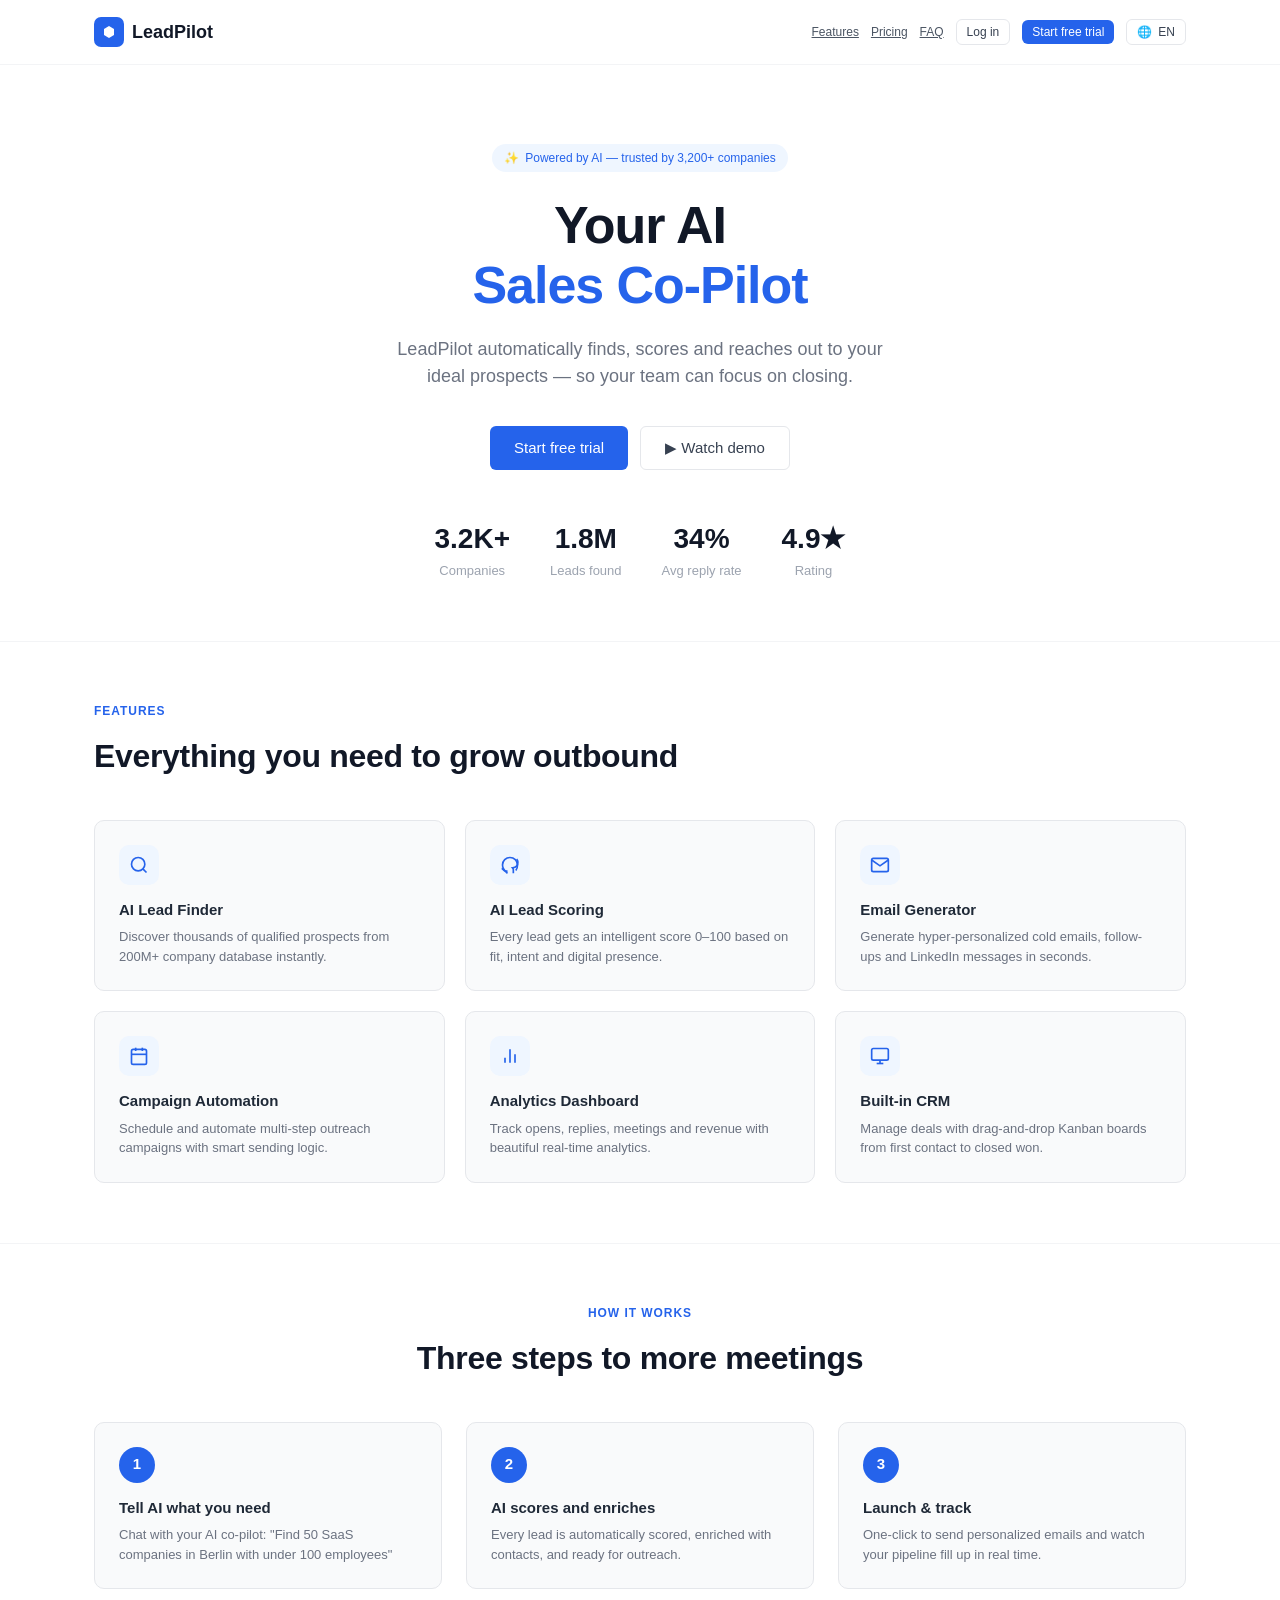
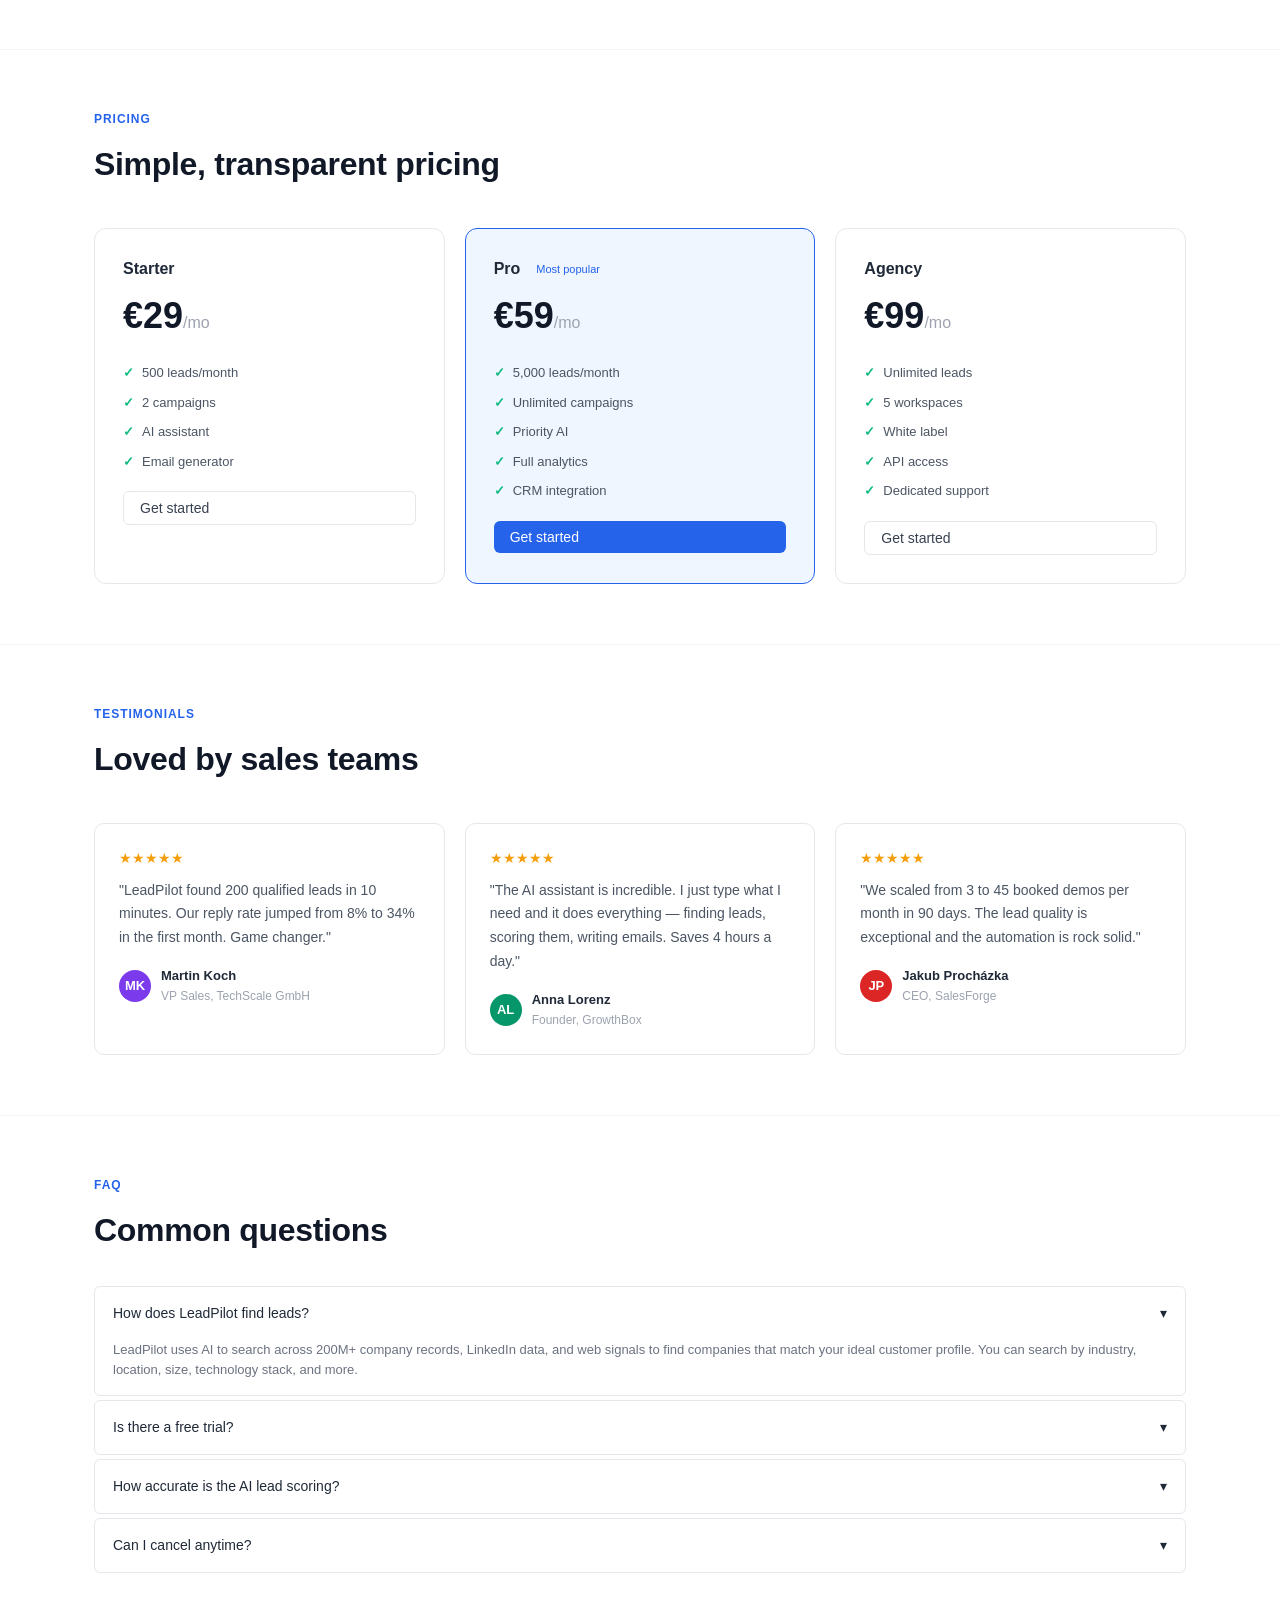
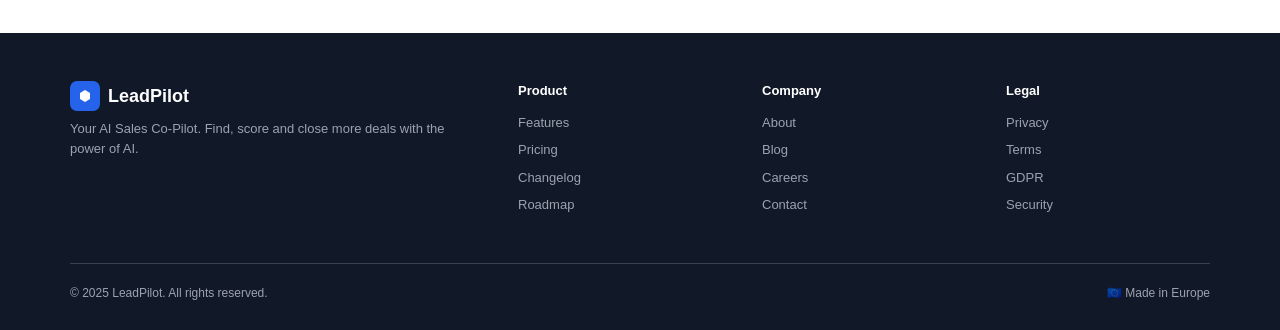
<file: html/index.html>
<!DOCTYPE html>
<html lang="en">
<head>
<meta charset="UTF-8">
<meta name="viewport" content="width=device-width, initial-scale=1.0">
<title>LeadPilot – AI Sales Intelligence Platform</title>
<style>
  :root {
    --blue: #2563EB;
    --blue-light: #EFF6FF;
    --blue-mid: #DBEAFE;
    --blue-dark: #1D4ED8;
    --gray-50: #F9FAFB;
    --gray-100: #F3F4F6;
    --gray-200: #E5E7EB;
    --gray-300: #D1D5DB;
    --gray-400: #9CA3AF;
    --gray-500: #6B7280;
    --gray-600: #4B5563;
    --gray-700: #374151;
    --gray-800: #1F2937;
    --gray-900: #111827;
    --green: #10B981;
    --green-light: #ECFDF5;
    --red: #EF4444;
    --red-light: #FEF2F2;
    --yellow: #F59E0B;
    --yellow-light: #FFFBEB;
    --purple: #8B5CF6;
    --white: #FFFFFF;
    --sidebar-width: 240px;
    --topbar-height: 60px;
    --radius: 10px;
    --radius-sm: 6px;
    --shadow: 0 1px 3px rgba(0,0,0,0.08), 0 1px 2px rgba(0,0,0,0.04);
    --shadow-md: 0 4px 6px rgba(0,0,0,0.05), 0 2px 4px rgba(0,0,0,0.04);
    --shadow-lg: 0 10px 15px rgba(0,0,0,0.06), 0 4px 6px rgba(0,0,0,0.04);
    --font: 'Inter', -apple-system, BlinkMacSystemFont, 'Segoe UI', sans-serif;
  }
  * { box-sizing: border-box; margin: 0; padding: 0; }
  body { font-family: var(--font); background: var(--white); color: var(--gray-800); font-size: 14px; line-height: 1.5; }
  
  /* UTILS */
  .hidden { display: none !important; }
  .flex { display: flex; }
  .flex-col { flex-direction: column; }
  .items-center { align-items: center; }
  .justify-between { justify-content: space-between; }
  .gap-1 { gap: 4px; } .gap-2 { gap: 8px; } .gap-3 { gap: 12px; } .gap-4 { gap: 16px; } .gap-6 { gap: 24px; }
  .w-full { width: 100%; }
  .text-sm { font-size: 12px; } .text-base { font-size: 14px; } .text-lg { font-size: 16px; } .text-xl { font-size: 20px; } .text-2xl { font-size: 24px; } .text-3xl { font-size: 30px; }
  .font-medium { font-weight: 500; } .font-semibold { font-weight: 600; } .font-bold { font-weight: 700; }
  .text-gray { color: var(--gray-500); } .text-blue { color: var(--blue); }
  .mt-1 { margin-top: 4px; } .mt-2 { margin-top: 8px; } .mt-3 { margin-top: 12px; } .mt-4 { margin-top: 16px; } .mt-6 { margin-top: 24px; }
  .mb-1 { margin-bottom: 4px; } .mb-2 { margin-bottom: 8px; } .mb-4 { margin-bottom: 16px; }
  .p-2 { padding: 8px; } .p-3 { padding: 12px; } .p-4 { padding: 16px; } .p-6 { padding: 24px; }
  .rounded { border-radius: var(--radius-sm); } .rounded-lg { border-radius: var(--radius); } .rounded-full { border-radius: 999px; }
  .border { border: 1px solid var(--gray-200); }
  .cursor-pointer { cursor: pointer; }
  .truncate { overflow: hidden; text-overflow: ellipsis; white-space: nowrap; }
  .relative { position: relative; }
  .grid-2 { display: grid; grid-template-columns: 1fr 1fr; gap: 16px; }
  .grid-3 { display: grid; grid-template-columns: 1fr 1fr 1fr; gap: 16px; }
  .grid-4 { display: grid; grid-template-columns: 1fr 1fr 1fr 1fr; gap: 16px; }

  /* BUTTONS */
  .btn { display: inline-flex; align-items: center; gap: 6px; padding: 8px 16px; border-radius: var(--radius-sm); font-size: 14px; font-weight: 500; cursor: pointer; border: none; transition: all 0.15s; white-space: nowrap; }
  .btn-primary { background: var(--blue); color: white; }
  .btn-primary:hover { background: var(--blue-dark); }
  .btn-secondary { background: var(--white); color: var(--gray-700); border: 1px solid var(--gray-200); }
  .btn-secondary:hover { background: var(--gray-50); }
  .btn-ghost { background: transparent; color: var(--gray-600); }
  .btn-ghost:hover { background: var(--gray-100); }
  .btn-danger { background: var(--red); color: white; }
  .btn-danger:hover { background: #DC2626; }
  .btn-sm { padding: 5px 10px; font-size: 12px; }
  .btn-lg { padding: 12px 24px; font-size: 15px; }
  .btn-icon { padding: 7px; width: 32px; height: 32px; justify-content: center; }

  /* INPUTS */
  .input { width: 100%; padding: 8px 12px; border: 1px solid var(--gray-200); border-radius: var(--radius-sm); font-size: 14px; color: var(--gray-800); background: white; transition: border-color 0.15s; outline: none; font-family: var(--font); }
  .input:focus { border-color: var(--blue); box-shadow: 0 0 0 3px rgba(37,99,235,0.1); }
  .input::placeholder { color: var(--gray-400); }
  .select { appearance: none; background-image: url("data:image/svg+xml,%3Csvg xmlns='http://www.w3.org/2000/svg' width='12' height='8' viewBox='0 0 12 8'%3E%3Cpath d='M1 1l5 5 5-5' stroke='%236B7280' stroke-width='1.5' fill='none' stroke-linecap='round'/%3E%3C/svg%3E"); background-repeat: no-repeat; background-position: right 10px center; padding-right: 30px; }
  .label { display: block; font-size: 13px; font-weight: 500; color: var(--gray-700); margin-bottom: 5px; }
  .form-group { margin-bottom: 16px; }

  /* CARDS */
  .card { background: white; border: 1px solid var(--gray-200); border-radius: var(--radius); padding: 20px; }
  .card-sm { padding: 14px; }
  .stat-card { background: white; border: 1px solid var(--gray-200); border-radius: var(--radius); padding: 20px; }

  /* BADGES */
  .badge { display: inline-flex; align-items: center; gap: 4px; padding: 2px 8px; border-radius: 999px; font-size: 11px; font-weight: 500; }
  .badge-blue { background: var(--blue-light); color: var(--blue); }
  .badge-green { background: var(--green-light); color: var(--green); }
  .badge-red { background: var(--red-light); color: var(--red); }
  .badge-yellow { background: var(--yellow-light); color: var(--yellow); }
  .badge-gray { background: var(--gray-100); color: var(--gray-600); }
  .badge-purple { background: #F5F3FF; color: var(--purple); }

  /* AVATAR */
  .avatar { width: 32px; height: 32px; border-radius: 50%; background: var(--blue); color: white; display: flex; align-items: center; justify-content: center; font-size: 13px; font-weight: 600; flex-shrink: 0; }

  /* TABLES */
  .table-wrap { overflow-x: auto; }
  table { width: 100%; border-collapse: collapse; font-size: 13px; }
  th { padding: 10px 12px; text-align: left; font-weight: 500; color: var(--gray-500); border-bottom: 1px solid var(--gray-200); background: var(--gray-50); font-size: 12px; }
  td { padding: 11px 12px; border-bottom: 1px solid var(--gray-100); vertical-align: middle; }
  tr:hover td { background: var(--gray-50); }
  tr:last-child td { border-bottom: none; }

  /* SCORE BAR */
  .score-bar { height: 6px; border-radius: 99px; background: var(--gray-100); overflow: hidden; }
  .score-fill { height: 100%; border-radius: 99px; transition: width 0.6s ease; }
  .score-high { background: var(--green); }
  .score-mid { background: var(--yellow); }
  .score-low { background: var(--red); }

  /* TABS */
  .tabs { display: flex; border-bottom: 1px solid var(--gray-200); gap: 0; margin-bottom: 20px; }
  .tab { padding: 10px 16px; font-size: 13px; font-weight: 500; color: var(--gray-500); cursor: pointer; border-bottom: 2px solid transparent; margin-bottom: -1px; transition: all 0.15s; }
  .tab:hover { color: var(--gray-700); }
  .tab.active { color: var(--blue); border-bottom-color: var(--blue); }

  /* MODAL */
  .modal-bg { position: fixed; inset: 0; background: rgba(0,0,0,0.4); z-index: 1000; display: flex; align-items: center; justify-content: center; padding: 20px; }
  .modal { background: white; border-radius: 12px; width: 100%; max-width: 520px; box-shadow: var(--shadow-lg); overflow: hidden; animation: modalIn 0.2s ease; }
  .modal-lg { max-width: 720px; }
  .modal-header { padding: 20px 24px 16px; border-bottom: 1px solid var(--gray-100); display: flex; align-items: center; justify-content: space-between; }
  .modal-body { padding: 20px 24px; max-height: 70vh; overflow-y: auto; }
  .modal-footer { padding: 16px 24px; border-top: 1px solid var(--gray-100); display: flex; justify-content: flex-end; gap: 8px; }
  @keyframes modalIn { from { opacity:0; transform:scale(0.97) translateY(-8px); } to { opacity:1; transform:scale(1) translateY(0); } }

  /* TOAST */
  .toast-container { position: fixed; bottom: 24px; right: 24px; z-index: 2000; display: flex; flex-direction: column; gap: 8px; }
  .toast { background: var(--gray-900); color: white; padding: 12px 16px; border-radius: var(--radius-sm); font-size: 13px; display: flex; align-items: center; gap: 8px; box-shadow: var(--shadow-lg); animation: toastIn 0.2s ease; min-width: 240px; }
  .toast-success { background: var(--green); }
  .toast-error { background: var(--red); }
  @keyframes toastIn { from { opacity:0; transform:translateX(20px); } to { opacity:1; transform:translateX(0); } }

  /* DROPDOWN */
  .dropdown { position: relative; }
  .dropdown-menu { position: absolute; top: calc(100% + 6px); right: 0; background: white; border: 1px solid var(--gray-200); border-radius: var(--radius); box-shadow: var(--shadow-lg); min-width: 180px; z-index: 500; overflow: hidden; animation: menuIn 0.15s ease; }
  @keyframes menuIn { from { opacity:0; transform:translateY(-4px); } to { opacity:1; transform:translateY(0); } }
  .dropdown-item { padding: 9px 14px; font-size: 13px; color: var(--gray-700); cursor: pointer; display: flex; align-items: center; gap: 8px; }
  .dropdown-item:hover { background: var(--gray-50); }
  .dropdown-divider { height: 1px; background: var(--gray-100); margin: 4px 0; }

  /* ========== LANDING PAGE ========== */
  #page-landing { display: block; }
  .landing-nav { position: fixed; top: 0; left: 0; right: 0; z-index: 100; background: rgba(255,255,255,0.9); backdrop-filter: blur(12px); border-bottom: 1px solid var(--gray-100); }
  .landing-nav-inner { max-width: 1140px; margin: 0 auto; padding: 0 24px; height: 64px; display: flex; align-items: center; justify-content: space-between; }
  .logo { display: flex; align-items: center; gap: 8px; font-size: 18px; font-weight: 700; color: var(--gray-900); cursor: pointer; }
  .logo-mark { width: 30px; height: 30px; background: var(--blue); border-radius: 7px; display: flex; align-items: center; justify-content: center; }
  .logo-mark svg { color: white; }
  .landing-sections { padding-top: 64px; }
  
  .hero { max-width: 1140px; margin: 0 auto; padding: 80px 24px 60px; text-align: center; }
  .hero-badge { display: inline-flex; align-items: center; gap: 6px; background: var(--blue-light); color: var(--blue); padding: 5px 12px; border-radius: 99px; font-size: 12px; font-weight: 500; margin-bottom: 24px; }
  .hero h1 { font-size: 52px; font-weight: 700; line-height: 1.15; color: var(--gray-900); margin-bottom: 20px; letter-spacing: -0.02em; }
  .hero h1 span { color: var(--blue); }
  .hero p { font-size: 18px; color: var(--gray-500); max-width: 520px; margin: 0 auto 36px; }
  .hero-actions { display: flex; gap: 12px; justify-content: center; }
  .hero-stats { display: flex; gap: 40px; justify-content: center; margin-top: 48px; }
  .hero-stat { text-align: center; }
  .hero-stat strong { display: block; font-size: 28px; font-weight: 700; color: var(--gray-900); }
  .hero-stat span { font-size: 13px; color: var(--gray-400); }

  .landing-section { max-width: 1140px; margin: 0 auto; padding: 60px 24px; }
  .section-label { font-size: 12px; font-weight: 600; color: var(--blue); letter-spacing: 0.08em; text-transform: uppercase; margin-bottom: 12px; }
  .section-title { font-size: 32px; font-weight: 700; color: var(--gray-900); margin-bottom: 12px; letter-spacing: -0.01em; }
  .section-sub { font-size: 16px; color: var(--gray-500); max-width: 480px; }
  .section-divider { border: none; border-top: 1px solid var(--gray-100); margin: 0; }

  .features-grid { display: grid; grid-template-columns: repeat(3, 1fr); gap: 20px; margin-top: 40px; }
  .feature-card { background: var(--gray-50); border: 1px solid var(--gray-200); border-radius: var(--radius); padding: 24px; }
  .feature-icon { width: 40px; height: 40px; background: var(--blue-light); border-radius: 10px; display: flex; align-items: center; justify-content: center; margin-bottom: 14px; color: var(--blue); }
  .feature-card h3 { font-size: 15px; font-weight: 600; margin-bottom: 6px; }
  .feature-card p { font-size: 13px; color: var(--gray-500); }

  .pricing-grid { display: grid; grid-template-columns: repeat(3, 1fr); gap: 20px; margin-top: 40px; }
  .pricing-card { border: 1px solid var(--gray-200); border-radius: 12px; padding: 28px; }
  .pricing-card.featured { border-color: var(--blue); background: var(--blue-light); }
  .price { font-size: 36px; font-weight: 700; color: var(--gray-900); }
  .price span { font-size: 16px; color: var(--gray-400); font-weight: 400; }
  .pricing-features { list-style: none; margin: 20px 0; display: flex; flex-direction: column; gap: 10px; }
  .pricing-features li { display: flex; align-items: center; gap: 8px; font-size: 13px; color: var(--gray-600); }
  .pricing-features li::before { content: '✓'; color: var(--green); font-weight: 700; }

  .testimonials-grid { display: grid; grid-template-columns: repeat(3, 1fr); gap: 20px; margin-top: 40px; }
  .testimonial { border: 1px solid var(--gray-200); border-radius: var(--radius); padding: 24px; }
  .testimonial p { font-size: 14px; color: var(--gray-600); line-height: 1.7; margin-bottom: 16px; }
  .testimonial-author { display: flex; align-items: center; gap: 10px; }
  .testimonial-author strong { font-size: 13px; display: block; }
  .testimonial-author span { font-size: 12px; color: var(--gray-400); }

  .faq-list { margin-top: 32px; display: flex; flex-direction: column; gap: 4px; }
  .faq-item { border: 1px solid var(--gray-200); border-radius: var(--radius-sm); overflow: hidden; }
  .faq-q { padding: 16px 18px; font-weight: 500; cursor: pointer; display: flex; justify-content: space-between; align-items: center; }
  .faq-q:hover { background: var(--gray-50); }
  .faq-a { padding: 0 18px 16px; font-size: 13px; color: var(--gray-500); display: none; }
  .faq-item.open .faq-a { display: block; }

  .landing-footer { background: var(--gray-900); color: var(--gray-400); padding: 48px 24px 28px; }
  .footer-inner { max-width: 1140px; margin: 0 auto; }
  .footer-grid { display: grid; grid-template-columns: 2fr 1fr 1fr 1fr; gap: 40px; margin-bottom: 40px; }
  .footer-brand p { font-size: 13px; margin-top: 8px; }
  .footer-col h4 { color: white; font-size: 13px; font-weight: 600; margin-bottom: 12px; }
  .footer-col a { display: block; font-size: 13px; color: var(--gray-400); margin-bottom: 8px; cursor: pointer; }
  .footer-col a:hover { color: white; }
  .footer-bottom { border-top: 1px solid var(--gray-700); padding-top: 20px; display: flex; justify-content: space-between; font-size: 12px; }

  /* ========== AUTH PAGES ========== */
  .auth-page { min-height: 100vh; display: flex; align-items: center; justify-content: center; background: var(--gray-50); padding: 24px; }
  .auth-card { background: white; border: 1px solid var(--gray-200); border-radius: 14px; padding: 40px; width: 100%; max-width: 400px; box-shadow: var(--shadow-md); }
  .auth-logo { display: flex; justify-content: center; margin-bottom: 28px; }
  .auth-title { font-size: 22px; font-weight: 700; text-align: center; margin-bottom: 6px; }
  .auth-sub { font-size: 13px; color: var(--gray-500); text-align: center; margin-bottom: 28px; }
  .auth-divider { display: flex; align-items: center; gap: 12px; margin: 20px 0; }
  .auth-divider span { font-size: 12px; color: var(--gray-400); white-space: nowrap; }
  .auth-divider::before, .auth-divider::after { content: ''; flex: 1; height: 1px; background: var(--gray-200); }
  .auth-social { display: grid; grid-template-columns: 1fr 1fr; gap: 8px; }
  .social-btn { display: flex; align-items: center; justify-content: center; gap: 8px; padding: 9px; border: 1px solid var(--gray-200); border-radius: var(--radius-sm); cursor: pointer; font-size: 13px; font-weight: 500; background: white; }
  .social-btn:hover { background: var(--gray-50); }
  .auth-link { font-size: 13px; text-align: center; margin-top: 20px; color: var(--gray-500); }
  .auth-link a { color: var(--blue); cursor: pointer; font-weight: 500; }

  /* ========== APP LAYOUT ========== */
  #app-layout { display: none; min-height: 100vh; }
  .sidebar { width: var(--sidebar-width); background: white; border-right: 1px solid var(--gray-200); position: fixed; left: 0; top: 0; bottom: 0; display: flex; flex-direction: column; z-index: 200; }
  .sidebar-logo { padding: 16px 16px 12px; border-bottom: 1px solid var(--gray-100); }
  .sidebar-nav { flex: 1; overflow-y: auto; padding: 8px 8px; }
  .nav-section { margin-bottom: 4px; }
  .nav-section-label { font-size: 10px; font-weight: 600; text-transform: uppercase; letter-spacing: 0.08em; color: var(--gray-400); padding: 8px 10px 4px; }
  .nav-item { display: flex; align-items: center; gap: 9px; padding: 8px 10px; border-radius: var(--radius-sm); cursor: pointer; font-size: 13px; font-weight: 500; color: var(--gray-600); transition: all 0.12s; margin-bottom: 1px; }
  .nav-item:hover { background: var(--gray-50); color: var(--gray-900); }
  .nav-item.active { background: var(--blue-light); color: var(--blue); }
  .nav-item svg { flex-shrink: 0; opacity: 0.8; }
  .nav-item.active svg { opacity: 1; }
  .nav-badge { margin-left: auto; background: var(--blue); color: white; font-size: 10px; padding: 1px 6px; border-radius: 99px; font-weight: 600; }
  .sidebar-bottom { padding: 12px 8px; border-top: 1px solid var(--gray-100); }
  .sidebar-user { display: flex; align-items: center; gap: 9px; padding: 8px 10px; border-radius: var(--radius-sm); cursor: pointer; }
  .sidebar-user:hover { background: var(--gray-50); }
  .sidebar-user-info { flex: 1; overflow: hidden; }
  .sidebar-user-name { font-size: 13px; font-weight: 500; color: var(--gray-800); truncate: overflow hidden; }
  .sidebar-user-email { font-size: 11px; color: var(--gray-400); }

  .app-main { margin-left: var(--sidebar-width); min-height: 100vh; display: flex; flex-direction: column; }
  .topbar { height: var(--topbar-height); border-bottom: 1px solid var(--gray-200); background: white; display: flex; align-items: center; padding: 0 24px; gap: 12px; position: sticky; top: 0; z-index: 100; }
  .topbar-search { flex: 1; max-width: 360px; position: relative; }
  .topbar-search svg { position: absolute; left: 10px; top: 50%; transform: translateY(-50%); color: var(--gray-400); }
  .topbar-search input { width: 100%; padding: 7px 12px 7px 34px; border: 1px solid var(--gray-200); border-radius: var(--radius-sm); font-size: 13px; background: var(--gray-50); }
  .topbar-search input:focus { outline: none; border-color: var(--blue); background: white; }
  .topbar-actions { margin-left: auto; display: flex; align-items: center; gap: 6px; }
  .topbar-icon { width: 34px; height: 34px; border-radius: var(--radius-sm); display: flex; align-items: center; justify-content: center; color: var(--gray-500); cursor: pointer; }
  .topbar-icon:hover { background: var(--gray-100); color: var(--gray-800); }
  .page-content { flex: 1; padding: 28px; overflow-x: hidden; }
  .page-header { margin-bottom: 24px; }
  .page-title { font-size: 22px; font-weight: 700; color: var(--gray-900); margin-bottom: 4px; }
  .page-desc { font-size: 13px; color: var(--gray-500); }
  .page-header-row { display: flex; align-items: center; justify-content: space-between; margin-bottom: 24px; }

  /* ========== DASHBOARD ========== */
  .stats-row { display: grid; grid-template-columns: repeat(4, 1fr); gap: 16px; margin-bottom: 24px; }
  .stat-value { font-size: 28px; font-weight: 700; color: var(--gray-900); }
  .stat-label { font-size: 12px; color: var(--gray-500); margin-top: 2px; }
  .stat-change { font-size: 11px; margin-top: 8px; }
  .stat-up { color: var(--green); }
  .stat-down { color: var(--red); }

  .mini-chart { height: 60px; display: flex; align-items: flex-end; gap: 3px; }
  .mini-bar { flex: 1; border-radius: 3px 3px 0 0; background: var(--blue); opacity: 0.2; min-width: 4px; transition: opacity 0.2s; }
  .mini-bar:last-child { opacity: 1; }

  /* ========== AI ASSISTANT ========== */
  .chat-layout { display: flex; height: calc(100vh - var(--topbar-height) - 56px); gap: 0; }
  .chat-sidebar { width: 240px; border-right: 1px solid var(--gray-200); padding: 16px 12px; overflow-y: auto; flex-shrink: 0; }
  .chat-history-item { padding: 8px 10px; border-radius: var(--radius-sm); cursor: pointer; font-size: 12px; color: var(--gray-600); margin-bottom: 2px; }
  .chat-history-item:hover { background: var(--gray-50); }
  .chat-history-item.active { background: var(--blue-light); color: var(--blue); }
  .chat-main { flex: 1; display: flex; flex-direction: column; min-width: 0; }
  .chat-messages { flex: 1; overflow-y: auto; padding: 20px 24px; display: flex; flex-direction: column; gap: 16px; }
  .chat-msg { display: flex; gap: 10px; max-width: 80%; }
  .chat-msg.user { flex-direction: row-reverse; align-self: flex-end; }
  .chat-bubble { padding: 11px 14px; border-radius: 12px; font-size: 13px; line-height: 1.6; }
  .chat-msg.ai .chat-bubble { background: var(--gray-50); border: 1px solid var(--gray-200); color: var(--gray-800); border-radius: 4px 12px 12px 12px; }
  .chat-msg.user .chat-bubble { background: var(--blue); color: white; border-radius: 12px 4px 12px 12px; }
  .chat-avatar { width: 28px; height: 28px; border-radius: 50%; display: flex; align-items: center; justify-content: center; font-size: 11px; font-weight: 700; flex-shrink: 0; margin-top: 2px; }
  .ai-avatar { background: var(--blue-light); color: var(--blue); }
  .user-avatar { background: var(--blue); color: white; }
  .chat-input-area { padding: 16px 24px; border-top: 1px solid var(--gray-200); }
  .chat-input-row { display: flex; gap: 8px; align-items: flex-end; }
  .chat-input { flex: 1; resize: none; border: 1px solid var(--gray-200); border-radius: 10px; padding: 10px 14px; font-size: 13px; font-family: var(--font); min-height: 44px; max-height: 120px; outline: none; }
  .chat-input:focus { border-color: var(--blue); }
  .prompt-chips { display: flex; flex-wrap: wrap; gap: 6px; margin-bottom: 10px; }
  .prompt-chip { padding: 5px 10px; border: 1px solid var(--gray-200); border-radius: 99px; font-size: 11px; cursor: pointer; color: var(--gray-600); background: white; }
  .prompt-chip:hover { border-color: var(--blue); color: var(--blue); }

  /* AI result table inside chat */
  .chat-result { background: white; border: 1px solid var(--gray-200); border-radius: 10px; overflow: hidden; margin-top: 8px; font-size: 12px; }
  .chat-result-header { padding: 10px 14px; background: var(--gray-50); border-bottom: 1px solid var(--gray-200); font-weight: 600; font-size: 12px; display: flex; align-items: center; justify-content: space-between; }

  /* ========== LEAD FINDER ========== */
  .filter-bar { display: flex; gap: 8px; margin-bottom: 16px; flex-wrap: wrap; align-items: center; }
  .lead-score-badge { display: inline-flex; align-items: center; gap: 4px; padding: 2px 7px; border-radius: 4px; font-size: 11px; font-weight: 600; }
  .score-a { background: #ECFDF5; color: #059669; }
  .score-b { background: #EFF6FF; color: #2563EB; }
  .score-c { background: #FFFBEB; color: #D97706; }
  .score-d { background: #FEF2F2; color: #DC2626; }

  /* ========== KANBAN ========== */
  .kanban-board { display: flex; gap: 14px; overflow-x: auto; padding-bottom: 16px; }
  .kanban-col { flex-shrink: 0; width: 220px; }
  .kanban-col-header { display: flex; align-items: center; justify-content: space-between; padding: 10px 12px; background: var(--gray-50); border: 1px solid var(--gray-200); border-radius: var(--radius-sm) var(--radius-sm) 0 0; }
  .kanban-col-title { font-size: 12px; font-weight: 600; color: var(--gray-700); display: flex; align-items: center; gap: 6px; }
  .kanban-count { background: white; border: 1px solid var(--gray-200); color: var(--gray-600); padding: 1px 6px; border-radius: 99px; font-size: 10px; }
  .kanban-col-body { border: 1px solid var(--gray-200); border-top: none; border-radius: 0 0 var(--radius-sm) var(--radius-sm); padding: 8px; min-height: 300px; background: var(--gray-50); display: flex; flex-direction: column; gap: 6px; }
  .kanban-card { background: white; border: 1px solid var(--gray-200); border-radius: var(--radius-sm); padding: 11px 12px; cursor: grab; box-shadow: var(--shadow); }
  .kanban-card:hover { box-shadow: var(--shadow-md); border-color: var(--gray-300); }
  .kanban-card-title { font-size: 12px; font-weight: 600; color: var(--gray-800); margin-bottom: 4px; }
  .kanban-card-sub { font-size: 11px; color: var(--gray-500); }
  .kanban-card-footer { margin-top: 8px; display: flex; align-items: center; justify-content: space-between; }

  /* ========== ANALYTICS ========== */
  .chart-container { background: white; border: 1px solid var(--gray-200); border-radius: var(--radius); padding: 20px; }
  .chart-title { font-size: 14px; font-weight: 600; margin-bottom: 4px; }
  .chart-sub { font-size: 12px; color: var(--gray-400); margin-bottom: 16px; }
  .bar-chart { display: flex; align-items: flex-end; gap: 6px; height: 120px; }
  .bar-col { display: flex; flex-direction: column; align-items: center; gap: 4px; flex: 1; }
  .bar { width: 100%; border-radius: 4px 4px 0 0; min-width: 20px; transition: opacity 0.2s; cursor: pointer; }
  .bar:hover { opacity: 0.8; }
  .bar-label { font-size: 10px; color: var(--gray-400); }
  .line-chart { position: relative; height: 120px; }
  .line-path { stroke-dasharray: 600; stroke-dashoffset: 600; animation: drawLine 1.5s ease forwards; }
  @keyframes drawLine { to { stroke-dashoffset: 0; } }
  .donut-chart { display: flex; align-items: center; gap: 20px; }
  .donut-legend { display: flex; flex-direction: column; gap: 8px; }
  .donut-legend-item { display: flex; align-items: center; gap: 8px; font-size: 12px; }
  .donut-dot { width: 10px; height: 10px; border-radius: 50%; flex-shrink: 0; }

  /* ========== BILLING ========== */
  .billing-plan-card { border: 2px solid var(--gray-200); border-radius: 12px; padding: 24px; cursor: pointer; transition: all 0.15s; }
  .billing-plan-card:hover { border-color: var(--blue); }
  .billing-plan-card.selected { border-color: var(--blue); background: var(--blue-light); }
  .payment-method { display: flex; align-items: center; gap: 10px; padding: 12px 14px; border: 1px solid var(--gray-200); border-radius: var(--radius-sm); cursor: pointer; margin-bottom: 8px; }
  .payment-method:hover { border-color: var(--blue); }
  .payment-method.selected { border-color: var(--blue); background: var(--blue-light); }

  /* ========== ADMIN ========== */
  .admin-badge { background: var(--red); color: white; font-size: 10px; padding: 1px 6px; border-radius: 99px; font-weight: 600; }

  /* ========== PROGRESS ========== */
  .progress-ring { transform: rotate(-90deg); }
  .ring-bg { fill: none; }
  .ring-fill { fill: none; stroke-linecap: round; transition: stroke-dashoffset 0.8s ease; }

  /* ========== EMPTY STATE ========== */
  .empty-state { text-align: center; padding: 60px 20px; }
  .empty-state svg { margin-bottom: 16px; }
  .empty-state h3 { font-size: 16px; font-weight: 600; margin-bottom: 6px; }
  .empty-state p { font-size: 13px; color: var(--gray-400); margin-bottom: 20px; }

  /* ========== LOADING ========== */
  .skeleton { background: linear-gradient(90deg, var(--gray-100) 25%, var(--gray-200) 50%, var(--gray-100) 75%); background-size: 200% 100%; animation: shimmer 1.5s infinite; border-radius: 6px; }
  @keyframes shimmer { 0% { background-position: 200% 0; } 100% { background-position: -200% 0; } }

  /* ========== SETTINGS LAYOUT ========== */
  .settings-layout { display: flex; gap: 24px; }
  .settings-nav { width: 200px; flex-shrink: 0; }
  .settings-nav-item { padding: 7px 12px; border-radius: var(--radius-sm); font-size: 13px; cursor: pointer; color: var(--gray-600); }
  .settings-nav-item:hover { background: var(--gray-50); }
  .settings-nav-item.active { background: var(--blue-light); color: var(--blue); font-weight: 500; }
  .settings-content { flex: 1; min-width: 0; }

  /* Toggle */
  .toggle { position: relative; display: inline-block; width: 36px; height: 20px; }
  .toggle input { opacity: 0; width: 0; height: 0; }
  .toggle-slider { position: absolute; inset: 0; background: var(--gray-300); border-radius: 99px; cursor: pointer; transition: 0.2s; }
  .toggle-slider::before { position: absolute; content: ""; height: 14px; width: 14px; left: 3px; bottom: 3px; background: white; border-radius: 50%; transition: 0.2s; }
  .toggle input:checked + .toggle-slider { background: var(--blue); }
  .toggle input:checked + .toggle-slider::before { transform: translateX(16px); }

  /* Campaign status */
  .campaign-bar { display: flex; height: 8px; border-radius: 99px; overflow: hidden; }
  .campaign-bar-seg { height: 100%; transition: width 0.6s ease; }

  /* Notification dot */
  .notif-dot { width: 8px; height: 8px; border-radius: 50%; background: var(--red); position: absolute; top: 4px; right: 4px; border: 2px solid white; }

  /* Company profile */
  .profile-header { background: linear-gradient(to right, var(--gray-50), white); border: 1px solid var(--gray-200); border-radius: var(--radius); padding: 24px; margin-bottom: 16px; display: flex; gap: 20px; align-items: flex-start; }
  .company-logo { width: 56px; height: 56px; border-radius: 12px; background: var(--blue-light); border: 1px solid var(--gray-200); display: flex; align-items: center; justify-content: center; font-size: 20px; font-weight: 700; color: var(--blue); flex-shrink: 0; }
  .score-circle { width: 70px; height: 70px; flex-shrink: 0; }

  /* Email editor */
  .email-editor { border: 1px solid var(--gray-200); border-radius: var(--radius); overflow: hidden; }
  .email-editor-toolbar { padding: 8px 12px; background: var(--gray-50); border-bottom: 1px solid var(--gray-200); display: flex; gap: 4px; }
  .email-editor-body { padding: 14px; min-height: 160px; font-size: 13px; color: var(--gray-700); line-height: 1.7; outline: none; }
  .email-editor-body:empty::before { content: attr(data-placeholder); color: var(--gray-400); }

  /* Typing indicator */
  .typing-dots { display: flex; gap: 3px; padding: 4px 0; }
  .typing-dot { width: 6px; height: 6px; border-radius: 50%; background: var(--gray-400); animation: typingDot 1.2s ease infinite; }
  .typing-dot:nth-child(2) { animation-delay: 0.2s; }
  .typing-dot:nth-child(3) { animation-delay: 0.4s; }
  @keyframes typingDot { 0%,80%,100% { transform: scale(0.7); opacity: 0.4; } 40% { transform: scale(1); opacity: 1; } }

  /* Success animation */
  @keyframes checkIn { 0% { stroke-dashoffset: 40; } 100% { stroke-dashoffset: 0; } }
  .check-anim { stroke-dasharray: 40; stroke-dashoffset: 40; animation: checkIn 0.4s 0.1s ease forwards; }

  /* Responsive adjustments */
  @media (max-width: 900px) {
    .features-grid, .pricing-grid, .testimonials-grid { grid-template-columns: 1fr; }
    .stats-row { grid-template-columns: repeat(2, 1fr); }
    .footer-grid { grid-template-columns: 1fr 1fr; }
    .hero h1 { font-size: 36px; }
  }
</style>
</head>
<body>

<!-- ============================================================ LANDING PAGE ============================================================ -->
<div id="page-landing">
  <nav class="landing-nav">
    <div class="landing-nav-inner">
      <div class="logo" onclick="showPage('landing')">
        <div class="logo-mark"><svg width="16" height="16" viewBox="0 0 16 16" fill="none"><path d="M8 2L13 5V11L8 14L3 11V5L8 2Z" fill="white"/><path d="M8 6L10.5 7.5V10.5L8 12L5.5 10.5V7.5L8 6Z" fill="rgba(255,255,255,0.4)"/></svg></div>
        LeadPilot
      </div>
      <div class="flex gap-3 items-center">
        <a href="#" class="text-sm font-medium" style="color:var(--gray-600)" id="nav-features" onclick="scrollToSection('features')">Features</a>
        <a href="#" class="text-sm font-medium" style="color:var(--gray-600)" onclick="scrollToSection('pricing')">Pricing</a>
        <a href="#" class="text-sm font-medium" style="color:var(--gray-600)" onclick="scrollToSection('faq')">FAQ</a>
        <button class="btn btn-secondary btn-sm" onclick="showPage('login')" id="nav-login">Log in</button>
        <button class="btn btn-primary btn-sm" onclick="showPage('register')" id="nav-trial">Start free trial</button>
        <div class="dropdown">
          <button class="btn btn-secondary btn-sm" onclick="toggleDropdown('lang-dd')" id="lang-btn">🌐 <span id="lang-label">EN</span></button>
          <div class="dropdown-menu hidden" id="lang-dd">
            <div class="dropdown-item" onclick="setLang('en')">🇬🇧 English</div>
            <div class="dropdown-item" onclick="setLang('cs')">🇨🇿 Čeština</div>
            <div class="dropdown-item" onclick="setLang('ru')">🇷🇺 Русский</div>
          </div>
        </div>
      </div>
    </div>
  </nav>
  <div class="landing-sections">
    <!-- HERO -->
    <div class="hero">
      <div class="hero-badge">✨ <span data-t="hero_badge">Powered by AI — trusted by 3,200+ companies</span></div>
      <h1 data-t="hero_h1">Your AI<br><span>Sales Co-Pilot</span></h1>
      <p data-t="hero_sub">LeadPilot automatically finds, scores and reaches out to your ideal prospects — so your team can focus on closing.</p>
      <div class="hero-actions">
        <button class="btn btn-primary btn-lg" onclick="showPage('register')" data-t="hero_cta">Start free trial</button>
        <button class="btn btn-secondary btn-lg" onclick="showDemoModal()" data-t="hero_demo">▶ Watch demo</button>
      </div>
      <div class="hero-stats">
        <div class="hero-stat"><strong>3.2K+</strong><span data-t="stat_companies">Companies</span></div>
        <div class="hero-stat"><strong>1.8M</strong><span data-t="stat_leads">Leads found</span></div>
        <div class="hero-stat"><strong>34%</strong><span data-t="stat_reply">Avg reply rate</span></div>
        <div class="hero-stat"><strong>4.9★</strong><span data-t="stat_rating">Rating</span></div>
      </div>
    </div>
    <hr class="section-divider">
    <!-- FEATURES -->
    <div id="features" class="landing-section">
      <div class="section-label" data-t="features_label">Features</div>
      <div class="section-title" data-t="features_title">Everything you need to grow outbound</div>
      <div class="features-grid">
        <div class="feature-card">
          <div class="feature-icon"><svg width="20" height="20" viewBox="0 0 24 24" fill="none" stroke="currentColor" stroke-width="2"><circle cx="11" cy="11" r="8"/><path d="m21 21-4.35-4.35"/></svg></div>
          <h3 data-t="f1_title">AI Lead Finder</h3>
          <p data-t="f1_desc">Discover thousands of qualified prospects from 200M+ company database instantly.</p>
        </div>
        <div class="feature-card">
          <div class="feature-icon"><svg width="20" height="20" viewBox="0 0 24 24" fill="none" stroke="currentColor" stroke-width="2"><path d="M9 19c-5 1.5-5-2.5-7-3m14 6v-3.87a3.37 3.37 0 0 0-.94-2.61c3.14-.35 6.44-1.54 6.44-7A5.44 5.44 0 0 0 20 4.77"/><path d="M9 22S3 17 3 12a9 9 0 0 1 18 0c0 2.5-.8 5.1-2 6.7"/></svg></div>
          <h3 data-t="f2_title">AI Lead Scoring</h3>
          <p data-t="f2_desc">Every lead gets an intelligent score 0–100 based on fit, intent and digital presence.</p>
        </div>
        <div class="feature-card">
          <div class="feature-icon"><svg width="20" height="20" viewBox="0 0 24 24" fill="none" stroke="currentColor" stroke-width="2"><path d="M4 4h16c1.1 0 2 .9 2 2v12c0 1.1-.9 2-2 2H4c-1.1 0-2-.9-2-2V6c0-1.1.9-2 2-2z"/><polyline points="22,6 12,13 2,6"/></svg></div>
          <h3 data-t="f3_title">Email Generator</h3>
          <p data-t="f3_desc">Generate hyper-personalized cold emails, follow-ups and LinkedIn messages in seconds.</p>
        </div>
        <div class="feature-card">
          <div class="feature-icon"><svg width="20" height="20" viewBox="0 0 24 24" fill="none" stroke="currentColor" stroke-width="2"><rect x="3" y="4" width="18" height="18" rx="2" ry="2"/><line x1="16" y1="2" x2="16" y2="6"/><line x1="8" y1="2" x2="8" y2="6"/><line x1="3" y1="10" x2="21" y2="10"/></svg></div>
          <h3 data-t="f4_title">Campaign Automation</h3>
          <p data-t="f4_desc">Schedule and automate multi-step outreach campaigns with smart sending logic.</p>
        </div>
        <div class="feature-card">
          <div class="feature-icon"><svg width="20" height="20" viewBox="0 0 24 24" fill="none" stroke="currentColor" stroke-width="2"><line x1="18" y1="20" x2="18" y2="10"/><line x1="12" y1="20" x2="12" y2="4"/><line x1="6" y1="20" x2="6" y2="14"/></svg></div>
          <h3 data-t="f5_title">Analytics Dashboard</h3>
          <p data-t="f5_desc">Track opens, replies, meetings and revenue with beautiful real-time analytics.</p>
        </div>
        <div class="feature-card">
          <div class="feature-icon"><svg width="20" height="20" viewBox="0 0 24 24" fill="none" stroke="currentColor" stroke-width="2"><rect x="2" y="3" width="20" height="14" rx="2"/><line x1="8" y1="21" x2="16" y2="21"/><line x1="12" y1="17" x2="12" y2="21"/></svg></div>
          <h3 data-t="f6_title">Built-in CRM</h3>
          <p data-t="f6_desc">Manage deals with drag-and-drop Kanban boards from first contact to closed won.</p>
        </div>
      </div>
    </div>
    <hr class="section-divider">
    <!-- HOW IT WORKS -->
    <div class="landing-section" style="text-align:center">
      <div class="section-label" data-t="how_label">How it works</div>
      <div class="section-title" data-t="how_title">Three steps to more meetings</div>
      <div style="display:grid;grid-template-columns:repeat(3,1fr);gap:24px;margin-top:40px;text-align:left">
        <div style="padding:24px;background:var(--gray-50);border-radius:var(--radius);border:1px solid var(--gray-200)">
          <div style="width:36px;height:36px;background:var(--blue);color:white;border-radius:50%;display:flex;align-items:center;justify-content:center;font-weight:700;font-size:15px;margin-bottom:14px">1</div>
          <h3 style="font-size:15px;font-weight:600;margin-bottom:6px" data-t="how1_title">Tell AI what you need</h3>
          <p style="font-size:13px;color:var(--gray-500)" data-t="how1_desc">Chat with your AI co-pilot: "Find 50 SaaS companies in Berlin with under 100 employees"</p>
        </div>
        <div style="padding:24px;background:var(--gray-50);border-radius:var(--radius);border:1px solid var(--gray-200)">
          <div style="width:36px;height:36px;background:var(--blue);color:white;border-radius:50%;display:flex;align-items:center;justify-content:center;font-weight:700;font-size:15px;margin-bottom:14px">2</div>
          <h3 style="font-size:15px;font-weight:600;margin-bottom:6px" data-t="how2_title">AI scores and enriches</h3>
          <p style="font-size:13px;color:var(--gray-500)" data-t="how2_desc">Every lead is automatically scored, enriched with contacts, and ready for outreach.</p>
        </div>
        <div style="padding:24px;background:var(--gray-50);border-radius:var(--radius);border:1px solid var(--gray-200)">
          <div style="width:36px;height:36px;background:var(--blue);color:white;border-radius:50%;display:flex;align-items:center;justify-content:center;font-weight:700;font-size:15px;margin-bottom:14px">3</div>
          <h3 style="font-size:15px;font-weight:600;margin-bottom:6px" data-t="how3_title">Launch & track</h3>
          <p style="font-size:13px;color:var(--gray-500)" data-t="how3_desc">One-click to send personalized emails and watch your pipeline fill up in real time.</p>
        </div>
      </div>
    </div>
    <hr class="section-divider">
    <!-- PRICING -->
    <div id="pricing" class="landing-section">
      <div class="section-label" data-t="pricing_label">Pricing</div>
      <div class="section-title" data-t="pricing_title">Simple, transparent pricing</div>
      <div class="pricing-grid">
        <div class="pricing-card">
          <div class="font-semibold text-lg" data-t="plan_starter">Starter</div>
          <div class="price mt-2">€29<span>/mo</span></div>
          <ul class="pricing-features">
            <li data-t="s_f1">500 leads/month</li>
            <li data-t="s_f2">2 campaigns</li>
            <li data-t="s_f3">AI assistant</li>
            <li data-t="s_f4">Email generator</li>
          </ul>
          <button class="btn btn-secondary w-full" onclick="showPage('register')" data-t="plan_cta">Get started</button>
        </div>
        <div class="pricing-card featured">
          <div style="display:flex;align-items:center;gap:8px">
            <div class="font-semibold text-lg" data-t="plan_pro">Pro</div>
            <span class="badge badge-blue" data-t="most_popular">Most popular</span>
          </div>
          <div class="price mt-2">€59<span>/mo</span></div>
          <ul class="pricing-features">
            <li data-t="p_f1">5,000 leads/month</li>
            <li data-t="p_f2">Unlimited campaigns</li>
            <li data-t="p_f3">Priority AI</li>
            <li data-t="p_f4">Full analytics</li>
            <li data-t="p_f5">CRM integration</li>
          </ul>
          <button class="btn btn-primary w-full" onclick="showPage('register')" data-t="plan_cta">Get started</button>
        </div>
        <div class="pricing-card">
          <div class="font-semibold text-lg" data-t="plan_agency">Agency</div>
          <div class="price mt-2">€99<span>/mo</span></div>
          <ul class="pricing-features">
            <li data-t="a_f1">Unlimited leads</li>
            <li data-t="a_f2">5 workspaces</li>
            <li data-t="a_f3">White label</li>
            <li data-t="a_f4">API access</li>
            <li data-t="a_f5">Dedicated support</li>
          </ul>
          <button class="btn btn-secondary w-full" onclick="showPage('register')" data-t="plan_cta">Get started</button>
        </div>
      </div>
    </div>
    <hr class="section-divider">
    <!-- TESTIMONIALS -->
    <div class="landing-section">
      <div class="section-label" data-t="testimonials_label">Testimonials</div>
      <div class="section-title" data-t="testimonials_title">Loved by sales teams</div>
      <div class="testimonials-grid">
        <div class="testimonial">
          <div style="color:var(--yellow);font-size:14px;margin-bottom:10px">★★★★★</div>
          <p data-t="t1_text">"LeadPilot found 200 qualified leads in 10 minutes. Our reply rate jumped from 8% to 34% in the first month. Game changer."</p>
          <div class="testimonial-author">
            <div class="avatar" style="background:#7C3AED">MK</div>
            <div><strong>Martin Koch</strong><span>VP Sales, TechScale GmbH</span></div>
          </div>
        </div>
        <div class="testimonial">
          <div style="color:var(--yellow);font-size:14px;margin-bottom:10px">★★★★★</div>
          <p data-t="t2_text">"The AI assistant is incredible. I just type what I need and it does everything — finding leads, scoring them, writing emails. Saves 4 hours a day."</p>
          <div class="testimonial-author">
            <div class="avatar" style="background:#059669">AL</div>
            <div><strong>Anna Lorenz</strong><span>Founder, GrowthBox</span></div>
          </div>
        </div>
        <div class="testimonial">
          <div style="color:var(--yellow);font-size:14px;margin-bottom:10px">★★★★★</div>
          <p data-t="t3_text">"We scaled from 3 to 45 booked demos per month in 90 days. The lead quality is exceptional and the automation is rock solid."</p>
          <div class="testimonial-author">
            <div class="avatar" style="background:#DC2626">JP</div>
            <div><strong>Jakub Procházka</strong><span>CEO, SalesForge</span></div>
          </div>
        </div>
      </div>
    </div>
    <hr class="section-divider">
    <!-- FAQ -->
    <div id="faq" class="landing-section">
      <div class="section-label" data-t="faq_label">FAQ</div>
      <div class="section-title" data-t="faq_title">Common questions</div>
      <div class="faq-list">
        <div class="faq-item open">
          <div class="faq-q" onclick="toggleFaq(this)"><span data-t="faq1_q">How does LeadPilot find leads?</span><span>▾</span></div>
          <div class="faq-a" data-t="faq1_a">LeadPilot uses AI to search across 200M+ company records, LinkedIn data, and web signals to find companies that match your ideal customer profile. You can search by industry, location, size, technology stack, and more.</div>
        </div>
        <div class="faq-item">
          <div class="faq-q" onclick="toggleFaq(this)"><span data-t="faq2_q">Is there a free trial?</span><span>▾</span></div>
          <div class="faq-a" data-t="faq2_a">Yes! Every new account gets a 14-day free trial with full access to all Pro features. No credit card required.</div>
        </div>
        <div class="faq-item">
          <div class="faq-q" onclick="toggleFaq(this)"><span data-t="faq3_q">How accurate is the AI lead scoring?</span><span>▾</span></div>
          <div class="faq-a" data-t="faq3_a">Our AI scoring model is trained on millions of sales outcomes and achieves 89% accuracy in predicting which leads will convert. Scores consider website quality, digital presence, growth signals, and business activity.</div>
        </div>
        <div class="faq-item">
          <div class="faq-q" onclick="toggleFaq(this)"><span data-t="faq4_q">Can I cancel anytime?</span><span>▾</span></div>
          <div class="faq-a" data-t="faq4_a">Absolutely. No contracts, no cancellation fees. Cancel anytime directly from your billing settings.</div>
        </div>
      </div>
    </div>
    <!-- FOOTER -->
    <footer class="landing-footer">
      <div class="footer-inner">
        <div class="footer-grid">
          <div class="footer-brand">
            <div class="logo" style="color:white"><div class="logo-mark"><svg width="16" height="16" viewBox="0 0 16 16" fill="none"><path d="M8 2L13 5V11L8 14L3 11V5L8 2Z" fill="white"/></svg></div>LeadPilot</div>
            <p>Your AI Sales Co-Pilot. Find, score and close more deals with the power of AI.</p>
          </div>
          <div class="footer-col">
            <h4>Product</h4>
            <a>Features</a><a>Pricing</a><a>Changelog</a><a>Roadmap</a>
          </div>
          <div class="footer-col">
            <h4>Company</h4>
            <a>About</a><a>Blog</a><a>Careers</a><a>Contact</a>
          </div>
          <div class="footer-col">
            <h4>Legal</h4>
            <a>Privacy</a><a>Terms</a><a>GDPR</a><a>Security</a>
          </div>
        </div>
        <div class="footer-bottom">
          <span>© 2025 LeadPilot. All rights reserved.</span>
          <span>🇪🇺 Made in Europe</span>
        </div>
      </div>
    </footer>
  </div>
</div>

<!-- ============================================================ AUTH PAGES ============================================================ -->
<div id="page-login" class="auth-page hidden">
  <div class="auth-card">
    <div class="auth-logo"><div class="logo" onclick="showPage('landing')"><div class="logo-mark"><svg width="16" height="16" viewBox="0 0 16 16" fill="none"><path d="M8 2L13 5V11L8 14L3 11V5L8 2Z" fill="white"/></svg></div>LeadPilot</div></div>
    <div class="auth-title" data-t="login_title">Welcome back</div>
    <div class="auth-sub" data-t="login_sub">Sign in to your account</div>
    <div class="form-group">
      <label class="label" data-t="email_label">Email</label>
      <input type="email" class="input" placeholder="you@company.com" id="login-email" value="demo@leadpilot.io">
    </div>
    <div class="form-group">
      <div style="display:flex;justify-content:space-between;margin-bottom:5px">
        <label class="label" style="margin:0" data-t="password_label">Password</label>
        <a style="font-size:12px;color:var(--blue);cursor:pointer" onclick="showPage('forgot')" data-t="forgot_link">Forgot password?</a>
      </div>
      <input type="password" class="input" placeholder="••••••••" id="login-pass" value="demo1234">
    </div>
    <button class="btn btn-primary w-full" onclick="doLogin()" data-t="login_btn">Sign in</button>
    <div class="auth-divider"><span data-t="or_continue">or continue with</span></div>
    <div class="auth-social">
      <div class="social-btn" onclick="doLogin()"><svg width="16" height="16" viewBox="0 0 24 24"><path fill="#4285F4" d="M22.56 12.25c0-.78-.07-1.53-.2-2.25H12v4.26h5.92c-.26 1.37-1.04 2.53-2.21 3.31v2.77h3.57c2.08-1.92 3.28-4.74 3.28-8.09z"/><path fill="#34A853" d="M12 23c2.97 0 5.46-.98 7.28-2.66l-3.57-2.77c-.98.66-2.23 1.06-3.71 1.06-2.86 0-5.29-1.93-6.16-4.53H2.18v2.84C3.99 20.53 7.7 23 12 23z"/><path fill="#FBBC05" d="M5.84 14.09c-.22-.66-.35-1.36-.35-2.09s.13-1.43.35-2.09V7.07H2.18C1.43 8.55 1 10.22 1 12s.43 3.45 1.18 4.93l2.85-2.22.81-.62z"/><path fill="#EA4335" d="M12 5.38c1.62 0 3.06.56 4.21 1.64l3.15-3.15C17.45 2.09 14.97 1 12 1 7.7 1 3.99 3.47 2.18 7.07l3.66 2.84c.87-2.6 3.3-4.53 6.16-4.53z"/></svg> Google</div>
      <div class="social-btn" onclick="doLogin()"><svg width="16" height="16" viewBox="0 0 24 24" fill="#0077B5"><path d="M20.447 20.452h-3.554v-5.569c0-1.328-.027-3.037-1.852-3.037-1.853 0-2.136 1.445-2.136 2.939v5.667H9.351V9h3.414v1.561h.046c.477-.9 1.637-1.85 3.37-1.85 3.601 0 4.267 2.37 4.267 5.455v6.286zM5.337 7.433c-1.144 0-2.063-.926-2.063-2.065 0-1.138.92-2.063 2.063-2.063 1.14 0 2.064.925 2.064 2.063 0 1.139-.925 2.065-2.064 2.065zm1.782 13.019H3.555V9h3.564v11.452zM22.225 0H1.771C.792 0 0 .774 0 1.729v20.542C0 23.227.792 24 1.771 24h20.451C23.2 24 24 23.227 24 22.271V1.729C24 .774 23.2 0 22.222 0h.003z"/></svg> LinkedIn</div>
    </div>
    <div class="auth-link" data-t="no_account">Don't have an account? <a onclick="showPage('register')" data-t="register_link">Sign up</a></div>
    <div class="auth-link" style="margin-top:8px;font-size:11px;color:var(--gray-400)">Demo: demo@leadpilot.io / demo1234</div>
  </div>
</div>

<div id="page-register" class="auth-page hidden">
  <div class="auth-card">
    <div class="auth-logo"><div class="logo" onclick="showPage('landing')"><div class="logo-mark"><svg width="16" height="16" viewBox="0 0 16 16" fill="none"><path d="M8 2L13 5V11L8 14L3 11V5L8 2Z" fill="white"/></svg></div>LeadPilot</div></div>
    <div class="auth-title" data-t="register_title">Create your account</div>
    <div class="auth-sub">14-day free trial, no credit card required</div>
    <div class="grid-2">
      <div class="form-group"><label class="label">First name</label><input type="text" class="input" placeholder="John" value="Alex"></div>
      <div class="form-group"><label class="label">Last name</label><input type="text" class="input" placeholder="Smith" value="Johnson"></div>
    </div>
    <div class="form-group"><label class="label">Work email</label><input type="email" class="input" placeholder="you@company.com" value="alex@company.com"></div>
    <div class="form-group"><label class="label">Company</label><input type="text" class="input" placeholder="Acme Inc." value="Acme Inc."></div>
    <div class="form-group"><label class="label">Password</label><input type="password" class="input" placeholder="Min. 8 characters" value="demo1234"></div>
    <button class="btn btn-primary w-full" onclick="showPage('verify')">Create account</button>
    <div class="auth-link">Already have an account? <a onclick="showPage('login')">Sign in</a></div>
    <div style="font-size:11px;color:var(--gray-400);text-align:center;margin-top:12px">By creating an account you agree to our <a style="color:var(--blue);cursor:pointer">Terms</a> and <a style="color:var(--blue);cursor:pointer">Privacy Policy</a>.</div>
  </div>
</div>

<div id="page-forgot" class="auth-page hidden">
  <div class="auth-card">
    <div class="auth-logo"><div class="logo" onclick="showPage('landing')"><div class="logo-mark"><svg width="16" height="16" viewBox="0 0 16 16" fill="none"><path d="M8 2L13 5V11L8 14L3 11V5L8 2Z" fill="white"/></svg></div>LeadPilot</div></div>
    <div class="auth-title">Reset password</div>
    <div class="auth-sub">Enter your email and we'll send you a reset link.</div>
    <div class="form-group"><label class="label">Email</label><input type="email" class="input" placeholder="you@company.com"></div>
    <button class="btn btn-primary w-full" onclick="showPage('verify');showToast('Reset link sent! Check your inbox.','success')">Send reset link</button>
    <div class="auth-link"><a onclick="showPage('login')">← Back to sign in</a></div>
  </div>
</div>

<div id="page-verify" class="auth-page hidden">
  <div class="auth-card" style="text-align:center">
    <div style="width:60px;height:60px;background:var(--blue-light);border-radius:50%;display:flex;align-items:center;justify-content:center;margin:0 auto 20px">
      <svg width="28" height="28" viewBox="0 0 24 24" fill="none" stroke="var(--blue)" stroke-width="2"><path d="M4 4h16c1.1 0 2 .9 2 2v12c0 1.1-.9 2-2 2H4c-1.1 0-2-.9-2-2V6c0-1.1.9-2 2-2z"/><polyline points="22,6 12,13 2,6"/></svg>
    </div>
    <div class="auth-title">Check your email</div>
    <div class="auth-sub">We sent a verification link to<br><strong>alex@company.com</strong></div>
    <button class="btn btn-primary w-full mt-4" onclick="doLogin()">Continue to app →</button>
    <div class="auth-link mt-3"><a onclick="showToast('Verification email resent!','success')">Resend email</a></div>
  </div>
</div>

<!-- ============================================================ APP LAYOUT ============================================================ -->
<div id="app-layout">
  <!-- SIDEBAR -->
  <aside class="sidebar">
    <div class="sidebar-logo">
      <div class="logo"><div class="logo-mark"><svg width="16" height="16" viewBox="0 0 16 16" fill="none"><path d="M8 2L13 5V11L8 14L3 11V5L8 2Z" fill="white"/></svg></div>LeadPilot</div>
    </div>
    <nav class="sidebar-nav">
      <div class="nav-section">
        <div class="nav-item active" onclick="navTo('dashboard')">
          <svg width="16" height="16" viewBox="0 0 24 24" fill="none" stroke="currentColor" stroke-width="2"><rect x="3" y="3" width="7" height="7"/><rect x="14" y="3" width="7" height="7"/><rect x="14" y="14" width="7" height="7"/><rect x="3" y="14" width="7" height="7"/></svg>
          <span data-t="nav_dashboard">Dashboard</span>
        </div>
        <div class="nav-item" onclick="navTo('assistant')">
          <svg width="16" height="16" viewBox="0 0 24 24" fill="none" stroke="currentColor" stroke-width="2"><path d="M21 15a2 2 0 0 1-2 2H7l-4 4V5a2 2 0 0 1 2-2h14a2 2 0 0 1 2 2z"/></svg>
          <span data-t="nav_assistant">AI Assistant</span>
          <span class="nav-badge">AI</span>
        </div>
        <div class="nav-item" onclick="navTo('leads')">
          <svg width="16" height="16" viewBox="0 0 24 24" fill="none" stroke="currentColor" stroke-width="2"><circle cx="11" cy="11" r="8"/><path d="m21 21-4.35-4.35"/></svg>
          <span data-t="nav_leads">Lead Finder</span>
        </div>
        <div class="nav-item" onclick="navTo('campaigns')">
          <svg width="16" height="16" viewBox="0 0 24 24" fill="none" stroke="currentColor" stroke-width="2"><polygon points="13 2 3 14 12 14 11 22 21 10 12 10 13 2"/></svg>
          <span data-t="nav_campaigns">Campaigns</span>
        </div>
        <div class="nav-item" onclick="navTo('emails')">
          <svg width="16" height="16" viewBox="0 0 24 24" fill="none" stroke="currentColor" stroke-width="2"><path d="M4 4h16c1.1 0 2 .9 2 2v12c0 1.1-.9 2-2 2H4c-1.1 0-2-.9-2-2V6c0-1.1.9-2 2-2z"/><polyline points="22,6 12,13 2,6"/></svg>
          <span data-t="nav_emails">Emails</span>
          <span class="nav-badge">3</span>
        </div>
        <div class="nav-item" onclick="navTo('crm')">
          <svg width="16" height="16" viewBox="0 0 24 24" fill="none" stroke="currentColor" stroke-width="2"><path d="M17 21v-2a4 4 0 0 0-4-4H5a4 4 0 0 0-4 4v2"/><circle cx="9" cy="7" r="4"/><path d="M23 21v-2a4 4 0 0 0-3-3.87"/><path d="M16 3.13a4 4 0 0 1 0 7.75"/></svg>
          <span data-t="nav_crm">CRM</span>
        </div>
        <div class="nav-item" onclick="navTo('analytics')">
          <svg width="16" height="16" viewBox="0 0 24 24" fill="none" stroke="currentColor" stroke-width="2"><line x1="18" y1="20" x2="18" y2="10"/><line x1="12" y1="20" x2="12" y2="4"/><line x1="6" y1="20" x2="6" y2="14"/></svg>
          <span data-t="nav_analytics">Analytics</span>
        </div>
      </div>
      <div class="nav-section">
        <div class="nav-section-label" data-t="nav_account">Account</div>
        <div class="nav-item" onclick="navTo('billing')">
          <svg width="16" height="16" viewBox="0 0 24 24" fill="none" stroke="currentColor" stroke-width="2"><rect x="1" y="4" width="22" height="16" rx="2" ry="2"/><line x1="1" y1="10" x2="23" y2="10"/></svg>
          <span data-t="nav_billing">Billing</span>
        </div>
        <div class="nav-item" onclick="navTo('settings')">
          <svg width="16" height="16" viewBox="0 0 24 24" fill="none" stroke="currentColor" stroke-width="2"><circle cx="12" cy="12" r="3"/><path d="M19.4 15a1.65 1.65 0 0 0 .33 1.82l.06.06a2 2 0 0 1-2.83 2.83l-.06-.06a1.65 1.65 0 0 0-1.82-.33 1.65 1.65 0 0 0-1 1.51V21a2 2 0 0 1-4 0v-.09A1.65 1.65 0 0 0 9 19.4a1.65 1.65 0 0 0-1.82.33l-.06.06a2 2 0 0 1-2.83-2.83l.06-.06A1.65 1.65 0 0 0 4.68 15a1.65 1.65 0 0 0-1.51-1H3a2 2 0 0 1 0-4h.09A1.65 1.65 0 0 0 4.6 9a1.65 1.65 0 0 0-.33-1.82l-.06-.06a2 2 0 0 1 2.83-2.83l.06.06A1.65 1.65 0 0 0 9 4.68a1.65 1.65 0 0 0 1-1.51V3a2 2 0 0 1 4 0v.09a1.65 1.65 0 0 0 1 1.51 1.65 1.65 0 0 0 1.82-.33l.06-.06a2 2 0 0 1 2.83 2.83l-.06.06A1.65 1.65 0 0 0 19.4 9a1.65 1.65 0 0 0 1.51 1H21a2 2 0 0 1 0 4h-.09a1.65 1.65 0 0 0-1.51 1z"/></svg>
          <span data-t="nav_settings">Settings</span>
        </div>
        <div class="nav-item" onclick="navTo('support')">
          <svg width="16" height="16" viewBox="0 0 24 24" fill="none" stroke="currentColor" stroke-width="2"><circle cx="12" cy="12" r="10"/><path d="M9.09 9a3 3 0 0 1 5.83 1c0 2-3 3-3 3"/><line x1="12" y1="17" x2="12.01" y2="17"/></svg>
          <span data-t="nav_support">Support</span>
        </div>
        <div class="nav-item" onclick="navTo('admin')" style="margin-top:4px">
          <svg width="16" height="16" viewBox="0 0 24 24" fill="none" stroke="currentColor" stroke-width="2"><path d="M12 22s8-4 8-10V5l-8-3-8 3v7c0 6 8 10 8 10z"/></svg>
          <span>Admin Panel</span>
          <span class="admin-badge">ADMIN</span>
        </div>
      </div>
    </nav>
    <div class="sidebar-bottom">
      <div class="dropdown" style="width:100%">
        <div class="sidebar-user" onclick="toggleDropdown('user-dd')">
          <div class="avatar">AJ</div>
          <div class="sidebar-user-info">
            <div class="sidebar-user-name">Alex Johnson</div>
            <div class="sidebar-user-email">alex@company.com</div>
          </div>
          <svg width="14" height="14" viewBox="0 0 24 24" fill="none" stroke="var(--gray-400)" stroke-width="2"><polyline points="6 9 12 15 18 9"/></svg>
        </div>
        <div class="dropdown-menu hidden" id="user-dd" style="bottom:calc(100% + 6px);top:auto">
          <div class="dropdown-item" onclick="navTo('settings')">⚙️ Settings</div>
          <div class="dropdown-item" onclick="navTo('billing')">💳 Billing</div>
          <div class="dropdown-divider"></div>
          <div class="dropdown-item" onclick="showPage('login')">🚪 <span data-t="logout">Sign out</span></div>
        </div>
      </div>
    </div>
  </aside>

  <!-- MAIN CONTENT -->
  <div class="app-main">
    <!-- TOP BAR -->
    <div class="topbar">
      <div class="topbar-search">
        <svg width="15" height="15" viewBox="0 0 24 24" fill="none" stroke="currentColor" stroke-width="2"><circle cx="11" cy="11" r="8"/><path d="m21 21-4.35-4.35"/></svg>
        <input type="text" placeholder="Search leads, companies, campaigns..." id="global-search" oninput="handleGlobalSearch(this.value)">
      </div>
      <div class="topbar-actions">
        <div class="dropdown">
          <div class="topbar-icon" onclick="toggleDropdown('lang-dd-app')" title="Language">
            <svg width="16" height="16" viewBox="0 0 24 24" fill="none" stroke="currentColor" stroke-width="2"><circle cx="12" cy="12" r="10"/><line x1="2" y1="12" x2="22" y2="12"/><path d="M12 2a15.3 15.3 0 0 1 4 10 15.3 15.3 0 0 1-4 10 15.3 15.3 0 0 1-4-10 15.3 15.3 0 0 1 4-10z"/></svg>
          </div>
          <div class="dropdown-menu hidden" id="lang-dd-app">
            <div class="dropdown-item" onclick="setLang('en')">🇬🇧 English</div>
            <div class="dropdown-item" onclick="setLang('cs')">🇨🇿 Čeština</div>
            <div class="dropdown-item" onclick="setLang('ru')">🇷🇺 Русский</div>
          </div>
        </div>
        <div class="relative">
          <div class="topbar-icon" onclick="toggleDropdown('notif-dd')" title="Notifications">
            <svg width="16" height="16" viewBox="0 0 24 24" fill="none" stroke="currentColor" stroke-width="2"><path d="M18 8A6 6 0 0 0 6 8c0 7-3 9-3 9h18s-3-2-3-9"/><path d="M13.73 21a2 2 0 0 1-3.46 0"/></svg>
            <span class="notif-dot"></span>
          </div>
          <div class="dropdown-menu hidden" id="notif-dd" style="min-width:280px">
            <div style="padding:10px 14px;font-weight:600;font-size:13px;border-bottom:1px solid var(--gray-100)">Notifications</div>
            <div class="dropdown-item" style="flex-direction:column;align-items:flex-start;gap:2px">
              <span style="font-size:12px;font-weight:500">🎉 Campaign "Germany SaaS" sent!</span>
              <span style="font-size:11px;color:var(--gray-400)">2 minutes ago</span>
            </div>
            <div class="dropdown-item" style="flex-direction:column;align-items:flex-start;gap:2px">
              <span style="font-size:12px;font-weight:500">💬 Reply from Klaus Weber</span>
              <span style="font-size:11px;color:var(--gray-400)">18 minutes ago</span>
            </div>
            <div class="dropdown-item" style="flex-direction:column;align-items:flex-start;gap:2px">
              <span style="font-size:12px;font-weight:500">🔥 89 new leads found</span>
              <span style="font-size:11px;color:var(--gray-400)">1 hour ago</span>
            </div>
          </div>
        </div>
        <div class="dropdown">
          <div class="avatar" style="cursor:pointer" onclick="toggleDropdown('user-dd-top')">AJ</div>
          <div class="dropdown-menu hidden" id="user-dd-top">
            <div class="dropdown-item" onclick="navTo('settings')">⚙️ Settings</div>
            <div class="dropdown-item" onclick="navTo('billing')">💳 Billing</div>
            <div class="dropdown-divider"></div>
            <div class="dropdown-item" onclick="showPage('login')">🚪 Sign out</div>
          </div>
        </div>
      </div>
    </div>

    <!-- PAGE CONTENT -->
    <div class="page-content" id="page-content">
      <!-- Dashboard, filled dynamically -->
    </div>
  </div>
</div>

<!-- ============================================================ MODALS ============================================================ -->
<div id="modal-container"></div>
<div class="toast-container" id="toast-container"></div>

<script>
// ============================================================
// TRANSLATIONS
// ============================================================
const T = {
  en: {
    hero_badge: "Powered by AI — trusted by 3,200+ companies",
    hero_h1: "Your AI<br><span style='color:var(--blue)'>Sales Co-Pilot</span>",
    hero_sub: "LeadPilot automatically finds, scores and reaches out to your ideal prospects — so your team can focus on closing.",
    hero_cta: "Start free trial",
    hero_demo: "▶ Watch demo",
    stat_companies: "Companies", stat_leads: "Leads found", stat_reply: "Avg reply rate", stat_rating: "Rating",
    features_label: "Features", features_title: "Everything you need to grow outbound",
    f1_title: "AI Lead Finder", f1_desc: "Discover thousands of qualified prospects from 200M+ company database instantly.",
    f2_title: "AI Lead Scoring", f2_desc: "Every lead gets an intelligent score 0–100 based on fit, intent and digital presence.",
    f3_title: "Email Generator", f3_desc: "Generate hyper-personalized cold emails, follow-ups and LinkedIn messages in seconds.",
    f4_title: "Campaign Automation", f4_desc: "Schedule and automate multi-step outreach campaigns with smart sending logic.",
    f5_title: "Analytics Dashboard", f5_desc: "Track opens, replies, meetings and revenue with beautiful real-time analytics.",
    f6_title: "Built-in CRM", f6_desc: "Manage deals with drag-and-drop Kanban boards from first contact to closed won.",
    how_label: "How it works", how_title: "Three steps to more meetings",
    how1_title: "Tell AI what you need", how1_desc: 'Chat with your AI co-pilot: "Find 50 SaaS companies in Berlin with under 100 employees"',
    how2_title: "AI scores and enriches", how2_desc: "Every lead is automatically scored, enriched with contacts, and ready for outreach.",
    how3_title: "Launch & track", how3_desc: "One-click to send personalized emails and watch your pipeline fill up in real time.",
    pricing_label: "Pricing", pricing_title: "Simple, transparent pricing",
    plan_starter: "Starter", plan_pro: "Pro", plan_agency: "Agency", plan_cta: "Get started", most_popular: "Most popular",
    s_f1: "500 leads/month", s_f2: "2 campaigns", s_f3: "AI assistant", s_f4: "Email generator",
    p_f1: "5,000 leads/month", p_f2: "Unlimited campaigns", p_f3: "Priority AI", p_f4: "Full analytics", p_f5: "CRM integration",
    a_f1: "Unlimited leads", a_f2: "5 workspaces", a_f3: "White label", a_f4: "API access", a_f5: "Dedicated support",
    testimonials_label: "Testimonials", testimonials_title: "Loved by sales teams",
    t1_text: '"LeadPilot found 200 qualified leads in 10 minutes. Our reply rate jumped from 8% to 34% in the first month. Game changer."',
    t2_text: '"The AI assistant is incredible. I just type what I need and it does everything — finding leads, scoring them, writing emails. Saves 4 hours a day."',
    t3_text: '"We scaled from 3 to 45 booked demos per month in 90 days. The lead quality is exceptional and the automation is rock solid."',
    faq_label: "FAQ", faq_title: "Common questions",
    faq1_q: "How does LeadPilot find leads?", faq1_a: "LeadPilot uses AI to search across 200M+ company records, LinkedIn data, and web signals to find companies that match your ideal customer profile.",
    faq2_q: "Is there a free trial?", faq2_a: "Yes! Every new account gets a 14-day free trial with full access to all Pro features. No credit card required.",
    faq3_q: "How accurate is the AI lead scoring?", faq3_a: "Our AI scoring model achieves 89% accuracy in predicting which leads will convert.",
    faq4_q: "Can I cancel anytime?", faq4_a: "Absolutely. No contracts, no cancellation fees. Cancel anytime from your billing settings.",
    login_title: "Welcome back", login_sub: "Sign in to your account",
    register_title: "Create your account",
    email_label: "Email", password_label: "Password", forgot_link: "Forgot password?",
    login_btn: "Sign in", or_continue: "or continue with", no_account: "Don't have an account?", register_link: "Sign up",
    nav_dashboard: "Dashboard", nav_assistant: "AI Assistant", nav_leads: "Lead Finder",
    nav_campaigns: "Campaigns", nav_emails: "Emails", nav_crm: "CRM", nav_analytics: "Analytics",
    nav_account: "Account", nav_billing: "Billing", nav_settings: "Settings", nav_support: "Support", logout: "Sign out",
  },
  cs: {
    hero_badge: "Poháněno AI — důvěřuje nám 3 200+ firem",
    hero_h1: "Váš AI<br><span style='color:var(--blue)'>Obchodní Ko-Pilot</span>",
    hero_sub: "LeadPilot automaticky vyhledá, ohodnotí a osloví vaše ideální zákazníky — aby se váš tým mohl soustředit na uzavírání obchodů.",
    hero_cta: "Zahájit zkušební verzi", hero_demo: "▶ Sledovat demo",
    stat_companies: "Firmy", stat_leads: "Nalezené leady", stat_reply: "Průměrná míra odpovědí", stat_rating: "Hodnocení",
    features_label: "Funkce", features_title: "Vše, co potřebujete pro outbound prodej",
    f1_title: "AI Vyhledávač Leadů", f1_desc: "Objevte tisíce kvalifikovaných potenciálních zákazníků z databáze 200M+ firem.",
    f2_title: "AI Bodování Leadů", f2_desc: "Každý lead dostane inteligentní skóre 0–100 na základě fit, záměru a digitální přítomnosti.",
    f3_title: "Generátor E-mailů", f3_desc: "Generujte hyperpersonalizované studené e-maily a sledovací zprávy za sekundy.",
    f4_title: "Automatizace Kampaní", f4_desc: "Plánujte a automatizujte víceúrovňové outreach kampaně.",
    f5_title: "Analytický Dashboard", f5_desc: "Sledujte otevření, odpovědi, schůzky a příjmy v reálném čase.",
    f6_title: "Vestavěný CRM", f6_desc: "Spravujte obchody pomocí drag-and-drop Kanban tabulí.",
    how_label: "Jak to funguje", how_title: "Tři kroky k více schůzkám",
    how1_title: "Řekněte AI, co potřebujete", how1_desc: 'Chatujte se svým AI kopilótem: "Najdi 50 SaaS firem v Berlíně s méně než 100 zaměstnanci"',
    how2_title: "AI ohodnotí a obohatí", how2_desc: "Každý lead je automaticky ohodnocen, obohacen o kontakty a připraven k oslovení.",
    how3_title: "Spusťte a sledujte", how3_desc: "Jedním klikem odesílejte personalizované e-maily.",
    pricing_label: "Ceník", pricing_title: "Jednoduché, transparentní ceny",
    plan_starter: "Starter", plan_pro: "Pro", plan_agency: "Agentura", plan_cta: "Začít", most_popular: "Nejoblíbenější",
    s_f1: "500 leadů/měsíc", s_f2: "2 kampaně", s_f3: "AI asistent", s_f4: "Generátor e-mailů",
    p_f1: "5 000 leadů/měsíc", p_f2: "Neomezené kampaně", p_f3: "Prioritní AI", p_f4: "Plná analytika", p_f5: "CRM integrace",
    a_f1: "Neomezené leady", a_f2: "5 pracovišť", a_f3: "White label", a_f4: "API přístup", a_f5: "Dedikovaná podpora",
    testimonials_label: "Reference", testimonials_title: "Oblíbený u obchodních týmů",
    t1_text: '"LeadPilot našel 200 kvalifikovaných leadů za 10 minut. Naše míra odpovědí vzrostla z 8 % na 34 % během prvního měsíce."',
    t2_text: '"AI asistent je neuvěřitelný. Stačí napsat, co potřebuji, a udělá vše — vyhledá leady, ohodnotí je, napíše e-maily."',
    t3_text: '"Za 90 dní jsme se dostali ze 3 na 45 rezervovaných demo schůzek měsíčně. Kvalita leadů je výjimečná."',
    faq_label: "Časté dotazy", faq_title: "Běžné otázky",
    faq1_q: "Jak LeadPilot vyhledává leady?", faq1_a: "LeadPilot používá AI k prohledávání 200M+ záznamů o firmách a webových signálů.",
    faq2_q: "Je k dispozici zkušební verze?", faq2_a: "Ano! Každý nový účet dostane 14denní zkušební verzi bez kreditní karty.",
    faq3_q: "Jak přesné je bodování leadů AI?", faq3_a: "Náš model AI dosahuje 89% přesnosti při předpovídání konverzí.",
    faq4_q: "Mohu kdykoli zrušit?", faq4_a: "Samozřejmě. Bez smluv, bez poplatků za zrušení.",
    login_title: "Vítejte zpět", login_sub: "Přihlaste se ke svému účtu",
    register_title: "Vytvořte svůj účet",
    email_label: "E-mail", password_label: "Heslo", forgot_link: "Zapomněli jste heslo?",
    login_btn: "Přihlásit se", or_continue: "nebo pokračovat přes", no_account: "Nemáte účet?", register_link: "Zaregistrovat se",
    nav_dashboard: "Přehled", nav_assistant: "AI Asistent", nav_leads: "Hledač Leadů",
    nav_campaigns: "Kampaně", nav_emails: "E-maily", nav_crm: "CRM", nav_analytics: "Analytika",
    nav_account: "Účet", nav_billing: "Fakturace", nav_settings: "Nastavení", nav_support: "Podpora", logout: "Odhlásit se",
  },
  ru: {
    hero_badge: "На базе ИИ — доверяют 3 200+ компаний",
    hero_h1: "Ваш ИИ<br><span style='color:var(--blue)'>Помощник по Продажам</span>",
    hero_sub: "LeadPilot автоматически находит, оценивает и связывается с вашими идеальными клиентами — чтобы ваша команда могла сосредоточиться на закрытии сделок.",
    hero_cta: "Начать бесплатно", hero_demo: "▶ Смотреть демо",
    stat_companies: "Компании", stat_leads: "Найдено лидов", stat_reply: "Средний отклик", stat_rating: "Рейтинг",
    features_label: "Функции", features_title: "Всё необходимое для исходящих продаж",
    f1_title: "Поиск Лидов ИИ", f1_desc: "Найдите тысячи квалифицированных потенциальных клиентов из базы 200M+ компаний мгновенно.",
    f2_title: "Оценка Лидов ИИ", f2_desc: "Каждый лид получает интеллектуальную оценку 0–100 на основе соответствия и намерений.",
    f3_title: "Генератор Email", f3_desc: "Создавайте гиперперсонализированные холодные письма и сообщения за секунды.",
    f4_title: "Автоматизация Кампаний", f4_desc: "Планируйте и автоматизируйте многошаговые аутрич-кампании.",
    f5_title: "Аналитика", f5_desc: "Отслеживайте открытия, ответы, встречи и выручку в реальном времени.",
    f6_title: "Встроенная CRM", f6_desc: "Управляйте сделками с помощью Kanban-досок с перетаскиванием.",
    how_label: "Как это работает", how_title: "Три шага к большему количеству встреч",
    how1_title: "Скажите ИИ, что вам нужно", how1_desc: 'Общайтесь с вашим ИИ-копилотом: "Найди 50 SaaS-компаний в Берлине с менее чем 100 сотрудниками"',
    how2_title: "ИИ оценивает и обогащает", how2_desc: "Каждый лид автоматически оценивается, обогащается контактами и готов к работе.",
    how3_title: "Запустите и отслеживайте", how3_desc: "Одним кликом отправляйте персонализированные письма.",
    pricing_label: "Цены", pricing_title: "Простые, прозрачные цены",
    plan_starter: "Стартер", plan_pro: "Про", plan_agency: "Агентство", plan_cta: "Начать", most_popular: "Самый популярный",
    s_f1: "500 лидов/месяц", s_f2: "2 кампании", s_f3: "ИИ-ассистент", s_f4: "Генератор email",
    p_f1: "5 000 лидов/месяц", p_f2: "Неограниченные кампании", p_f3: "Приоритетный ИИ", p_f4: "Полная аналитика", p_f5: "Интеграция CRM",
    a_f1: "Неограниченные лиды", a_f2: "5 рабочих пространств", a_f3: "White label", a_f4: "Доступ к API", a_f5: "Выделенная поддержка",
    testimonials_label: "Отзывы", testimonials_title: "Любимый инструмент отделов продаж",
    t1_text: '"LeadPilot нашёл 200 квалифицированных лидов за 10 минут. Наш показатель ответов вырос с 8% до 34% в первый месяц."',
    t2_text: '"ИИ-ассистент невероятен. Я просто пишу, что мне нужно, и он делает всё — находит лидов, оценивает, пишет письма."',
    t3_text: '"За 90 дней мы выросли с 3 до 45 забронированных демо в месяц. Качество лидов исключительное."',
    faq_label: "FAQ", faq_title: "Частые вопросы",
    faq1_q: "Как LeadPilot находит лидов?", faq1_a: "LeadPilot использует ИИ для поиска по 200M+ записям компаний и веб-сигналам.",
    faq2_q: "Есть ли бесплатный период?", faq2_a: "Да! Каждый новый аккаунт получает 14-дневный пробный период без кредитной карты.",
    faq3_q: "Насколько точна оценка лидов?", faq3_a: "Наша модель ИИ достигает 89% точности в прогнозировании конверсий.",
    faq4_q: "Можно ли отменить в любое время?", faq4_a: "Конечно. Без контрактов и штрафов за отмену.",
    login_title: "Добро пожаловать", login_sub: "Войдите в свой аккаунт",
    register_title: "Создайте аккаунт",
    email_label: "Email", password_label: "Пароль", forgot_link: "Забыли пароль?",
    login_btn: "Войти", or_continue: "или продолжить через", no_account: "Нет аккаунта?", register_link: "Зарегистрироваться",
    nav_dashboard: "Обзор", nav_assistant: "ИИ-Ассистент", nav_leads: "Поиск Лидов",
    nav_campaigns: "Кампании", nav_emails: "Письма", nav_crm: "CRM", nav_analytics: "Аналитика",
    nav_account: "Аккаунт", nav_billing: "Оплата", nav_settings: "Настройки", nav_support: "Поддержка", logout: "Выйти",
  }
};
let currentLang = 'en';
function setLang(lang) {
  currentLang = lang;
  document.getElementById('lang-label').textContent = lang.toUpperCase();
  document.querySelectorAll('[data-t]').forEach(el => {
    const key = el.getAttribute('data-t');
    if (T[lang] && T[lang][key]) el.innerHTML = T[lang][key];
  });
  closeAllDropdowns();
}

// ============================================================
// ROUTING
// ============================================================
let currentPage = 'landing';
let currentAppPage = 'dashboard';

function showPage(page) {
  document.querySelectorAll('[id^="page-"]').forEach(p => p.classList.add('hidden'));
  document.getElementById('app-layout').style.display = 'none';
  
  if (['dashboard','assistant','leads','campaigns','emails','crm','analytics','billing','settings','support','admin'].includes(page)) {
    document.getElementById('app-layout').style.display = 'flex';
    currentAppPage = page;
    loadAppPage(page);
    updateNavActive(page);
  } else {
    const el = document.getElementById('page-' + page);
    if (el) el.classList.remove('hidden');
  }
  currentPage = page;
  closeAllDropdowns();
}

function navTo(page) { showPage(page); }

function updateNavActive(page) {
  document.querySelectorAll('.nav-item').forEach(item => item.classList.remove('active'));
  const mapping = {
    dashboard: 0, assistant: 1, leads: 2, campaigns: 3, emails: 4,
    crm: 5, analytics: 6, billing: 7, settings: 8, support: 9, admin: 10
  };
  const items = document.querySelectorAll('.nav-item');
  if (items[mapping[page]]) items[mapping[page]].classList.add('active');
}

function doLogin() {
  showPage('dashboard');
  showToast('Welcome back, Alex! 👋', 'success');
}

// ============================================================
// MOCK DATA
// ============================================================
const LEADS = [
  { id:1, company:'TechScale GmbH', website:'techscale.de', industry:'SaaS', country:'Germany', city:'Berlin', employees:'45', email:'hello@techscale.de', phone:'+49 30 1234567', linkedin:'linkedin.com/company/techscale', owner:'Klaus Weber', score:92, status:'New', scoreGrade:'A' },
  { id:2, company:'LogiFlow s.r.o.', website:'logiflow.cz', industry:'Logistics', country:'Czech Republic', city:'Prague', employees:'120', email:'info@logiflow.cz', phone:'+420 222 333 444', linkedin:'linkedin.com/company/logiflow', owner:'Marek Novák', score:78, status:'Contacted', scoreGrade:'B' },
  { id:3, company:'FinVault AG', website:'finvault.ch', industry:'Fintech', country:'Switzerland', city:'Zürich', employees:'230', email:'contact@finvault.ch', phone:'+41 44 987 6543', linkedin:'linkedin.com/company/finvault', owner:'Sarah Müller', score:85, status:'Replied', scoreGrade:'A' },
  { id:4, company:'MarketEdge', website:'marketedge.pl', industry:'Marketing', country:'Poland', city:'Warsaw', employees:'32', email:'hi@marketedge.pl', phone:'+48 22 345 6789', linkedin:'linkedin.com/company/marketedge', owner:'Anna Kowalski', score:61, status:'New', scoreGrade:'C' },
  { id:5, company:'CloudBurst Inc', website:'cloudburst.io', industry:'Cloud', country:'USA', city:'Austin', employees:'89', email:'sales@cloudburst.io', phone:'+1 512 555 0198', linkedin:'linkedin.com/company/cloudburst', owner:'Mike Davis', score:90, status:'Meeting', scoreGrade:'A' },
  { id:6, company:'EcoShip BV', website:'ecoship.nl', industry:'Logistics', country:'Netherlands', city:'Amsterdam', employees:'55', email:'info@ecoship.nl', phone:'+31 20 456 7890', linkedin:'linkedin.com/company/ecoship', owner:'Jan de Vries', score:55, status:'New', scoreGrade:'C' },
  { id:7, company:'DataSynth Ltd', website:'datasynth.co.uk', industry:'Analytics', country:'UK', city:'London', employees:'180', email:'hello@datasynth.co.uk', phone:'+44 20 7946 0000', linkedin:'linkedin.com/company/datasynth', owner:'Emma Wilson', score:88, status:'Contacted', scoreGrade:'A' },
  { id:8, company:'GrowthBox SRL', website:'growthbox.ro', industry:'Consulting', country:'Romania', city:'Bucharest', employees:'24', email:'contact@growthbox.ro', phone:'+40 21 123 4567', linkedin:'linkedin.com/company/growthbox', owner:'Ion Popescu', score:70, status:'New', scoreGrade:'B' },
];

const CAMPAIGNS = [
  { id:1, name:'Germany SaaS Q1', status:'Active', leads:145, sent:89, opened:67, replied:31, meetings:8, created:'2025-01-10' },
  { id:2, name:'Prague Logistics', status:'Paused', leads:52, sent:52, opened:34, replied:12, meetings:3, created:'2025-01-05' },
  { id:3, name:'UK Fintech', status:'Draft', leads:78, sent:0, opened:0, replied:0, meetings:0, created:'2025-01-15' },
  { id:4, name:'EU E-commerce Outreach', status:'Completed', leads:200, sent:200, opened:162, replied:58, meetings:19, created:'2024-12-01' },
];

const CRM_DATA = {
  'New': [{name:'TechScale GmbH', contact:'Klaus Weber', score:92}, {name:'MarketEdge', contact:'Anna Kowalski', score:61}, {name:'EcoShip BV', contact:'Jan de Vries', score:55}],
  'Contacted': [{name:'LogiFlow s.r.o.', contact:'Marek Novák', score:78}, {name:'DataSynth Ltd', contact:'Emma Wilson', score:88}],
  'Opened': [{name:'GrowthBox SRL', contact:'Ion Popescu', score:70}],
  'Replied': [{name:'FinVault AG', contact:'Sarah Müller', score:85}],
  'Meeting': [{name:'CloudBurst Inc', contact:'Mike Davis', score:90}],
  'Negotiation': [{name:'Dataline GmbH', contact:'Peter Schmidt', score:82}],
  'Won': [{name:'SalesForge', contact:'Jakub P.', score:95}],
  'Lost': [{name:'OldCorp Ltd', contact:'Tom Brown', score:42}],
};

const CHAT_HISTORY = [
  'Find logistics companies Germany',
  'Score all my leads',
  'Generate outreach emails',
  'Analyze my campaigns',
  'Find SaaS startups Prague',
];

// ============================================================
// APP PAGE LOADER
// ============================================================
function loadAppPage(page) {
  const content = document.getElementById('page-content');
  const pages = { dashboard: renderDashboard, assistant: renderAssistant, leads: renderLeads, campaigns: renderCampaigns, emails: renderEmails, crm: renderCRM, analytics: renderAnalytics, billing: renderBilling, settings: renderSettings, support: renderSupport, admin: renderAdmin };
  if (pages[page]) { content.innerHTML = pages[page](); attachPageEvents(page); }
}

// ============================================================
// DASHBOARD — Premium Redesign
// ============================================================

// Inject dashboard-specific CSS once
(function injectDashboardCSS() {
  if (document.getElementById('db-styles')) return;
  const s = document.createElement('style');
  s.id = 'db-styles';
  s.textContent = `
    /* ---- Welcome Banner ---- */
    .db-welcome {
      background: linear-gradient(135deg, #1E40AF 0%, #2563EB 50%, #3B82F6 100%);
      border-radius: 18px;
      padding: 28px 32px;
      color: white;
      margin-bottom: 24px;
      position: relative;
      overflow: hidden;
      display: flex;
      align-items: center;
      justify-content: space-between;
      gap: 20px;
    }
    .db-welcome::before {
      content: '';
      position: absolute;
      width: 340px; height: 340px;
      border-radius: 50%;
      background: rgba(255,255,255,0.06);
      top: -120px; right: -60px;
    }
    .db-welcome::after {
      content: '';
      position: absolute;
      width: 180px; height: 180px;
      border-radius: 50%;
      background: rgba(255,255,255,0.06);
      bottom: -60px; right: 200px;
    }
    .db-welcome-greeting { font-size: 24px; font-weight: 700; margin-bottom: 4px; letter-spacing: -0.02em; }
    .db-welcome-sub { font-size: 13px; opacity: 0.75; margin-bottom: 18px; }
    .db-welcome-meta { display: flex; gap: 20px; flex-wrap: wrap; }
    .db-welcome-pill {
      background: rgba(255,255,255,0.15);
      border: 1px solid rgba(255,255,255,0.2);
      border-radius: 99px;
      padding: 5px 13px;
      font-size: 12px;
      font-weight: 500;
      display: flex; align-items: center; gap: 6px;
      backdrop-filter: blur(6px);
    }
    .db-welcome-actions { display: flex; gap: 10px; flex-shrink: 0; z-index:1; }
    .db-welcome-btn {
      background: white;
      color: var(--blue);
      border: none;
      border-radius: 9px;
      padding: 10px 18px;
      font-size: 13px;
      font-weight: 600;
      cursor: pointer;
      transition: all 0.15s;
      display: flex; align-items: center; gap: 7px;
    }
    .db-welcome-btn:hover { background: var(--blue-light); transform: translateY(-1px); box-shadow: 0 4px 12px rgba(0,0,0,0.15); }
    .db-welcome-btn-ghost {
      background: rgba(255,255,255,0.12);
      color: white;
      border: 1px solid rgba(255,255,255,0.25);
    }
    .db-welcome-btn-ghost:hover { background: rgba(255,255,255,0.2); color: white; }

    /* ---- KPI Grid ---- */
    .db-kpi-grid {
      display: grid;
      grid-template-columns: repeat(4, 1fr);
      gap: 14px;
      margin-bottom: 24px;
    }
    .db-kpi-card {
      background: white;
      border: 1px solid var(--gray-200);
      border-radius: 16px;
      padding: 18px 20px 14px;
      position: relative;
      overflow: hidden;
      transition: box-shadow 0.2s, transform 0.2s;
      cursor: default;
    }
    .db-kpi-card:hover { box-shadow: 0 8px 24px rgba(0,0,0,0.07); transform: translateY(-2px); }
    .db-kpi-header { display: flex; align-items: center; justify-content: space-between; margin-bottom: 12px; }
    .db-kpi-icon {
      width: 36px; height: 36px; border-radius: 10px;
      display: flex; align-items: center; justify-content: center;
    }
    .db-kpi-change {
      font-size: 11px; font-weight: 600; padding: 2px 7px;
      border-radius: 99px; display: flex; align-items: center; gap: 3px;
    }
    .db-kpi-change.up { background: var(--green-light); color: var(--green); }
    .db-kpi-change.down { background: var(--red-light); color: var(--red); }
    .db-kpi-value { font-size: 26px; font-weight: 700; letter-spacing: -0.03em; color: var(--gray-900); line-height: 1; margin-bottom: 4px; }
    .db-kpi-label { font-size: 12px; color: var(--gray-500); font-weight: 500; margin-bottom: 12px; }
    .db-sparkline { display: flex; align-items: flex-end; gap: 2px; height: 32px; }
    .db-spark-bar { flex: 1; border-radius: 2px 2px 0 0; min-width: 3px; opacity: 0.35; transition: opacity 0.2s; }
    .db-spark-bar:last-child { opacity: 1; }
    .db-kpi-card:hover .db-spark-bar { opacity: 0.6; }
    .db-kpi-card:hover .db-spark-bar:last-child { opacity: 1; }

    /* ---- Two-column layout ---- */
    .db-row { display: grid; gap: 18px; margin-bottom: 18px; }
    .db-row-2 { grid-template-columns: 1fr 1fr; }
    .db-row-3 { grid-template-columns: 2fr 1fr; }
    .db-row-3r { grid-template-columns: 1fr 2fr; }
    .db-row-3col { grid-template-columns: 1fr 1fr 1fr; }

    /* ---- Section Card ---- */
    .db-card {
      background: white;
      border: 1px solid var(--gray-200);
      border-radius: 16px;
      padding: 22px;
      overflow: hidden;
    }
    .db-card-header {
      display: flex; align-items: center; justify-content: space-between;
      margin-bottom: 18px;
    }
    .db-card-title {
      font-size: 14px; font-weight: 600; color: var(--gray-900);
      display: flex; align-items: center; gap: 8px;
    }
    .db-card-actions { display: flex; align-items: center; gap: 6px; }
    .db-view-all {
      font-size: 12px; font-weight: 500; color: var(--blue);
      cursor: pointer; background: none; border: none; padding: 4px 8px;
      border-radius: 6px; transition: background 0.15s;
    }
    .db-view-all:hover { background: var(--blue-light); }

    /* ---- AI Insights ---- */
    .db-insight-row {
      display: flex; align-items: center; justify-content: space-between;
      padding: 11px 0;
      border-bottom: 1px solid var(--gray-100);
      gap: 12px;
    }
    .db-insight-row:last-child { border-bottom: none; padding-bottom: 0; }
    .db-insight-left { display: flex; align-items: center; gap: 12px; flex: 1; min-width: 0; }
    .db-insight-icon {
      width: 34px; height: 34px; border-radius: 9px;
      background: var(--blue-light); color: var(--blue);
      display: flex; align-items: center; justify-content: center;
      font-size: 16px; flex-shrink: 0;
    }
    .db-insight-text { font-size: 13px; font-weight: 500; color: var(--gray-800); }
    .db-insight-sub { font-size: 11px; color: var(--gray-400); margin-top: 1px; }
    .db-insight-btn {
      font-size: 11px; font-weight: 600; padding: 5px 10px;
      border: 1px solid var(--blue); color: var(--blue);
      border-radius: 7px; cursor: pointer; background: white;
      white-space: nowrap; transition: all 0.15s; flex-shrink: 0;
    }
    .db-insight-btn:hover { background: var(--blue); color: white; }

    /* ---- Quick Actions ---- */
    .db-quick-grid {
      display: grid;
      grid-template-columns: repeat(3, 1fr);
      gap: 10px;
    }
    .db-qa-btn {
      display: flex; align-items: center; gap: 10px;
      padding: 13px 15px;
      border: 1.5px solid var(--gray-200);
      border-radius: 12px;
      cursor: pointer;
      background: white;
      transition: all 0.15s;
      text-align: left;
      width: 100%;
    }
    .db-qa-btn:hover {
      border-color: var(--blue);
      background: var(--blue-light);
      transform: translateY(-1px);
      box-shadow: 0 4px 12px rgba(37,99,235,0.1);
    }
    .db-qa-icon {
      width: 32px; height: 32px; border-radius: 8px;
      display: flex; align-items: center; justify-content: center;
      flex-shrink: 0;
    }
    .db-qa-label { font-size: 12px; font-weight: 600; color: var(--gray-800); }
    .db-qa-sub { font-size: 11px; color: var(--gray-400); margin-top: 1px; }

    /* ---- Opportunities Table ---- */
    .db-opp-table { width: 100%; border-collapse: collapse; font-size: 12px; }
    .db-opp-table th {
      padding: 9px 12px; text-align: left; font-weight: 500;
      color: var(--gray-400); font-size: 11px;
      border-bottom: 1px solid var(--gray-100);
      white-space: nowrap;
    }
    .db-opp-table td { padding: 11px 12px; border-bottom: 1px solid var(--gray-50); vertical-align: middle; }
    .db-opp-table tr:last-child td { border-bottom: none; }
    .db-opp-table tbody tr { transition: background 0.12s; cursor: pointer; }
    .db-opp-table tbody tr:hover td { background: var(--gray-50); }
    .db-co-cell { display: flex; align-items: center; gap: 9px; }
    .db-co-logo {
      width: 30px; height: 30px; border-radius: 8px;
      display: flex; align-items: center; justify-content: center;
      font-size: 12px; font-weight: 700; flex-shrink: 0;
      border: 1px solid var(--gray-200);
    }
    .db-co-name { font-size: 12px; font-weight: 600; color: var(--gray-800); }
    .db-co-sub { font-size: 10px; color: var(--gray-400); }
    .db-score-ring {
      display: inline-flex; align-items: center; justify-content: center;
      width: 36px; height: 36px;
    }
    .db-action-cell { display: flex; gap: 5px; }
    .db-action-cell button {
      font-size: 11px; padding: 4px 8px; border-radius: 6px; cursor: pointer;
      border: 1px solid var(--gray-200); background: white; color: var(--gray-600);
      transition: all 0.12s; font-weight: 500;
    }
    .db-action-cell button:hover { background: var(--blue); color: white; border-color: var(--blue); }

    /* ---- Funnel Chart ---- */
    .db-funnel { display: flex; flex-direction: column; gap: 8px; margin-top: 4px; }
    .db-funnel-row { display: flex; align-items: center; gap: 10px; }
    .db-funnel-label { font-size: 11px; color: var(--gray-500); width: 72px; text-align: right; flex-shrink: 0; }
    .db-funnel-bar-wrap { flex: 1; background: var(--gray-100); border-radius: 99px; height: 22px; overflow: hidden; }
    .db-funnel-bar { height: 100%; border-radius: 99px; display: flex; align-items: center; padding-left: 10px; font-size: 11px; font-weight: 600; color: white; transition: width 0.8s ease; }
    .db-funnel-pct { font-size: 11px; color: var(--gray-500); width: 36px; text-align: right; flex-shrink: 0; }
    .db-range-tabs { display: flex; background: var(--gray-100); border-radius: 8px; padding: 3px; gap: 2px; }
    .db-range-tab { padding: 4px 10px; border-radius: 6px; font-size: 11px; font-weight: 500; color: var(--gray-500); cursor: pointer; transition: all 0.12s; border: none; background: none; }
    .db-range-tab.active { background: white; color: var(--gray-800); box-shadow: 0 1px 3px rgba(0,0,0,0.08); }

    /* ---- Bar chart ---- */
    .db-bar-chart { display: flex; align-items: flex-end; gap: 6px; height: 100px; }
    .db-bar-col { display: flex; flex-direction: column; align-items: center; gap: 4px; flex: 1; }
    .db-bar { width: 100%; border-radius: 5px 5px 0 0; cursor: pointer; transition: opacity 0.15s; min-height: 4px; }
    .db-bar:hover { opacity: 0.75; }
    .db-bar-lbl { font-size: 9px; color: var(--gray-400); }
    .db-bar-val { font-size: 9px; color: var(--gray-500); font-weight: 500; }

    /* ---- Activity ---- */
    .db-activity-item { display: flex; gap: 11px; padding: 9px 0; border-bottom: 1px solid var(--gray-50); }
    .db-activity-item:last-child { border-bottom: none; }
    .db-act-dot-wrap { display: flex; flex-direction: column; align-items: center; gap: 0; padding-top: 3px; }
    .db-act-dot { width: 8px; height: 8px; border-radius: 50%; flex-shrink: 0; }
    .db-act-line { width: 1px; flex: 1; background: var(--gray-100); margin-top: 4px; }
    .db-act-body { flex: 1; min-width: 0; }
    .db-act-title { font-size: 12px; font-weight: 500; color: var(--gray-800); }
    .db-act-time { font-size: 11px; color: var(--gray-400); margin-top: 1px; }

    /* ---- AI Assistant Card ---- */
    .db-ai-assistant {
      background: linear-gradient(135deg, #0F172A 0%, #1E293B 100%);
      border-radius: 16px;
      padding: 24px;
      color: white;
      position: relative;
      overflow: hidden;
    }
    .db-ai-assistant::before {
      content: '';
      position: absolute;
      width: 200px; height: 200px;
      border-radius: 50%;
      background: radial-gradient(circle, rgba(37,99,235,0.3) 0%, transparent 70%);
      top: -60px; right: -40px;
    }
    .db-ai-header { display: flex; align-items: center; gap: 10px; margin-bottom: 16px; }
    .db-ai-avatar {
      width: 38px; height: 38px; border-radius: 10px;
      background: linear-gradient(135deg, #2563EB, #7C3AED);
      display: flex; align-items: center; justify-content: center;
      font-size: 17px;
    }
    .db-ai-name { font-size: 15px; font-weight: 600; }
    .db-ai-status { font-size: 11px; color: rgba(255,255,255,0.5); display: flex; align-items: center; gap: 5px; }
    .db-ai-status-dot { width: 6px; height: 6px; border-radius: 50%; background: #10B981; }
    .db-ai-task { display: flex; align-items: flex-start; gap: 8px; padding: 8px 0; border-bottom: 1px solid rgba(255,255,255,0.08); }
    .db-ai-task:last-of-type { border-bottom: none; }
    .db-ai-task-dot { width: 5px; height: 5px; border-radius: 50%; background: #3B82F6; margin-top: 6px; flex-shrink: 0; }
    .db-ai-task-text { font-size: 12px; color: rgba(255,255,255,0.8); line-height: 1.5; }
    .db-ai-eta { font-size: 12px; color: rgba(255,255,255,0.5); margin: 14px 0 16px; }
    .db-ai-eta strong { color: white; }
    .db-ai-start-btn {
      width: 100%; padding: 11px; background: var(--blue);
      border: none; border-radius: 10px; color: white;
      font-size: 13px; font-weight: 600; cursor: pointer;
      transition: all 0.15s;
    }
    .db-ai-start-btn:hover { background: var(--blue-dark); transform: translateY(-1px); box-shadow: 0 4px 16px rgba(37,99,235,0.4); }

    /* ---- Pipeline Mini Kanban ---- */
    .db-pipeline { display: flex; gap: 8px; }
    .db-pipeline-col { flex: 1; }
    .db-pipeline-head {
      font-size: 10px; font-weight: 600; text-transform: uppercase;
      letter-spacing: 0.06em; color: var(--gray-500);
      padding: 5px 8px; margin-bottom: 6px;
      border-radius: 5px; text-align: center;
      background: var(--gray-50);
    }
    .db-pipeline-card {
      background: white; border: 1px solid var(--gray-200);
      border-radius: 9px; padding: 9px 10px; margin-bottom: 6px;
      font-size: 11px;
      transition: box-shadow 0.15s;
      cursor: pointer;
    }
    .db-pipeline-card:hover { box-shadow: 0 2px 8px rgba(0,0,0,0.08); border-color: var(--gray-300); }
    .db-pipeline-co { font-weight: 600; color: var(--gray-800); margin-bottom: 3px; }
    .db-pipeline-val { color: var(--gray-400); font-size: 10px; }

    /* ---- Notifications ---- */
    .db-notif-item { display: flex; align-items: flex-start; gap: 10px; padding: 10px 0; border-bottom: 1px solid var(--gray-50); }
    .db-notif-item:last-child { border-bottom: none; }
    .db-notif-icon { width: 32px; height: 32px; border-radius: 9px; display: flex; align-items: center; justify-content: center; font-size: 14px; flex-shrink: 0; }
    .db-notif-body { flex: 1; }
    .db-notif-title { font-size: 12px; font-weight: 500; color: var(--gray-800); }
    .db-notif-time { font-size: 11px; color: var(--gray-400); margin-top: 1px; }
    .db-notif-dot { width: 7px; height: 7px; border-radius: 50%; background: var(--blue); margin-top: 4px; flex-shrink: 0; }

    /* ---- Recent Searches ---- */
    .db-search-chip {
      display: flex; align-items: center; justify-content: space-between;
      padding: 9px 12px; border: 1px solid var(--gray-200); border-radius: 10px;
      cursor: pointer; transition: all 0.12s; background: white; margin-bottom: 7px;
    }
    .db-search-chip:last-child { margin-bottom: 0; }
    .db-search-chip:hover { border-color: var(--blue); background: var(--blue-light); }
    .db-search-chip-left { display: flex; align-items: center; gap: 8px; font-size: 12px; font-weight: 500; color: var(--gray-700); }
    .db-search-chip-repeat { font-size: 11px; font-weight: 600; color: var(--blue); border: none; background: none; cursor: pointer; padding: 3px 8px; border-radius: 5px; }
    .db-search-chip-repeat:hover { background: white; }

    /* ---- Campaign mini table ---- */
    .db-camp-table { width: 100%; border-collapse: collapse; font-size: 12px; }
    .db-camp-table th { padding: 7px 10px; font-size: 11px; font-weight: 500; color: var(--gray-400); border-bottom: 1px solid var(--gray-100); text-align: left; white-space: nowrap; }
    .db-camp-table td { padding: 10px; border-bottom: 1px solid var(--gray-50); vertical-align: middle; }
    .db-camp-table tr:last-child td { border-bottom: none; }
    .db-camp-table tbody tr { cursor: pointer; transition: background 0.12s; }
    .db-camp-table tbody tr:hover td { background: var(--gray-50); }
    .db-rate-bar { height: 4px; border-radius: 99px; background: var(--gray-100); overflow: hidden; margin-top: 4px; }
    .db-rate-fill { height: 100%; border-radius: 99px; }

    /* misc */
    .db-section-tag {
      display: inline-flex; align-items: center; gap: 5px;
      font-size: 10px; font-weight: 600; padding: 2px 8px;
      border-radius: 99px; text-transform: uppercase; letter-spacing: 0.06em;
    }
    .db-section-tag.ai { background: #EDE9FE; color: #7C3AED; }
    .db-section-tag.live { background: var(--green-light); color: var(--green); }
    .db-section-tag.new { background: var(--blue-light); color: var(--blue); }

    @keyframes db-fade-up { from { opacity:0; transform:translateY(12px); } to { opacity:1; transform:translateY(0); } }
    .db-animate { animation: db-fade-up 0.35s ease forwards; opacity: 0; }
    .db-animate:nth-child(1) { animation-delay: 0.02s; }
    .db-animate:nth-child(2) { animation-delay: 0.06s; }
    .db-animate:nth-child(3) { animation-delay: 0.10s; }
    .db-animate:nth-child(4) { animation-delay: 0.14s; }
    .db-animate:nth-child(5) { animation-delay: 0.18s; }
    .db-animate:nth-child(6) { animation-delay: 0.22s; }
    .db-animate:nth-child(7) { animation-delay: 0.26s; }
    .db-animate:nth-child(8) { animation-delay: 0.30s; }
    .db-animate:nth-child(9) { animation-delay: 0.34s; }
  `;
  document.head.appendChild(s);
})();

// Helper: sparkline SVG
function spark(data, color) {
  const max = Math.max(...data), min = Math.min(...data);
  const w = 80, h = 32;
  const pts = data.map((v,i) => {
    const x = (i / (data.length-1)) * w;
    const y = h - ((v - min) / (max - min + 0.01)) * (h - 4) - 2;
    return `${x},${y}`;
  }).join(' ');
  return `<svg width="${w}" height="${h}" viewBox="0 0 ${w} ${h}" style="display:block">
    <polyline points="${pts}" fill="none" stroke="${color}" stroke-width="2" stroke-linejoin="round" stroke-linecap="round"/>
    <circle cx="${(data.length-1)/(data.length-1)*w}" cy="${h - ((data[data.length-1]-min)/(max-min+0.01))*(h-4)-2}" r="3" fill="${color}"/>
  </svg>`;
}

// Helper: score ring
function scoreRing(score, r=14) {
  const c = score>=80?'#10B981':score>=60?'#2563EB':score>=40?'#F59E0B':'#EF4444';
  const circ = 2*Math.PI*r;
  const dash = circ*(score/100);
  return `<svg width="${r*2+8}" height="${r*2+8}" viewBox="0 0 ${r*2+8} ${r*2+8}">
    <circle cx="${r+4}" cy="${r+4}" r="${r}" fill="none" stroke="#F3F4F6" stroke-width="3"/>
    <circle cx="${r+4}" cy="${r+4}" r="${r}" fill="none" stroke="${c}" stroke-width="3" stroke-linecap="round"
      stroke-dasharray="${dash} ${circ}" transform="rotate(-90 ${r+4} ${r+4})"/>
    <text x="${r+4}" y="${r+4}" text-anchor="middle" dominant-baseline="central" fill="${c}" font-size="9" font-weight="700">${score}</text>
  </svg>`;
}

// Helper: icon svg shortcuts
const ICON = {
  search: `<svg width="16" height="16" viewBox="0 0 24 24" fill="none" stroke="currentColor" stroke-width="2" stroke-linecap="round"><circle cx="11" cy="11" r="8"/><path d="m21 21-4.35-4.35"/></svg>`,
  users: `<svg width="16" height="16" viewBox="0 0 24 24" fill="none" stroke="currentColor" stroke-width="2" stroke-linecap="round"><path d="M17 21v-2a4 4 0 0 0-4-4H5a4 4 0 0 0-4 4v2"/><circle cx="9" cy="7" r="4"/><path d="M23 21v-2a4 4 0 0 0-3-3.87"/><path d="M16 3.13a4 4 0 0 1 0 7.75"/></svg>`,
  bookmark: `<svg width="16" height="16" viewBox="0 0 24 24" fill="none" stroke="currentColor" stroke-width="2" stroke-linecap="round"><path d="m19 21-7-5-7 5V5a2 2 0 0 1 2-2h10a2 2 0 0 1 2 2z"/></svg>`,
  brain: `<svg width="16" height="16" viewBox="0 0 24 24" fill="none" stroke="currentColor" stroke-width="2" stroke-linecap="round"><path d="M9.5 2A2.5 2.5 0 0 1 12 4.5v15a2.5 2.5 0 0 1-4.96-.46 2.5 2.5 0 0 1-2.96-3.08 3 3 0 0 1-.34-5.58 2.5 2.5 0 0 1 1.32-4.24 2.5 2.5 0 0 1 1.98-3A2.5 2.5 0 0 1 9.5 2Z"/><path d="M14.5 2A2.5 2.5 0 0 0 12 4.5v15a2.5 2.5 0 0 0 4.96-.46 2.5 2.5 0 0 0 2.96-3.08 3 3 0 0 0 .34-5.58 2.5 2.5 0 0 0-1.32-4.24 2.5 2.5 0 0 0-1.98-3A2.5 2.5 0 0 0 14.5 2Z"/></svg>`,
  mail: `<svg width="16" height="16" viewBox="0 0 24 24" fill="none" stroke="currentColor" stroke-width="2" stroke-linecap="round"><path d="M4 4h16c1.1 0 2 .9 2 2v12c0 1.1-.9 2-2 2H4c-1.1 0-2-.9-2-2V6c0-1.1.9-2 2-2z"/><polyline points="22,6 12,13 2,6"/></svg>`,
  bolt: `<svg width="16" height="16" viewBox="0 0 24 24" fill="none" stroke="currentColor" stroke-width="2" stroke-linecap="round"><polygon points="13 2 3 14 12 14 11 22 21 10 12 10 13 2"/></svg>`,
  chart: `<svg width="16" height="16" viewBox="0 0 24 24" fill="none" stroke="currentColor" stroke-width="2" stroke-linecap="round"><line x1="18" y1="20" x2="18" y2="10"/><line x1="12" y1="20" x2="12" y2="4"/><line x1="6" y1="20" x2="6" y2="14"/></svg>`,
  calendar: `<svg width="16" height="16" viewBox="0 0 24 24" fill="none" stroke="currentColor" stroke-width="2" stroke-linecap="round"><rect x="3" y="4" width="18" height="18" rx="2" ry="2"/><line x1="16" y1="2" x2="16" y2="6"/><line x1="8" y1="2" x2="8" y2="6"/><line x1="3" y1="10" x2="21" y2="10"/></svg>`,
  dollar: `<svg width="16" height="16" viewBox="0 0 24 24" fill="none" stroke="currentColor" stroke-width="2" stroke-linecap="round"><line x1="12" y1="1" x2="12" y2="23"/><path d="M17 5H9.5a3.5 3.5 0 0 0 0 7h5a3.5 3.5 0 0 1 0 7H6"/></svg>`,
  plus: `<svg width="14" height="14" viewBox="0 0 24 24" fill="none" stroke="currentColor" stroke-width="2.5" stroke-linecap="round"><line x1="12" y1="5" x2="12" y2="19"/><line x1="5" y1="12" x2="19" y2="12"/></svg>`,
  repeat: `<svg width="12" height="12" viewBox="0 0 24 24" fill="none" stroke="currentColor" stroke-width="2" stroke-linecap="round"><polyline points="17 1 21 5 17 9"/><path d="M3 11V9a4 4 0 0 1 4-4h14"/><polyline points="7 23 3 19 7 15"/><path d="M21 13v2a4 4 0 0 1-4 4H3"/></svg>`,
  clock: `<svg width="12" height="12" viewBox="0 0 24 24" fill="none" stroke="currentColor" stroke-width="2" stroke-linecap="round"><circle cx="12" cy="12" r="10"/><polyline points="12 6 12 12 16 14"/></svg>`,
  bell: `<svg width="14" height="14" viewBox="0 0 24 24" fill="none" stroke="currentColor" stroke-width="2" stroke-linecap="round"><path d="M18 8A6 6 0 0 0 6 8c0 7-3 9-3 9h18s-3-2-3-9"/><path d="M13.73 21a2 2 0 0 1-3.46 0"/></svg>`,
  arrow: `<svg width="12" height="12" viewBox="0 0 24 24" fill="none" stroke="currentColor" stroke-width="2.5" stroke-linecap="round"><path d="M5 12h14"/><path d="m12 5 7 7-7 7"/></svg>`,
};

function renderDashboard() {
  // ── MOCK DATA for dashboard ──────────────────────────────
  const today = new Date().toLocaleDateString('en-GB', {weekday:'long',day:'numeric',month:'long',year:'numeric'});
  const kpiData = [
    { label:'Total Leads', value:'1,284', change:'+124', up:true,  color:'#2563EB', bg:'#EFF6FF', icon: ICON.search,   spark:[300,420,380,510,460,590,540,680,640,790,750,920] },
    { label:'Saved Leads', value:'342',   change:'+28',  up:true,  color:'#7C3AED', bg:'#F5F3FF', icon: ICON.bookmark, spark:[80,90,95,110,105,115,120,130,128,135,140,148] },
    { label:'AI Analyses', value:'891',   change:'+67',  up:true,  color:'#0891B2', bg:'#ECFEFF', icon: ICON.brain,    spark:[180,210,195,230,220,260,250,290,280,310,305,330] },
    { label:'Emails Generated', value:'2,140', change:'+341', up:true, color:'#10B981', bg:'#ECFDF5', icon: ICON.mail, spark:[400,480,450,520,510,580,560,630,620,690,680,740] },
    { label:'Active Campaigns', value:'4',   change:'+1',   up:true,  color:'#F59E0B', bg:'#FFFBEB', icon: ICON.bolt,     spark:[1,2,2,3,2,3,3,4,3,4,4,4] },
    { label:'Reply Rate', value:'34.2%', change:'+5.1%', up:true, color:'#059669', bg:'#ECFDF5', icon: ICON.chart,  spark:[18,21,20,24,22,27,25,30,29,32,31,34] },
    { label:'Meetings Booked', value:'30', change:'+8', up:true,  color:'#DC2626', bg:'#FEF2F2', icon: ICON.calendar, spark:[4,6,5,8,7,9,10,12,11,14,13,15] },
    { label:'Revenue Generated', value:'€24,800', change:'+€4,200', up:true, color:'#7C3AED', bg:'#F5F3FF', icon: ICON.dollar, spark:[8,10,11,13,12,15,16,18,17,21,22,24] },
  ];

  const insights = [
    { emoji:'🔥', color:'#FEF2F2', iconBg:'#FEE2E2', iconColor:'#DC2626', text:'24 companies updated their websites this week', sub:'New digital investment signal — high buying intent', count:24 },
    { emoji:'💼', color:'#F0FDF4', iconBg:'#D1FAE5', iconColor:'#059669', text:'17 logistics companies are actively hiring', sub:'Headcount growth often signals tool budget expansion', count:17 },
    { emoji:'🤖', color:'#EFF6FF', iconBg:'#DBEAFE', iconColor:'#2563EB', text:'31 businesses still don\'t use AI chatbots', sub:'Perfect cold email angle for tech service agencies', count:31 },
    { emoji:'💰', color:'#FFFBEB', iconBg:'#FDE68A', iconColor:'#D97706', text:'12 companies recently received funding', sub:'Post-funding window is ideal for outreach', count:12 },
    { emoji:'⚙️', color:'#F5F3FF', iconBg:'#EDE9FE', iconColor:'#7C3AED', text:'9 companies have outdated CRM systems', sub:'Opportunity for CRM modernization pitch', count:9 },
  ];

  const opportunities = [
    { name:'Tesla Czech',      site:'tesla.cz',      ind:'Automotive', emp:'1,200+', rev:'€480M', score:94, grade:'A', opp:'High Decision Budget' },
    { name:'Microsoft CZ',     site:'microsoft.com/cz', ind:'SaaS',  emp:'850',    rev:'€210M', score:88, grade:'A', opp:'AI Tool Adoption' },
    { name:'DentCare Prague',  site:'dentcare.cz',   ind:'Healthcare',emp:'45',     rev:'€2.1M', score:72, grade:'B', opp:'CRM Modernization' },
    { name:'AutoTech Brno',    site:'autotech.cz',   ind:'Manufacturing',emp:'320', rev:'€38M',  score:67, grade:'B', opp:'Digital Presence' },
    { name:'Rosemann & Co',    site:'rosemann.de',   ind:'Consulting', emp:'90',    rev:'€12M',  score:81, grade:'A', opp:'Outbound Scale' },
  ];

  const logoColors = ['#1C1C1E','#0078D4','#007AFF','#FF2D55','#3366FF'];

  const funnel = [
    { label:'Leads',    val:1284, pct:100, color:'#2563EB' },
    { label:'Emailed',  val:891,  pct:69,  color:'#7C3AED' },
    { label:'Opened',   val:489,  pct:38,  color:'#0891B2' },
    { label:'Replied',  val:164,  pct:13,  color:'#10B981' },
    { label:'Meetings', val:30,   pct:2.3, color:'#F59E0B' },
    { label:'Closed',   val:8,    pct:0.6, color:'#DC2626' },
  ];

  const barMonths = ['Aug','Sep','Oct','Nov','Dec','Jan'];
  const barData   = [120, 185, 210, 290, 340, 420];
  const maxBar    = Math.max(...barData);

  const activity = [
    { color:'#2563EB', bg:'#EFF6FF', icon:'🔍', title:'Found 89 leads: Logistics companies Germany', time:'2 min ago' },
    { color:'#10B981', bg:'#ECFDF5', icon:'✉️', title:'Generated cold email for Microsoft CZ', time:'14 min ago' },
    { color:'#7C3AED', bg:'#F5F3FF', icon:'⚡', title:'Campaign "Germany SaaS Q1" sent to 89 leads', time:'1 h ago' },
    { color:'#0891B2', bg:'#ECFEFF', icon:'🔬', title:'AI analyzed Tesla Czech — score 94/100', time:'2 h ago' },
    { color:'#F59E0B', bg:'#FFFBEB', icon:'📥', title:'Imported 340 leads from CSV file', time:'Yesterday' },
    { color:'#DC2626', bg:'#FEF2F2', icon:'💾', title:'Saved DataSynth Ltd to CRM pipeline', time:'Yesterday' },
  ];

  const searches = [
    { query:'Dentists Prague', count:'2,140 results', icon:'🦷' },
    { query:'Law Firms Germany', count:'4,830 results', icon:'⚖️' },
    { query:'Construction Companies Poland', count:'3,210 results', icon:'🏗️' },
    { query:'Restaurants Vienna', count:'1,680 results', icon:'🍽️' },
    { query:'Marketing Agencies UK', count:'5,920 results', icon:'📣' },
  ];

  const notifications = [
    { icon:'⚡', bg:'#FFF7ED', color:'#EA580C', title:'Campaign "Prague Logistics" completed', time:'2 min ago', unread:true },
    { icon:'💬', bg:'#F0FDF4', color:'#059669', title:'3 companies replied to your emails', time:'18 min ago', unread:true },
    { icon:'⚠️', bg:'#FFFBEB', color:'#D97706', title:'Subscription expires in 12 days', time:'2 h ago', unread:true },
    { icon:'💡', bg:'#EFF6FF', color:'#2563EB', title:'Credits running low (18% remaining)', time:'3 h ago', unread:false },
  ];

  const pipeline = {
    'New Lead': [{co:'EcoShip BV', val:'€4,200'},{co:'MarketEdge',val:'€2,800'}],
    'Contacted': [{co:'LogiFlow', val:'€6,400'}],
    'Interested': [{co:'FinVault AG', val:'€12,000'}],
    'Meeting': [{co:'CloudBurst', val:'€8,500'}],
    'Won': [{co:'SalesForge', val:'€9,900'}],
  };
  const pipelineColors = {'New Lead':'#6B7280','Contacted':'#2563EB','Interested':'#7C3AED','Meeting':'#F59E0B','Won':'#10B981'};

  // ── BUILD HTML ──────────────────────────────────────────
  return `
  <div style="display:flex;flex-direction:column;gap:0">

  <!-- ① WELCOME BANNER -->
  <div class="db-welcome db-animate" style="animation-delay:0s">
    <div>
      <div class="db-welcome-greeting">Good morning, Alex 👋</div>
      <div class="db-welcome-sub">Welcome back to LeadPilot — your AI Sales Operating System.</div>
      <div class="db-welcome-meta">
        <div class="db-welcome-pill">⚡ Pro Plan</div>
        <div class="db-welcome-pill">🎯 820 credits remaining</div>
        <div class="db-welcome-pill">📅 ${today}</div>
      </div>
    </div>
    <div class="db-welcome-actions">
      <button class="db-welcome-btn db-welcome-btn-ghost" onclick="openFindLeadsModal()">
        ${ICON.search} Find Leads
      </button>
      <button class="db-welcome-btn" onclick="navTo('assistant')">
        ✨ Ask AI Co-Pilot
      </button>
    </div>
  </div>

  <!-- ② KPI CARDS -->
  <div class="db-kpi-grid" style="margin-bottom:20px">
    ${kpiData.map((k,i) => `
    <div class="db-kpi-card db-animate" style="animation-delay:${0.04+i*0.04}s">
      <div class="db-kpi-header">
        <div class="db-kpi-icon" style="background:${k.bg};color:${k.color}">${k.icon}</div>
        <div class="db-kpi-change ${k.up?'up':'down'}">${k.up?'↑':'↓'} ${k.change}</div>
      </div>
      <div class="db-kpi-value">${k.value}</div>
      <div class="db-kpi-label">${k.label}</div>
      <div>${spark(k.spark, k.color)}</div>
    </div>`).join('')}
  </div>

  <!-- ③ AI INSIGHTS + QUICK ACTIONS -->
  <div class="db-row db-row-3" style="margin-bottom:18px">
    <!-- AI Insights -->
    <div class="db-card db-animate">
      <div class="db-card-header">
        <div class="db-card-title">
          <span class="db-section-tag ai">✨ AI</span>
          AI Recommendations
        </div>
        <button class="db-view-all" onclick="navTo('assistant')">View all →</button>
      </div>
      ${insights.map(ins => `
      <div class="db-insight-row">
        <div class="db-insight-left">
          <div class="db-insight-icon" style="background:${ins.iconBg};color:${ins.iconColor}">${ins.emoji}</div>
          <div>
            <div class="db-insight-text">${ins.text}</div>
            <div class="db-insight-sub">${ins.sub}</div>
          </div>
        </div>
        <button class="db-insight-btn" onclick="navTo('leads');showToast('Loading ${ins.count} leads...','success')">View ${ins.count}</button>
      </div>`).join('')}
    </div>

    <!-- Quick Actions -->
    <div class="db-card db-animate" style="animation-delay:0.1s">
      <div class="db-card-header">
        <div class="db-card-title">Quick Actions</div>
      </div>
      <div class="db-quick-grid">
        ${[
          {icon:'🔍', bg:'#EFF6FF', label:'Find Leads',         sub:'200M+ database',     fn:"openFindLeadsModal()"},
          {icon:'🔬', bg:'#ECFEFF', label:'Analyze Company',    sub:'AI deep-dive',        fn:"openCompanyProfile(1)"},
          {icon:'✉️', bg:'#ECFDF5', label:'Generate Email',     sub:'Personalized outreach',fn:"openEmailGenerator(1)"},
          {icon:'⚡', bg:'#FFFBEB', label:'Create Campaign',    sub:'Multi-step sequence', fn:"openNewCampaignModal()"},
          {icon:'📥', bg:'#F5F3FF', label:'Import Leads',       sub:'CSV / Excel',         fn:"openImportModal()"},
          {icon:'👥', bg:'#FEF2F2', label:'Open CRM',           sub:'Kanban pipeline',     fn:"navTo('crm')"},
        ].map(a=>`
        <button class="db-qa-btn" onclick="${a.fn}">
          <div class="db-qa-icon" style="background:${a.bg};font-size:16px">${a.icon}</div>
          <div>
            <div class="db-qa-label">${a.label}</div>
            <div class="db-qa-sub">${a.sub}</div>
          </div>
        </button>`).join('')}
      </div>
    </div>
  </div>

  <!-- ④ LEAD OPPORTUNITIES TABLE -->
  <div class="db-card db-animate" style="margin-bottom:18px;animation-delay:0.12s;padding:0;overflow:hidden">
    <div class="db-card-header" style="padding:18px 22px 0">
      <div class="db-card-title">
        <span class="db-section-tag new">NEW</span>
        AI Lead Opportunities
      </div>
      <div class="db-card-actions">
        <span style="font-size:11px;color:var(--gray-400)">5 of 89 shown</span>
        <button class="db-view-all" onclick="navTo('leads')">View all leads →</button>
      </div>
    </div>
    <div style="overflow-x:auto;padding:0 0 4px">
      <table class="db-opp-table">
        <thead><tr>
          <th style="padding-left:22px">Company</th>
          <th>Industry</th>
          <th>Employees</th>
          <th>Revenue</th>
          <th>AI Score</th>
          <th>Opportunity</th>
          <th style="padding-right:22px">Actions</th>
        </tr></thead>
        <tbody>
          ${opportunities.map((o,i)=>`
          <tr onclick="openCompanyProfile(${i+1})">
            <td style="padding-left:22px">
              <div class="db-co-cell">
                <div class="db-co-logo" style="background:${logoColors[i]}20;color:${logoColors[i]}">${o.name.charAt(0)}</div>
                <div>
                  <div class="db-co-name">${o.name}</div>
                  <div class="db-co-sub">${o.site}</div>
                </div>
              </div>
            </td>
            <td><span class="badge badge-gray" style="font-size:10px">${o.ind}</span></td>
            <td style="color:var(--gray-600)">${o.emp}</td>
            <td style="color:var(--gray-600);font-weight:500">${o.rev}</td>
            <td>${scoreRing(o.score)}</td>
            <td><span style="font-size:11px;color:var(--gray-700);font-weight:500;background:var(--gray-50);padding:3px 8px;border-radius:5px;border:1px solid var(--gray-200)">${o.opp}</span></td>
            <td style="padding-right:22px">
              <div class="db-action-cell" onclick="event.stopPropagation()">
                <button onclick="openCompanyProfile(${i+1})">Analyze</button>
                <button onclick="openEmailGenerator(${i+1})">Email</button>
                <button onclick="showToast('${o.name} saved!','success')">Save</button>
              </div>
            </td>
          </tr>`).join('')}
        </tbody>
      </table>
    </div>
  </div>

  <!-- ⑤ ANALYTICS + AI ASSISTANT -->
  <div class="db-row db-row-3r" style="margin-bottom:18px">

    <!-- Sales Funnel + Bar Chart -->
    <div class="db-card db-animate" style="animation-delay:0.14s">
      <div class="db-card-header">
        <div class="db-card-title">${ICON.chart} Sales Analytics</div>
        <div class="db-card-actions">
          <div class="db-range-tabs">
            <button class="db-range-tab active" onclick="switchDbRange(this,'7d')">7D</button>
            <button class="db-range-tab" onclick="switchDbRange(this,'30d')">30D</button>
            <button class="db-range-tab" onclick="switchDbRange(this,'90d')">90D</button>
          </div>
        </div>
      </div>
      <!-- Bar chart -->
      <div class="db-bar-chart" style="margin-bottom:16px" id="db-bar-chart">
        ${barData.map((v,i)=>`
        <div class="db-bar-col">
          <div class="db-bar-val">${v}</div>
          <div class="db-bar" style="height:${Math.round(v/maxBar*90)}px;background:${i===5?'var(--blue)':'#DBEAFE'}"></div>
          <div class="db-bar-lbl">${barMonths[i]}</div>
        </div>`).join('')}
      </div>
      <!-- Funnel -->
      <div style="font-size:12px;font-weight:600;color:var(--gray-600);margin-bottom:10px">Conversion Funnel</div>
      <div class="db-funnel">
        ${funnel.map(f=>`
        <div class="db-funnel-row">
          <div class="db-funnel-label">${f.label}</div>
          <div class="db-funnel-bar-wrap">
            <div class="db-funnel-bar" style="width:${f.pct}%;background:${f.color}">${f.pct>=8?f.val:''}</div>
          </div>
          <div class="db-funnel-pct">${f.pct}%</div>
        </div>`).join('')}
      </div>
    </div>

    <!-- AI Personal Assistant -->
    <div class="db-ai-assistant db-animate" style="animation-delay:0.16s">
      <div class="db-ai-header">
        <div class="db-ai-avatar">🤖</div>
        <div>
          <div class="db-ai-name">AI Co-Pilot</div>
          <div class="db-ai-status"><span class="db-ai-status-dot"></span>Ready — online</div>
        </div>
      </div>
      <div style="font-size:13px;color:rgba(255,255,255,0.6);margin-bottom:14px;line-height:1.5">
        Hello, Alex. Here's your personalized action plan for today:
      </div>
      <div class="db-ai-task"><div class="db-ai-task-dot"></div><div class="db-ai-task-text">Contact 18 logistics companies in Germany with tailored cold emails</div></div>
      <div class="db-ai-task"><div class="db-ai-task-dot"></div><div class="db-ai-task-text">Follow up on Campaign #4 — 31 contacts opened but didn't reply</div></div>
      <div class="db-ai-task"><div class="db-ai-task-dot"></div><div class="db-ai-task-text">Generate personalized emails for 9 newly scored A-grade leads</div></div>
      <div class="db-ai-task"><div class="db-ai-task-dot"></div><div class="db-ai-task-text">Review FinVault AG — high intent signal detected (visited pricing 3x)</div></div>
      <div class="db-ai-eta">${ICON.clock} Estimated work time: <strong>42 minutes</strong></div>
      <button class="db-ai-start-btn" onclick="navTo('assistant');showToast('Starting your AI workflow! 🚀','success')">
        ✨ Start Working
      </button>
    </div>
  </div>

  <!-- ⑥ ACTIVITY + SEARCHES + NOTIFICATIONS -->
  <div class="db-row db-row-3col" style="margin-bottom:18px">

    <!-- Recent Activity -->
    <div class="db-card db-animate" style="animation-delay:0.18s">
      <div class="db-card-header">
        <div class="db-card-title">${ICON.clock} Recent Activity</div>
        <span class="db-section-tag live" style="font-size:9px">LIVE</span>
      </div>
      ${activity.map((a,i)=>`
      <div class="db-activity-item">
        <div class="db-act-dot-wrap">
          <div class="db-act-dot" style="background:${a.color}"></div>
          ${i<activity.length-1?'<div class="db-act-line"></div>':''}
        </div>
        <div class="db-act-body">
          <div class="db-act-title">${a.title}</div>
          <div class="db-act-time">${ICON.clock} ${a.time}</div>
        </div>
      </div>`).join('')}
    </div>

    <!-- Recent Searches -->
    <div class="db-card db-animate" style="animation-delay:0.20s">
      <div class="db-card-header">
        <div class="db-card-title">${ICON.search} Recent Searches</div>
        <button class="db-view-all" onclick="navTo('leads')">New search</button>
      </div>
      ${searches.map(s=>`
      <div class="db-search-chip" onclick="navTo('leads');showToast('Repeating: ${s.query}','success')">
        <div class="db-search-chip-left">
          <span style="font-size:16px">${s.icon}</span>
          <div>
            <div>${s.query}</div>
            <div style="font-size:10px;color:var(--gray-400);margin-top:1px">${s.count}</div>
          </div>
        </div>
        <button class="db-search-chip-repeat" onclick="event.stopPropagation();navTo('leads');showToast('Repeating: ${s.query}','success')">
          ${ICON.repeat} Repeat
        </button>
      </div>`).join('')}
    </div>

    <!-- Notifications -->
    <div class="db-card db-animate" style="animation-delay:0.22s">
      <div class="db-card-header">
        <div class="db-card-title">${ICON.bell} Notifications</div>
        <button class="db-view-all" onclick="showToast('All marked as read')">Mark all read</button>
      </div>
      ${notifications.map(n=>`
      <div class="db-notif-item">
        <div class="db-notif-icon" style="background:${n.bg};color:${n.color}">${n.icon}</div>
        <div class="db-notif-body">
          <div class="db-notif-title">${n.title}</div>
          <div class="db-notif-time">${n.time}</div>
        </div>
        ${n.unread?'<div class="db-notif-dot"></div>':''}
      </div>`).join('')}
    </div>
  </div>

  <!-- ⑦ CAMPAIGNS TABLE + PIPELINE KANBAN -->
  <div class="db-row db-row-3" style="margin-bottom:4px">

    <!-- Active Campaigns -->
    <div class="db-card db-animate" style="animation-delay:0.24s;padding:0;overflow:hidden">
      <div class="db-card-header" style="padding:18px 22px 0">
        <div class="db-card-title">${ICON.bolt} Active Campaigns</div>
        <div class="db-card-actions">
          <button class="btn btn-primary btn-sm" onclick="openNewCampaignModal()">+ New</button>
          <button class="db-view-all" onclick="navTo('campaigns')">View all</button>
        </div>
      </div>
      <div style="overflow-x:auto">
        <table class="db-camp-table">
          <thead><tr>
            <th style="padding-left:22px">Campaign</th>
            <th>Status</th>
            <th>Sent</th>
            <th>Open Rate</th>
            <th>Reply Rate</th>
            <th style="padding-right:22px">Mtg</th>
          </tr></thead>
          <tbody>
            ${CAMPAIGNS.map(c=>`
            <tr onclick="openCampaignDetail(${c.id})">
              <td style="padding-left:22px">
                <div style="font-size:12px;font-weight:600;color:var(--gray-800)">${c.name}</div>
                <div style="font-size:10px;color:var(--gray-400)">${c.leads} leads</div>
              </td>
              <td><span class="badge ${c.status==='Active'?'badge-green':c.status==='Paused'?'badge-yellow':c.status==='Completed'?'badge-blue':'badge-gray'}" style="font-size:10px">${c.status}</span></td>
              <td style="color:var(--gray-700)">${c.sent}</td>
              <td>
                <div style="font-size:11px;font-weight:600;color:${c.sent?'var(--blue)':'var(--gray-300)'}">${c.sent?Math.round(c.opened/c.sent*100)+'%':'—'}</div>
                <div class="db-rate-bar"><div class="db-rate-fill" style="width:${c.sent?Math.round(c.opened/c.sent*100):0}%;background:var(--blue)"></div></div>
              </td>
              <td>
                <div style="font-size:11px;font-weight:600;color:${c.sent?'var(--green)':'var(--gray-300)'}">${c.sent?Math.round(c.replied/c.sent*100)+'%':'—'}</div>
                <div class="db-rate-bar"><div class="db-rate-fill" style="width:${c.sent?Math.round(c.replied/c.sent*100):0}%;background:var(--green)"></div></div>
              </td>
              <td style="padding-right:22px;font-weight:600;color:var(--purple)">${c.meetings||'—'}</td>
            </tr>`).join('')}
          </tbody>
        </table>
      </div>
    </div>

    <!-- Mini Pipeline -->
    <div class="db-card db-animate" style="animation-delay:0.26s">
      <div class="db-card-header">
        <div class="db-card-title">👥 CRM Pipeline</div>
        <button class="db-view-all" onclick="navTo('crm')">Full board →</button>
      </div>
      <div class="db-pipeline">
        ${Object.entries(pipeline).map(([stage,cards])=>`
        <div class="db-pipeline-col">
          <div class="db-pipeline-head" style="color:${pipelineColors[stage]};background:${pipelineColors[stage]}15">${stage}</div>
          ${cards.map(card=>`
          <div class="db-pipeline-card" onclick="navTo('crm')">
            <div class="db-pipeline-co">${card.co}</div>
            <div class="db-pipeline-val">${card.val}</div>
          </div>`).join('')}
        </div>`).join('')}
      </div>
      <!-- Pipeline total -->
      <div style="margin-top:16px;padding-top:14px;border-top:1px solid var(--gray-100);display:flex;justify-content:space-between;align-items:center">
        <div>
          <div style="font-size:11px;color:var(--gray-400)">Total pipeline value</div>
          <div style="font-size:20px;font-weight:700;color:var(--gray-900)">€43,800</div>
        </div>
        <button class="btn btn-secondary btn-sm" onclick="navTo('crm')">Manage →</button>
      </div>
    </div>
  </div>

  </div>`;
}

// Helper for dashboard analytics range switcher
function switchDbRange(btn, range) {
  btn.closest('.db-range-tabs').querySelectorAll('.db-range-tab').forEach(b=>b.classList.remove('active'));
  btn.classList.add('active');
  const chart = document.getElementById('db-bar-chart');
  if(!chart) return;
  const datasets = {
    '7d':  { labels:['Mon','Tue','Wed','Thu','Fri','Sat','Sun'], data:[38,52,45,67,58,29,43] },
    '30d': { labels:['W1','W2','W3','W4'], data:[210,290,340,420] },
    '90d': { labels:['Aug','Sep','Oct','Nov','Dec','Jan'], data:[120,185,210,290,340,420] },
  };
  const d = datasets[range] || datasets['7d'];
  const mx = Math.max(...d.data);
  chart.innerHTML = d.data.map((v,i)=>`
  <div class="db-bar-col">
    <div class="db-bar-val">${v}</div>
    <div class="db-bar" style="height:${Math.round(v/mx*90)}px;background:${i===d.data.length-1?'var(--blue)':'#DBEAFE'}"></div>
    <div class="db-bar-lbl">${d.labels[i]}</div>
  </div>`).join('');
}

// ============================================================
// AI ASSISTANT
// ============================================================
let chatMessages = [
  { role:'ai', text:'Hello, Alex! 👋 I\'m your AI Sales Co-Pilot. I can find leads, score them, generate emails, analyze your campaigns, and much more. What would you like to do today?' }
];

function renderAssistant() {
  return `
  <div style="display:flex;height:calc(100vh - ${60+56}px);gap:0;margin:-28px;overflow:hidden">
    <div style="width:220px;border-right:1px solid var(--gray-200);padding:16px 12px;overflow-y:auto;flex-shrink:0">
      <button class="btn btn-primary btn-sm w-full mb-4" onclick="newChat()">+ New chat</button>
      <div style="font-size:11px;color:var(--gray-400);font-weight:600;margin-bottom:8px;text-transform:uppercase;letter-spacing:0.06em">Recent</div>
      ${CHAT_HISTORY.map((h,i)=>`<div class="chat-history-item ${i===0?'active':''}" onclick="loadChatHistory('${h}')">${h}</div>`).join('')}
    </div>
    <div style="flex:1;display:flex;flex-direction:column;min-width:0">
      <div id="chat-messages" style="flex:1;overflow-y:auto;padding:24px;display:flex;flex-direction:column;gap:16px">${renderChatMessages()}</div>
      <div style="padding:16px 24px;border-top:1px solid var(--gray-200)">
        <div class="prompt-chips">${['Find leads in Germany','Score all leads','Generate email','Analyze campaign','Find SaaS startups'].map(p=>`<div class="prompt-chip" onclick="sendPrompt('${p}')">${p}</div>`).join('')}</div>
        <div class="chat-input-row">
          <textarea class="chat-input" id="chat-input" placeholder="Ask your AI co-pilot anything..." rows="1" onkeydown="chatKeydown(event)"></textarea>
          <button class="btn btn-primary" onclick="sendChat()"><svg width="16" height="16" viewBox="0 0 24 24" fill="none" stroke="currentColor" stroke-width="2"><line x1="22" y1="2" x2="11" y2="13"/><polygon points="22 2 15 22 11 13 2 9 22 2"/></svg></button>
        </div>
      </div>
    </div>
  </div>`;
}

function renderChatMessages() {
  return chatMessages.map(m => `
  <div class="chat-msg ${m.role}">
    <div class="chat-avatar ${m.role==='ai'?'ai-avatar':'user-avatar'}">${m.role==='ai'?'AI':'AJ'}</div>
    <div>
      <div class="chat-bubble">${m.text}</div>
      ${m.result?m.result:''}
    </div>
  </div>`).join('');
}

function sendPrompt(text) { document.getElementById('chat-input').value = text; sendChat(); }
function newChat() { chatMessages = [chatMessages[0]]; document.getElementById('chat-messages').innerHTML = renderChatMessages(); }
function loadChatHistory(h) { showToast('Loading: '+h); }
function chatKeydown(e) { if(e.key==='Enter'&&!e.shiftKey){e.preventDefault();sendChat();} }

const AI_RESPONSES = {
  default: ['I\'m analyzing your request...', 'Let me search our database for the best results.', 'Processing with AI...'],
};

function sendChat() {
  const input = document.getElementById('chat-input');
  const text = input.value.trim();
  if(!text) return;
  input.value = '';
  chatMessages.push({role:'user',text});
  refreshChat();
  // Typing indicator
  chatMessages.push({role:'ai',text:'', typing:true});
  refreshChat();
  setTimeout(()=>{
    chatMessages.pop();
    const response = getAIResponse(text);
    chatMessages.push(response);
    refreshChat();
    scrollChatBottom();
  }, 1200);
}

function getAIResponse(text) {
  const lower = text.toLowerCase();
  if(lower.includes('find') && (lower.includes('lead') || lower.includes('compan') || lower.includes('logistics') || lower.includes('saas') || lower.includes('accounting'))) {
    return {role:'ai', text:`Found <strong>89 companies</strong> matching your criteria. Here are the top results:`, result: buildLeadTable()};
  }
  if(lower.includes('score')) {
    return {role:'ai', text:'I\'ve analyzed and scored all your leads. Here\'s the breakdown:<br><br>✅ <strong>A-score (80-100):</strong> 23 leads<br>🔵 <strong>B-score (60-79):</strong> 41 leads<br>🟡 <strong>C-score (40-59):</strong> 18 leads<br>🔴 <strong>D-score (<40):</strong> 7 leads<br><br>I recommend prioritizing CloudBurst Inc (90), FinVault AG (85), and DataSynth Ltd (88) for immediate outreach.'};
  }
  if(lower.includes('email') || lower.includes('outreach')) {
    return {role:'ai', text:'Here\'s a personalized cold email for <strong>TechScale GmbH</strong>:<br><br><div style="background:var(--gray-50);border:1px solid var(--gray-200);border-radius:8px;padding:14px;margin-top:8px;font-size:12px"><strong>Subject:</strong> Quick question about scaling TechScale\'s outbound<br><br>Hi Klaus,<br><br>I noticed TechScale has been growing rapidly in the Berlin SaaS space — congrats on the Series A!<br><br>We\'ve helped 3 similar companies (50-100 employees, B2B SaaS) increase their outbound reply rates by 34% using AI-powered personalization.<br><br>Worth a 15-minute call this week?<br><br>Best,<br>Alex</div>'};
  }
  if(lower.includes('campaign') || lower.includes('analyz')) {
    return {role:'ai', text:'📊 <strong>Campaign Analysis — Germany SaaS Q1</strong><br><br>• Open rate: <strong>75.3%</strong> (industry avg: 42%)<br>• Reply rate: <strong>34.8%</strong> (industry avg: 8%)<br>• Meetings booked: <strong>8</strong><br><br>💡 <strong>Recommendations:</strong><br>1. Send follow-up #2 to 58 contacts who opened but didn\'t reply<br>2. Test subject line with emoji for 20% CTR improvement<br>3. Best send time: Tuesday 9-10am CET'};
  }
  if(lower.includes('website') || lower.includes('outdated')) {
    return {role:'ai', text:'Found <strong>34 companies</strong> with outdated websites (built before 2018, no HTTPS, poor mobile score):<br><br>These are prime targets for digital agency outreach. Shall I generate a personalized campaign for them?', result: buildLeadTable(true)};
  }
  return {role:'ai', text:'I\'m on it! 🚀 Based on your request, here\'s what I found and recommend:<br><br>Your current pipeline has <strong>1,284 leads</strong> with an average score of <strong>74.2</strong>. Your best performing campaign has a <strong>34.8% reply rate</strong>.<br><br>Would you like me to find more leads, generate emails, or analyze something specific?'};
}

function buildLeadTable(outdated=false) {
  const leads = LEADS.slice(0,5);
  return `<div class="chat-result">
    <div class="chat-result-header"><span>Found ${outdated?34:89} companies</span><button class="btn btn-primary btn-sm" onclick="navTo('leads')">View all in Lead Finder →</button></div>
    <table><thead><tr><th>Company</th><th>Industry</th><th>Country</th><th>Score</th><th>Action</th></tr></thead><tbody>
    ${leads.map(l=>`<tr><td><strong>${l.company}</strong><br><span style="color:var(--gray-400);font-size:11px">${l.website}</span></td><td>${l.industry}</td><td>${l.country}</td><td><div class="lead-score-badge score-${l.scoreGrade.toLowerCase()}">${l.score}</div></td><td><button class="btn btn-secondary btn-sm" onclick="openCompanyProfile(${l.id})">View</button></td></tr>`).join('')}
    </tbody></table></div>`;
}

function refreshChat() {
  const msgs = document.getElementById('chat-messages');
  if(!msgs) return;
  msgs.innerHTML = chatMessages.map(m => {
    if(m.typing) return `<div class="chat-msg ai"><div class="chat-avatar ai-avatar">AI</div><div class="chat-bubble"><div class="typing-dots"><div class="typing-dot"></div><div class="typing-dot"></div><div class="typing-dot"></div></div></div></div>`;
    return `<div class="chat-msg ${m.role}"><div class="chat-avatar ${m.role==='ai'?'ai-avatar':'user-avatar'}">${m.role==='ai'?'AI':'AJ'}</div><div><div class="chat-bubble">${m.text}</div>${m.result||''}</div></div>`;
  }).join('');
  scrollChatBottom();
}
function scrollChatBottom() { const msgs=document.getElementById('chat-messages'); if(msgs) msgs.scrollTop=msgs.scrollHeight; }

// ============================================================
// LEAD FINDER
// ============================================================
function renderLeads() {
  return `
  <div class="page-header-row">
    <div><div class="page-title">Lead Finder</div><div class="page-desc">AI-powered company discovery from 200M+ database.</div></div>
    <div class="flex gap-2">
      <button class="btn btn-secondary" onclick="openImportModal()">↑ Import</button>
      <button class="btn btn-primary" onclick="openFindLeadsModal()">✨ Find Leads with AI</button>
    </div>
  </div>
  <div class="filter-bar">
    <input type="text" class="input" style="width:220px" placeholder="Search companies..." oninput="filterLeads(this.value)">
    <select class="input select" style="width:140px" onchange="filterLeads()">
      <option>All Industries</option>
      <option>SaaS</option><option>Logistics</option><option>Fintech</option><option>Marketing</option><option>Cloud</option>
    </select>
    <select class="input select" style="width:130px">
      <option>All Countries</option>
      <option>Germany</option><option>Czech Republic</option><option>UK</option><option>USA</option>
    </select>
    <select class="input select" style="width:120px">
      <option>All Scores</option>
      <option>A (80-100)</option><option>B (60-79)</option><option>C (40-59)</option>
    </select>
    <select class="input select" style="width:120px">
      <option>All Status</option>
      <option>New</option><option>Contacted</option><option>Replied</option>
    </select>
    <button class="btn btn-secondary btn-sm" onclick="exportLeads()">↓ Export CSV</button>
  </div>
  <div class="card" style="padding:0">
    <div class="table-wrap">
      <table id="leads-table">
        <thead><tr>
          <th><input type="checkbox" onchange="selectAllLeads(this)"></th>
          <th>Company</th><th>Industry</th><th>Country/City</th><th>Employees</th>
          <th>Email</th><th>Owner</th><th>Score</th><th>Status</th><th>Actions</th>
        </tr></thead>
        <tbody id="leads-tbody">${renderLeadRows(LEADS)}</tbody>
      </table>
    </div>
    <div style="padding:12px 16px;border-top:1px solid var(--gray-100);display:flex;align-items:center;justify-content:space-between;font-size:12px;color:var(--gray-500)">
      <span>Showing <strong>8</strong> of <strong>1,284</strong> leads</span>
      <div class="flex gap-2">
        <button class="btn btn-secondary btn-sm">← Prev</button>
        <button class="btn btn-secondary btn-sm">Next →</button>
      </div>
    </div>
  </div>`;
}

function renderLeadRows(leads) {
  return leads.map(l=>`
  <tr>
    <td><input type="checkbox"></td>
    <td><div style="display:flex;align-items:center;gap:8px"><div class="avatar" style="width:26px;height:26px;font-size:10px">${l.company.charAt(0)}</div><div><div class="font-medium">${l.company}</div><div style="font-size:11px;color:var(--blue);cursor:pointer">${l.website}</div></div></div></td>
    <td>${l.industry}</td>
    <td>${l.country}<br><span style="font-size:11px;color:var(--gray-400)">${l.city}</span></td>
    <td>${l.employees}</td>
    <td><span style="font-size:12px">${l.email}</span></td>
    <td>${l.owner||'—'}</td>
    <td><div class="lead-score-badge score-${l.scoreGrade.toLowerCase()}">${l.score}</div></td>
    <td><span class="badge ${l.status==='New'?'badge-gray':l.status==='Replied'?'badge-green':l.status==='Meeting'?'badge-purple':'badge-blue'}">${l.status}</span></td>
    <td><div class="flex gap-1">
      <button class="btn btn-secondary btn-sm" onclick="openCompanyProfile(${l.id})">View</button>
      <button class="btn btn-secondary btn-sm" onclick="showToast('Added to campaign','success')">+ Campaign</button>
    </div></td>
  </tr>`).join('');
}

function filterLeads(q='') {
  const tbody = document.getElementById('leads-tbody');
  if(!tbody) return;
  const filtered = q ? LEADS.filter(l=>l.company.toLowerCase().includes(q.toLowerCase())||l.industry.toLowerCase().includes(q.toLowerCase())) : LEADS;
  tbody.innerHTML = renderLeadRows(filtered);
}
function selectAllLeads(cb) { document.querySelectorAll('#leads-tbody input[type=checkbox]').forEach(c=>c.checked=cb.checked); }
function exportLeads() { showToast('Exporting 8 leads to CSV...','success'); }

function openFindLeadsModal() {
  showModal(`<div class="modal-header"><strong>✨ Find Leads with AI</strong><button class="btn btn-ghost btn-sm btn-icon" onclick="closeModal()">✕</button></div>
  <div class="modal-body">
    <p style="font-size:13px;color:var(--gray-500);margin-bottom:16px">Describe the companies you're looking for and AI will find them.</p>
    <div class="form-group"><label class="label">What are you looking for?</label>
    <textarea class="input" style="min-height:80px" id="find-query" placeholder="e.g. Find 100 SaaS companies in Germany with 10-200 employees">Find 50 logistics companies in Czech Republic with email</textarea></div>
    <div class="grid-2">
      <div class="form-group"><label class="label">Country</label><select class="input select"><option>Any country</option><option selected>Czech Republic</option><option>Germany</option></select></div>
      <div class="form-group"><label class="label">Industry</label><select class="input select"><option>Any</option><option selected>Logistics</option><option>SaaS</option></select></div>
    </div>
    <div class="grid-2">
      <div class="form-group"><label class="label">Min employees</label><input type="number" class="input" value="10"></div>
      <div class="form-group"><label class="label">Max employees</label><input type="number" class="input" value="500"></div>
    </div>
  </div>
  <div class="modal-footer">
    <button class="btn btn-secondary" onclick="closeModal()">Cancel</button>
    <button class="btn btn-primary" onclick="simulateFindLeads()">✨ Find with AI</button>
  </div>`);
}

function simulateFindLeads() {
  closeModal();
  showToast('AI is searching... Found 89 leads!', 'success');
  setTimeout(()=>showToast('89 new leads added to Lead Finder'), 1500);
}

function openImportModal() {
  showModal(`<div class="modal-header"><strong>Import Leads</strong><button class="btn btn-ghost btn-sm btn-icon" onclick="closeModal()">✕</button></div>
  <div class="modal-body">
    <div style="border:2px dashed var(--gray-200);border-radius:10px;padding:40px;text-align:center;cursor:pointer" onclick="showToast('File uploaded: leads.csv','success');closeModal()">
      <div style="font-size:32px;margin-bottom:10px">📁</div>
      <div class="font-medium mb-1">Drop your CSV file here</div>
      <div style="font-size:12px;color:var(--gray-400)">or click to browse. Supports CSV, XLSX</div>
    </div>
  </div>
  <div class="modal-footer"><button class="btn btn-secondary" onclick="closeModal()">Cancel</button></div>`);
}

// ============================================================
// COMPANY PROFILE
// ============================================================
function openCompanyProfile(id) {
  const l = LEADS.find(x=>x.id===id);
  if(!l) return;
  const scoreColor = l.score>=80?'var(--green)':l.score>=60?'var(--blue)':'var(--yellow)';
  showModal(`
  <div class="modal-header">
    <div class="flex items-center gap-3">
      <div class="company-logo" style="width:40px;height:40px;font-size:16px">${l.company.charAt(0)}</div>
      <div><strong style="font-size:16px">${l.company}</strong><div style="font-size:12px;color:var(--gray-400)">${l.website}</div></div>
    </div>
    <button class="btn btn-ghost btn-sm btn-icon" onclick="closeModal()">✕</button>
  </div>
  <div class="modal-body">
    <div style="display:grid;grid-template-columns:1fr 160px;gap:16px;margin-bottom:16px">
      <div>
        <div class="grid-2" style="margin-bottom:12px">
          <div><div class="label">Industry</div><div>${l.industry}</div></div>
          <div><div class="label">Employees</div><div>${l.employees}</div></div>
          <div><div class="label">Country</div><div>${l.country}</div></div>
          <div><div class="label">City</div><div>${l.city}</div></div>
          <div><div class="label">Email</div><div style="color:var(--blue)">${l.email}</div></div>
          <div><div class="label">Phone</div><div>${l.phone}</div></div>
        </div>
        <div class="label">AI Business Summary</div>
        <div style="font-size:13px;color:var(--gray-600);background:var(--gray-50);padding:10px;border-radius:6px">${l.company} is a growing ${l.industry.toLowerCase()} company based in ${l.city} with strong digital presence and active hiring signals. They recently expanded their sales team, indicating budget availability for tools. Website quality is ${l.score>80?'excellent':'good'} with modern tech stack.</div>
      </div>
      <div style="text-align:center">
        <svg width="100" height="100" viewBox="0 0 100 100"><circle cx="50" cy="50" r="42" fill="none" stroke="var(--gray-100)" stroke-width="10"/><circle cx="50" cy="50" r="42" fill="none" stroke="${scoreColor}" stroke-width="10" stroke-linecap="round" stroke-dasharray="${2*Math.PI*42}" stroke-dashoffset="${2*Math.PI*42*(1-l.score/100)}" transform="rotate(-90 50 50)" style="transition:stroke-dashoffset 1s ease"/></svg>
        <div style="font-size:28px;font-weight:700;margin-top:-70px;margin-bottom:60px;color:${scoreColor}">${l.score}</div>
        <div style="font-size:12px;color:var(--gray-500)">AI Lead Score</div>
      </div>
    </div>
    <div style="display:grid;grid-template-columns:repeat(3,1fr);gap:8px;margin-bottom:16px">
      ${[['Website Quality','88'],['Digital Presence','74'],['Business Activity','91'],['Growth Potential','${l.score}'],['Buying Intent','67'],['Reply Probability','45%']].map(([k,v])=>`
      <div style="background:var(--gray-50);border-radius:8px;padding:10px">
        <div style="font-size:11px;color:var(--gray-400);margin-bottom:4px">${k}</div>
        <div style="font-size:16px;font-weight:700">${v}</div>
      </div>`).join('')}
    </div>
    <div class="label">Personalized Recommendations</div>
    <ul style="font-size:13px;color:var(--gray-600);display:flex;flex-direction:column;gap:6px">
      <li>✅ Mention their recent growth in Berlin market in subject line</li>
      <li>✅ Reference their focus on ${l.industry.toLowerCase()} efficiency</li>
      <li>✅ Best outreach: Tuesday-Thursday morning</li>
    </ul>
  </div>
  <div class="modal-footer">
    <button class="btn btn-secondary" onclick="showToast('Lead saved!','success');closeModal()">💾 Save</button>
    <button class="btn btn-secondary" onclick="showToast('Added to campaign!','success');closeModal()">+ Campaign</button>
    <button class="btn btn-primary" onclick="openEmailGenerator(${l.id});closeModal()">✉️ Generate Email</button>
  </div>`, true);
}

// ============================================================
// EMAIL GENERATOR
// ============================================================
function openEmailGenerator(leadId) {
  const l = LEADS.find(x=>x.id===leadId) || LEADS[0];
  showModal(`
  <div class="modal-header"><strong>✉️ Email Generator — ${l.company}</strong><button class="btn btn-ghost btn-sm btn-icon" onclick="closeModal()">✕</button></div>
  <div class="modal-body">
    <div class="grid-2 mb-4">
      <div class="form-group"><label class="label">Language</label><select class="input select"><option>English</option><option>German</option><option>Czech</option></select></div>
      <div class="form-group"><label class="label">Tone</label><select class="input select"><option>Professional</option><option>Friendly</option><option>Direct</option></select></div>
      <div class="form-group"><label class="label">Length</label><select class="input select"><option>Short (3-4 lines)</option><option selected>Medium (5-7 lines)</option><option>Long</option></select></div>
      <div class="form-group"><label class="label">Goal</label><select class="input select"><option selected>Book a call</option><option>Product demo</option><option>Partnership</option></select></div>
    </div>
    <div class="tabs">
      <div class="tab active" onclick="switchEmailTab(this,'email1')">Email #1</div>
      <div class="tab" onclick="switchEmailTab(this,'email2')">Follow-up #1</div>
      <div class="tab" onclick="switchEmailTab(this,'email3')">Follow-up #2</div>
      <div class="tab" onclick="switchEmailTab(this,'linkedin')">LinkedIn</div>
    </div>
    <div id="email-tab-email1">
      <div class="form-group"><label class="label">Subject line</label><input type="text" class="input" value="Quick question about scaling ${l.company}'s outbound"></div>
      <div class="email-editor">
        <div class="email-editor-toolbar"><button class="btn btn-ghost btn-sm btn-icon" title="Bold"><b>B</b></button><button class="btn btn-ghost btn-sm btn-icon" title="Italic"><i>I</i></button></div>
        <div class="email-editor-body" contenteditable="true">Hi ${l.owner||'there'},<br><br>I noticed ${l.company} has been growing in the ${l.industry} space — impressive work!<br><br>We help ${l.industry} companies increase outbound reply rates by 34% using AI-personalized outreach. We recently worked with a similar company (${l.employees} employees) and helped them go from 3 to 19 meetings per month.<br><br>Would a 15-minute call this week make sense?<br><br>Best,<br>Alex</div>
      </div>
    </div>
    <div id="email-tab-email2" class="hidden"><div class="email-editor"><div class="email-editor-body" contenteditable="true">Hi ${l.owner||'there'},<br><br>Just wanted to follow up on my previous message. Still think there's a great opportunity here.<br><br>Quick question: is improving reply rates a priority for your team right now?<br><br>Alex</div></div></div>
    <div id="email-tab-email3" class="hidden"><div class="email-editor"><div class="email-editor-body" contenteditable="true">Hi ${l.owner||'there'},<br><br>Last try — I promise I'll stop bothering you after this 😊<br><br>If the timing isn't right, totally understand. But if you're ever looking to scale outbound, I'd love to connect.<br><br>Alex</div></div></div>
    <div id="email-tab-linkedin" class="hidden"><div class="email-editor"><div class="email-editor-body" contenteditable="true">Hi ${l.owner||'there'}, saw your profile and was impressed by ${l.company}'s work in ${l.industry}. I help similar companies increase reply rates by 34% with AI. Worth connecting? 🚀</div></div></div>
  </div>
  <div class="modal-footer">
    <button class="btn btn-secondary" onclick="closeModal()">Cancel</button>
    <button class="btn btn-secondary" onclick="showToast('Saved to drafts!','success')">Save draft</button>
    <button class="btn btn-primary" onclick="showToast('Email added to campaign!','success');closeModal()">Add to Campaign →</button>
  </div>`, true);
}

function switchEmailTab(tab, id) {
  document.querySelectorAll('.tab').forEach(t=>t.classList.remove('active'));
  tab.classList.add('active');
  ['email1','email2','email3','linkedin'].forEach(t=>{
    const el=document.getElementById('email-tab-'+t);
    if(el) el.classList.toggle('hidden', t!==id);
  });
}

// ============================================================
// CAMPAIGNS
// ============================================================
function renderCampaigns() {
  return `
  <div class="page-header-row">
    <div><div class="page-title">Campaigns</div><div class="page-desc">Manage and track your outreach campaigns.</div></div>
    <button class="btn btn-primary" onclick="openNewCampaignModal()">+ New Campaign</button>
  </div>
  <div style="display:grid;grid-template-columns:repeat(4,1fr);gap:12px;margin-bottom:20px">
    <div class="stat-card"><div class="stat-value">${CAMPAIGNS.length}</div><div class="stat-label">Total Campaigns</div></div>
    <div class="stat-card"><div class="stat-value" style="color:var(--green)">1</div><div class="stat-label">Active</div></div>
    <div class="stat-card"><div class="stat-value">${CAMPAIGNS.reduce((s,c)=>s+c.sent,0)}</div><div class="stat-label">Emails Sent</div></div>
    <div class="stat-card"><div class="stat-value" style="color:var(--blue)">${CAMPAIGNS.reduce((s,c)=>s+c.meetings,0)}</div><div class="stat-label">Meetings Booked</div></div>
  </div>
  ${CAMPAIGNS.map(c=>`
  <div class="card mb-4">
    <div class="flex justify-between items-center mb-3">
      <div class="flex items-center gap-3">
        <div style="width:38px;height:38px;background:var(--blue-light);border-radius:9px;display:flex;align-items:center;justify-content:center;font-size:18px">⚡</div>
        <div><div class="font-semibold">${c.name}</div><div style="font-size:12px;color:var(--gray-400)">${c.leads} leads · Created ${c.created}</div></div>
      </div>
      <div class="flex items-center gap-2">
        <span class="badge ${c.status==='Active'?'badge-green':c.status==='Paused'?'badge-yellow':c.status==='Draft'?'badge-gray':'badge-blue'}">${c.status}</span>
        <button class="btn btn-secondary btn-sm" onclick="openCampaignDetail(${c.id})">View</button>
        ${c.status==='Active'?`<button class="btn btn-secondary btn-sm" onclick="showToast('Campaign paused','success')">Pause</button>`:
          c.status==='Paused'?`<button class="btn btn-primary btn-sm" onclick="showToast('Campaign resumed!','success')">Resume</button>`:
          c.status==='Draft'?`<button class="btn btn-primary btn-sm" onclick="showToast('Campaign launched! 🚀','success')">Launch</button>`:''}
      </div>
    </div>
    <div style="display:grid;grid-template-columns:repeat(5,1fr);gap:8px;margin-bottom:12px">
      ${[['Leads',c.leads,''],['Sent',c.sent,''],['Opened',c.opened,c.sent?Math.round(c.opened/c.sent*100)+'%':'—'],['Replied',c.replied,c.sent?Math.round(c.replied/c.sent*100)+'%':'—'],['Meetings',c.meetings,'']].map(([k,v,pct])=>`
      <div style="background:var(--gray-50);border-radius:6px;padding:10px;text-align:center">
        <div style="font-size:18px;font-weight:700">${v}</div>
        <div style="font-size:11px;color:var(--gray-400)">${k}${pct?` · ${pct}`:''}</div>
      </div>`).join('')}
    </div>
    ${c.sent>0?`
    <div style="font-size:12px;color:var(--gray-400);margin-bottom:4px">Progress</div>
    <div class="campaign-bar">
      <div class="campaign-bar-seg" style="width:${Math.round(c.opened/c.leads*100)}%;background:var(--blue)"></div>
      <div class="campaign-bar-seg" style="width:${Math.round(c.replied/c.leads*100)}%;background:var(--green)"></div>
      <div class="campaign-bar-seg" style="width:${Math.round((c.sent-c.opened)/c.leads*100)}%;background:var(--gray-200)"></div>
    </div>`:''}
  </div>`).join('')}`;
}

function openNewCampaignModal() {
  showModal(`<div class="modal-header"><strong>Create Campaign</strong><button class="btn btn-ghost btn-sm btn-icon" onclick="closeModal()">✕</button></div>
  <div class="modal-body">
    <div class="form-group"><label class="label">Campaign name</label><input type="text" class="input" placeholder="e.g. Germany SaaS Q2" value=""></div>
    <div class="grid-2">
      <div class="form-group"><label class="label">Goal</label><select class="input select"><option>Book a call</option><option>Product demo</option></select></div>
      <div class="form-group"><label class="label">Language</label><select class="input select"><option>English</option><option>German</option><option>Czech</option></select></div>
    </div>
    <div class="form-group"><label class="label">Select leads</label><select class="input select"><option>All new leads (89)</option><option>Germany SaaS leads</option><option>Custom selection</option></select></div>
    <div class="form-group"><label class="label">Schedule</label>
      <div style="display:grid;grid-template-columns:1fr 1fr;gap:8px">
        <input type="date" class="input" value="2025-02-01">
        <select class="input select"><option>9:00 AM</option><option>10:00 AM</option><option>11:00 AM</option></select>
      </div>
    </div>
    <div style="background:var(--blue-light);border:1px solid var(--blue-mid);border-radius:8px;padding:12px;font-size:13px">
      ✨ <strong>AI will automatically generate</strong> personalized emails for each lead based on their profile and score.
    </div>
  </div>
  <div class="modal-footer">
    <button class="btn btn-secondary" onclick="closeModal()">Cancel</button>
    <button class="btn btn-secondary" onclick="showToast('Saved as draft')">Save as draft</button>
    <button class="btn btn-primary" onclick="showToast('Campaign created! 🚀','success');closeModal()">Create Campaign</button>
  </div>`);
}

function openCampaignDetail(id) {
  const c = CAMPAIGNS.find(x=>x.id===id);
  showModal(`<div class="modal-header"><strong>${c.name}</strong><button class="btn btn-ghost btn-sm btn-icon" onclick="closeModal()">✕</button></div>
  <div class="modal-body">
    <div class="grid-4 mb-4">
      <div class="stat-card card-sm" style="text-align:center"><div style="font-size:22px;font-weight:700">${c.sent}</div><div style="font-size:11px;color:var(--gray-400)">Sent</div></div>
      <div class="stat-card card-sm" style="text-align:center"><div style="font-size:22px;font-weight:700;color:var(--blue)">${c.opened}</div><div style="font-size:11px;color:var(--gray-400)">Opened</div></div>
      <div class="stat-card card-sm" style="text-align:center"><div style="font-size:22px;font-weight:700;color:var(--green)">${c.replied}</div><div style="font-size:11px;color:var(--gray-400)">Replied</div></div>
      <div class="stat-card card-sm" style="text-align:center"><div style="font-size:22px;font-weight:700;color:var(--purple)">${c.meetings}</div><div style="font-size:11px;color:var(--gray-400)">Meetings</div></div>
    </div>
    <div class="label">Recent Activity</div>
    ${['Klaus Weber opened the email','Sarah Müller replied — interested!','Mike Davis clicked the CTA link','Anna Weber unsubscribed'].map((a,i)=>`
    <div class="flex items-center gap-3" style="padding:9px 0;border-bottom:1px solid var(--gray-100)">
      <div style="width:28px;height:28px;border-radius:50%;background:var(--gray-100);display:flex;align-items:center;justify-content:center;font-size:12px">${['📧','💬','🖱️','🚫'][i]}</div>
      <div style="flex:1;font-size:13px">${a}</div>
      <div style="font-size:11px;color:var(--gray-400)">${['2m','15m','1h','2h'][i]} ago</div>
    </div>`).join('')}
  </div>
  <div class="modal-footer"><button class="btn btn-secondary" onclick="closeModal()">Close</button></div>`, true);
}

// ============================================================
// EMAILS
// ============================================================
function renderEmails() {
  const emailFolders = ['Inbox','Sent','Drafts','Replies','Spam','Archive'];
  return `
  <div class="page-header-row">
    <div><div class="page-title">Email Center</div><div class="page-desc">Manage all your outreach communications.</div></div>
    <button class="btn btn-primary" onclick="openComposeModal()">✏️ Compose</button>
  </div>
  <div style="display:flex;gap:16px">
    <div style="width:180px;flex-shrink:0">
      ${emailFolders.map((f,i)=>`<div class="settings-nav-item ${i===0?'active':''}" onclick="switchEmailFolder(this,'${f}')">${['📥','📤','📝','💬','🚫','📦'][i]} ${f} ${i===0?'<span style="margin-left:auto;background:var(--blue);color:white;padding:1px 6px;border-radius:99px;font-size:10px">3</span>':''}</div>`).join('')}
    </div>
    <div style="flex:1;min-width:0">
      <div class="card" style="padding:0">
        ${[
          {from:'Klaus Weber <k.weber@techscale.de>',subj:'Re: Quick question about scaling',preview:'Hi Alex, thanks for reaching out! Yes, we are interested in...',time:'10:24',read:false},
          {from:'Sarah Müller <s.muller@finvault.ch>',subj:'Re: Outbound strategy for FinVault',preview:"That's exactly what we've been looking for. Can we schedule...",time:'09:15',read:false},
          {from:'LeadPilot System',subj:'Campaign "Germany SaaS Q1" completed',preview:'Your campaign has finished sending. 89 emails delivered, 67 opened...',time:'Yesterday',read:true},
          {from:'Mike Davis <m.davis@cloudburst.io>',subj:'Meeting confirmed for Tuesday',preview:'Looking forward to our call. I\'ve added it to my calendar...',time:'Yesterday',read:true},
          {from:'Anna Kowalski <a.kowalski@marketedge.pl>',subj:'Interested in learning more',preview:'Hi, I saw your message and would love to hear more about...',time:'Mon',read:true},
        ].map(e=>`
        <div class="flex items-center gap-3" style="padding:12px 16px;border-bottom:1px solid var(--gray-100);cursor:pointer${e.read?'':';background:var(--blue-light)'}" onclick="openEmailModal('${e.subj}','${e.from}')">
          <div class="avatar" style="width:34px;height:34px;font-size:13px;background:${e.read?'var(--gray-200)':'var(--blue)'};color:${e.read?'var(--gray-600)':'white'}">${e.from.charAt(0)}</div>
          <div style="flex:1;min-width:0">
            <div class="flex justify-between mb-1">
              <span style="font-size:13px;font-weight:${e.read?'400':'600'}">${e.from.split('<')[0].trim()}</span>
              <span style="font-size:11px;color:var(--gray-400)">${e.time}</span>
            </div>
            <div style="font-size:13px;font-weight:${e.read?'400':'500'};margin-bottom:2px">${e.subj}</div>
            <div class="truncate" style="font-size:12px;color:var(--gray-400)">${e.preview}</div>
          </div>
          ${!e.read?'<div style="width:8px;height:8px;border-radius:50%;background:var(--blue);flex-shrink:0"></div>':''}
        </div>`).join('')}
      </div>
    </div>
  </div>`;
}

function switchEmailFolder(el, folder) {
  document.querySelectorAll('.settings-nav-item').forEach(i=>i.classList.remove('active'));
  el.classList.add('active');
}

function openEmailModal(subj, from) {
  showModal(`<div class="modal-header"><strong>${subj}</strong><button class="btn btn-ghost btn-sm btn-icon" onclick="closeModal()">✕</button></div>
  <div class="modal-body">
    <div style="margin-bottom:12px;padding-bottom:12px;border-bottom:1px solid var(--gray-100)">
      <div style="font-size:12px;color:var(--gray-400)">From: ${from}</div>
      <div style="font-size:12px;color:var(--gray-400)">To: alex@company.com</div>
    </div>
    <p style="font-size:13px;color:var(--gray-700);line-height:1.7">Hi Alex,<br><br>Thanks for reaching out! I saw your message and I'm genuinely interested in what you're offering.<br><br>We've been looking for a solution to scale our outbound for a while now. The results you mentioned (34% reply rate) sound impressive.<br><br>Could we schedule a quick 20-minute call sometime this week?<br><br>Best regards,<br>Klaus</p>
  </div>
  <div class="modal-footer">
    <button class="btn btn-secondary" onclick="closeModal()">Close</button>
    <button class="btn btn-primary" onclick="showToast('Reply sent!','success');closeModal()">↩ Reply</button>
  </div>`);
}

function openComposeModal() {
  showModal(`<div class="modal-header"><strong>✏️ New Email</strong><button class="btn btn-ghost btn-sm btn-icon" onclick="closeModal()">✕</button></div>
  <div class="modal-body">
    <div class="form-group"><label class="label">To</label><input type="email" class="input" placeholder="recipient@company.com"></div>
    <div class="form-group"><label class="label">Subject</label><input type="text" class="input" placeholder="Subject line"></div>
    <div class="email-editor"><div class="email-editor-toolbar"><button class="btn btn-ghost btn-sm btn-icon"><b>B</b></button><button class="btn btn-ghost btn-sm btn-icon"><i>I</i></button></div><div class="email-editor-body" contenteditable="true" data-placeholder="Write your email..."></div></div>
  </div>
  <div class="modal-footer">
    <button class="btn btn-secondary" onclick="closeModal()">Discard</button>
    <button class="btn btn-secondary" onclick="showToast('Saved to drafts')">Save draft</button>
    <button class="btn btn-primary" onclick="showToast('Email sent!','success');closeModal()">Send →</button>
  </div>`);
}

// ============================================================
// CRM
// ============================================================
function renderCRM() {
  const colColors = {'New':'#6B7280','Contacted':'#3B82F6','Opened':'#8B5CF6','Replied':'#F59E0B','Meeting':'#10B981','Negotiation':'#F97316','Won':'#059669','Lost':'#EF4444'};
  return `
  <div class="page-header-row">
    <div><div class="page-title">CRM Pipeline</div><div class="page-desc">Drag and drop deals through your sales pipeline.</div></div>
    <div class="flex gap-2">
      <button class="btn btn-secondary" onclick="showToast('Pipeline exported!')">↓ Export</button>
      <button class="btn btn-primary" onclick="openAddDealModal()">+ Add Deal</button>
    </div>
  </div>
  <div class="kanban-board" id="kanban-board">
    ${Object.entries(CRM_DATA).map(([stage, cards])=>`
    <div class="kanban-col" ondragover="event.preventDefault()" ondrop="dropCard(event,'${stage}')">
      <div class="kanban-col-header">
        <div class="kanban-col-title"><span style="width:8px;height:8px;border-radius:50%;background:${colColors[stage]};display:inline-block"></span>${stage}</div>
        <span class="kanban-count">${cards.length}</span>
      </div>
      <div class="kanban-col-body" data-stage="${stage}">
        ${cards.map(card=>`
        <div class="kanban-card" draggable="true" ondragstart="dragCard(event)" data-company="${card.name}">
          <div class="kanban-card-title">${card.name}</div>
          <div class="kanban-card-sub">${card.contact}</div>
          <div class="kanban-card-footer">
            <div class="lead-score-badge score-${card.score>=80?'a':card.score>=60?'b':'c'}">${card.score}</div>
            <button class="btn btn-ghost btn-sm" onclick="openCompanyProfile(${LEADS.findIndex(l=>l.company===card.name)+1||1})">→</button>
          </div>
        </div>`).join('')}
        <button class="btn btn-ghost btn-sm w-full" style="margin-top:4px;justify-content:center;color:var(--gray-400)" onclick="openAddDealModal('${stage}')">+ Add</button>
      </div>
    </div>`).join('')}
  </div>`;
}

let draggedCard = null;
function dragCard(e) { draggedCard = e.target.closest('.kanban-card'); }
function dropCard(e, stage) {
  if(!draggedCard) return;
  const target = e.currentTarget.querySelector('.kanban-col-body');
  target.insertBefore(draggedCard, target.querySelector('.btn'));
  showToast(`Moved to ${stage}`, 'success');
  draggedCard = null;
}

function openAddDealModal(stage='New') {
  showModal(`<div class="modal-header"><strong>Add Deal</strong><button class="btn btn-ghost btn-sm btn-icon" onclick="closeModal()">✕</button></div>
  <div class="modal-body">
    <div class="form-group"><label class="label">Company</label><input type="text" class="input" placeholder="Company name"></div>
    <div class="form-group"><label class="label">Contact name</label><input type="text" class="input" placeholder="John Smith"></div>
    <div class="grid-2">
      <div class="form-group"><label class="label">Stage</label><select class="input select">${Object.keys(CRM_DATA).map(s=>`<option${s===stage?' selected':''}>${s}</option>`).join('')}</select></div>
      <div class="form-group"><label class="label">Deal value</label><input type="text" class="input" placeholder="€0"></div>
    </div>
  </div>
  <div class="modal-footer"><button class="btn btn-secondary" onclick="closeModal()">Cancel</button><button class="btn btn-primary" onclick="showToast('Deal added!','success');closeModal()">Add Deal</button></div>`);
}

// ============================================================
// ANALYTICS
// ============================================================
function renderAnalytics() {
  const months = ['Aug','Sep','Oct','Nov','Dec','Jan'];
  const leadsData = [120,185,210,290,340,420];
  const openData = [28,31,29,34,33,34];
  const replyData = [7,8,9,10,12,13];
  const maxLeads = Math.max(...leadsData);
  return `
  <div class="page-header-row">
    <div><div class="page-title">Analytics</div><div class="page-desc">Track performance across all your campaigns.</div></div>
    <select class="input select" style="width:160px">
      <option>Last 6 months</option><option>Last 30 days</option><option>Last year</option>
    </select>
  </div>
  <div class="stats-row" style="margin-bottom:20px">
    <div class="stat-card"><div class="stat-value">1,284</div><div class="stat-label">Total Leads</div><div class="stat-change stat-up">↑ 250% vs 6mo ago</div></div>
    <div class="stat-card"><div class="stat-value">34.2%</div><div class="stat-label">Open Rate</div><div class="stat-change stat-up">↑ 22% vs industry</div></div>
    <div class="stat-card"><div class="stat-value">12.8%</div><div class="stat-label">Reply Rate</div><div class="stat-change stat-up">↑ 60% vs industry</div></div>
    <div class="stat-card"><div class="stat-value">30</div><div class="stat-label">Meetings Booked</div><div class="stat-change stat-up">↑ 3x vs Q4</div></div>
  </div>
  <div style="display:grid;grid-template-columns:2fr 1fr;gap:16px;margin-bottom:16px">
    <div class="chart-container">
      <div class="chart-title">Lead Growth</div>
      <div class="chart-sub">Total leads found per month</div>
      <div class="bar-chart">${leadsData.map((v,i)=>`<div class="bar-col"><div class="bar" style="height:${Math.round(v/maxLeads*100)}%;background:var(--blue)"></div><div class="bar-label">${months[i]}</div></div>`).join('')}</div>
    </div>
    <div class="chart-container">
      <div class="chart-title">Reply Rate by Campaign</div>
      <div class="chart-sub">% who replied</div>
      <div style="display:flex;flex-direction:column;gap:12px;margin-top:8px">
        ${CAMPAIGNS.map(c=>`<div>
          <div class="flex justify-between" style="font-size:12px;margin-bottom:3px"><span>${c.name}</span><span style="font-weight:600">${c.sent?Math.round(c.replied/c.sent*100):0}%</span></div>
          <div class="score-bar"><div class="score-fill score-high" style="width:${c.sent?Math.round(c.replied/c.sent*100):0}%"></div></div>
        </div>`).join('')}
      </div>
    </div>
  </div>
  <div style="display:grid;grid-template-columns:1fr 1fr;gap:16px;margin-bottom:16px">
    <div class="chart-container">
      <div class="chart-title">Open Rate Trend</div>
      <div class="chart-sub">Monthly email open rate (%)</div>
      <svg width="100%" height="130" viewBox="0 0 300 110">
        <polyline class="line-path" points="${openData.map((v,i)=>`${i*55+10},${110-v*2.5}`).join(' ')}" stroke="var(--blue)" stroke-width="2.5" fill="none"/>
        ${openData.map((v,i)=>`<circle cx="${i*55+10}" cy="${110-v*2.5}" r="4" fill="var(--blue)"/><text x="${i*55+10}" y="${110-v*2.5-8}" text-anchor="middle" font-size="9" fill="var(--gray-500)">${v}%</text>`).join('')}
      </svg>
      <div class="flex justify-between" style="font-size:11px;color:var(--gray-400)">${months.map(m=>`<span>${m}</span>`).join('')}</div>
    </div>
    <div class="chart-container">
      <div class="chart-title">Lead Score Distribution</div>
      <div class="chart-sub">Quality breakdown</div>
      <div class="donut-chart" style="margin-top:12px">
        <svg width="90" height="90" viewBox="0 0 90 90">
          <circle cx="45" cy="45" r="32" fill="none" stroke="var(--gray-100)" stroke-width="14"/>
          <circle cx="45" cy="45" r="32" fill="none" stroke="var(--green)" stroke-width="14" stroke-dasharray="${2*Math.PI*32*0.25} ${2*Math.PI*32*0.75}" stroke-dashoffset="${2*Math.PI*32*0.25}" transform="rotate(-90 45 45)"/>
          <circle cx="45" cy="45" r="32" fill="none" stroke="var(--blue)" stroke-width="14" stroke-dasharray="${2*Math.PI*32*0.37} ${2*Math.PI*32*0.63}" stroke-dashoffset="${2*Math.PI*32*0}" transform="rotate(0 45 45)"/>
          <circle cx="45" cy="45" r="32" fill="none" stroke="var(--yellow)" stroke-width="14" stroke-dasharray="${2*Math.PI*32*0.24} ${2*Math.PI*32*0.76}" stroke-dashoffset="${-(2*Math.PI*32*0.37)}" transform="rotate(0 45 45)"/>
        </svg>
        <div class="donut-legend">
          <div class="donut-legend-item"><div class="donut-dot" style="background:var(--green)"></div><span>A-score: 23%</span></div>
          <div class="donut-legend-item"><div class="donut-dot" style="background:var(--blue)"></div><span>B-score: 37%</span></div>
          <div class="donut-legend-item"><div class="donut-dot" style="background:var(--yellow)"></div><span>C-score: 24%</span></div>
          <div class="donut-legend-item"><div class="donut-dot" style="background:var(--red)"></div><span>D-score: 16%</span></div>
        </div>
      </div>
    </div>
  </div>
  <div class="card">
    <div class="flex items-center gap-2 mb-3"><span class="badge badge-blue">✨ AI</span><div class="font-semibold">AI Recommendations</div></div>
    <div style="display:flex;flex-direction:column;gap:8px">
      <div style="padding:10px 12px;background:var(--blue-light);border-radius:8px;font-size:13px">💡 Your <strong>Thursday 10AM</strong> emails have 42% higher open rates. Schedule more campaigns at this time.</div>
      <div style="padding:10px 12px;background:var(--green-light);border-radius:8px;font-size:13px">🎯 Leads from <strong>Germany</strong> convert 2.3x better. Consider increasing your German ICP budget.</div>
      <div style="padding:10px 12px;background:var(--yellow-light);border-radius:8px;font-size:13px">⚡ Adding a <strong>case study</strong> to your emails increased reply rates by 28% for similar accounts.</div>
    </div>
  </div>`;
}

// ============================================================
// BILLING
// ============================================================
let selectedPlan = 'pro';
let selectedPayment = 'card';

function renderBilling() {
  return `
  <div class="page-header-row">
    <div><div class="page-title">Billing</div><div class="page-desc">Manage your subscription and payment methods.</div></div>
  </div>
  <div class="card mb-4">
    <div class="flex justify-between items-center">
      <div class="flex items-center gap-3">
        <div style="width:42px;height:42px;background:var(--blue-light);border-radius:10px;display:flex;align-items:center;justify-content:center;font-size:18px">⚡</div>
        <div><div class="font-semibold">Pro Plan</div><div style="font-size:12px;color:var(--gray-400)">€59/month · Renews Feb 1, 2025</div></div>
      </div>
      <div class="flex items-center gap-2">
        <span class="badge badge-green">Active</span>
        <button class="btn btn-secondary btn-sm" onclick="showToast('Opening billing portal...')">Manage</button>
      </div>
    </div>
    <div style="margin-top:16px;padding-top:16px;border-top:1px solid var(--gray-100)">
      <div class="flex justify-between mb-2" style="font-size:13px"><span>Leads used this month</span><span><strong>1,284</strong> / 5,000</span></div>
      <div class="score-bar"><div class="score-fill score-high" style="width:26%"></div></div>
    </div>
  </div>
  <div style="display:grid;grid-template-columns:repeat(3,1fr);gap:16px;margin-bottom:24px">
    ${[
      {id:'starter',name:'Starter',price:'€29',leads:'500',campaigns:'2',features:['AI assistant','Email generator','Basic analytics']},
      {id:'pro',name:'Pro',price:'€59',leads:'5,000',campaigns:'Unlimited',features:['Everything in Starter','Priority AI','Full analytics','CRM']},
      {id:'agency',name:'Agency',price:'€99',leads:'Unlimited',campaigns:'Unlimited',features:['Everything in Pro','5 workspaces','White label','API access']},
    ].map(p=>`
    <div class="billing-plan-card ${p.id===selectedPlan?'selected':''}" onclick="selectPlan('${p.id}')">
      <div class="flex justify-between items-center mb-2">
        <div class="font-semibold">${p.name}</div>
        ${p.id==='pro'?'<span class="badge badge-blue">Current</span>':''}
      </div>
      <div style="font-size:28px;font-weight:700;margin-bottom:12px">${p.price}<span style="font-size:14px;color:var(--gray-400);font-weight:400">/mo</span></div>
      <div style="font-size:12px;color:var(--gray-500);margin-bottom:10px">${p.leads} leads · ${p.campaigns} campaigns</div>
      <ul style="font-size:12px;color:var(--gray-600);display:flex;flex-direction:column;gap:5px">
        ${p.features.map(f=>`<li style="display:flex;gap:5px"><span style="color:var(--green)">✓</span>${f}</li>`).join('')}
      </ul>
    </div>`).join('')}
  </div>
  <div class="card">
    <div class="font-semibold mb-4">Payment Method</div>
    ${[
      {id:'card', icon:'💳', name:'Credit / Debit Card'},
      {id:'apple', icon:'🍎', name:'Apple Pay'},
      {id:'google', icon:'🔵', name:'Google Pay'},
    ].map(m=>`
    <div class="payment-method ${m.id===selectedPayment?'selected':''}" onclick="selectPayment('${m.id}')">
      <span style="font-size:20px">${m.icon}</span>
      <span class="font-medium">${m.name}</span>
      ${m.id===selectedPayment?'<span style="margin-left:auto;color:var(--blue)">✓</span>':''}
    </div>`).join('')}
    <div id="card-form" style="margin-top:16px">
      <div class="form-group"><label class="label">Card number</label><input type="text" class="input" placeholder="4242 4242 4242 4242" value="4242 4242 4242 4242"></div>
      <div class="grid-3">
        <div class="form-group" style="grid-column:span 2"><label class="label">Expiry</label><input type="text" class="input" placeholder="MM/YY" value="12/27"></div>
        <div class="form-group"><label class="label">CVC</label><input type="text" class="input" placeholder="123" value="123"></div>
      </div>
    </div>
    <button class="btn btn-primary w-full mt-2" onclick="processPayment()" style="margin-top:12px">Upgrade to Agency — €99/month</button>
    <div style="font-size:11px;color:var(--gray-400);text-align:center;margin-top:8px">🔒 Secured by Stripe. Cancel anytime.</div>
  </div>
  <div class="card mt-4">
    <div class="font-semibold mb-3">Invoice History</div>
    <table><thead><tr><th>Date</th><th>Description</th><th>Amount</th><th>Status</th><th></th></tr></thead><tbody>
      ${[['Jan 1, 2025','Pro Plan - January','€59','Paid'],['Dec 1, 2024','Pro Plan - December','€59','Paid'],['Nov 1, 2024','Pro Plan - November','€59','Paid']].map(([d,desc,amt,s])=>`
      <tr><td>${d}</td><td>${desc}</td><td class="font-medium">${amt}</td><td><span class="badge badge-green">${s}</span></td><td><button class="btn btn-ghost btn-sm" onclick="showToast('Downloading invoice...')">↓ PDF</button></td></tr>`).join('')}
    </tbody></table>
  </div>`;
}

function selectPlan(id) { selectedPlan=id; loadAppPage('billing'); }
function selectPayment(id) { selectedPayment=id; document.getElementById('card-form').style.display=id==='card'?'block':'none'; loadAppPage('billing'); }
function processPayment() {
  showModal(`<div class="modal-body" style="text-align:center;padding:40px">
    <div id="payment-spinner" style="display:flex;flex-direction:column;align-items:center;gap:16px">
      <div style="width:50px;height:50px;border:3px solid var(--blue-mid);border-top-color:var(--blue);border-radius:50%;animation:spin 0.8s linear infinite"></div>
      <div class="font-semibold">Processing payment...</div>
    </div>
  </div>`);
  setTimeout(()=>{
    document.getElementById('payment-spinner').innerHTML=`
      <svg width="60" height="60" viewBox="0 0 60 60"><circle cx="30" cy="30" r="27" fill="none" stroke="var(--green)" stroke-width="4"/><polyline class="check-anim" points="18,30 26,38 42,22" fill="none" stroke="var(--green)" stroke-width="4" stroke-linecap="round" stroke-linejoin="round"/></svg>
      <div style="font-size:20px;font-weight:700;color:var(--gray-900)">Payment Successful!</div>
      <div style="font-size:13px;color:var(--gray-500)">You've been upgraded to Agency plan</div>
      <button class="btn btn-primary mt-4" onclick="closeModal();showToast('Welcome to Agency! 🎉','success')">Continue</button>`;
  }, 2000);
}

// ============================================================
// SETTINGS
// ============================================================
let activeSettingsTab = 'profile';
function renderSettings() {
  return `
  <div class="page-header"><div class="page-title">Settings</div><div class="page-desc">Manage your account and preferences.</div></div>
  <div class="settings-layout">
    <div class="settings-nav">
      ${[['profile','👤','Profile'],['password','🔒','Password'],['notifications','🔔','Notifications'],['workspace','🏢','Workspace'],['team','👥','Team'],['language','🌐','Language'],['api','🔑','API Keys'],['smtp','📧','SMTP'],['integrations','🔌','Integrations']].map(([id,ic,label])=>`
      <div class="settings-nav-item ${activeSettingsTab===id?'active':''}" onclick="switchSettingsTab('${id}')">${ic} ${label}</div>`).join('')}
    </div>
    <div class="settings-content" id="settings-panel">${renderSettingsPanel('profile')}</div>
  </div>`;
}

function switchSettingsTab(tab) {
  activeSettingsTab=tab;
  document.querySelectorAll('.settings-nav-item').forEach((el,i)=>{
    const tabs=['profile','password','notifications','workspace','team','language','api','smtp','integrations'];
    el.classList.toggle('active', tabs[i]===tab);
  });
  document.getElementById('settings-panel').innerHTML = renderSettingsPanel(tab);
}

function renderSettingsPanel(tab) {
  if(tab==='profile') return `
    <div class="card">
      <div class="font-semibold mb-4">Profile Information</div>
      <div style="display:flex;align-items:center;gap:16px;margin-bottom:20px">
        <div class="avatar" style="width:64px;height:64px;font-size:24px">AJ</div>
        <button class="btn btn-secondary btn-sm" onclick="showToast('Upload dialog opened')">Change photo</button>
      </div>
      <div class="grid-2"><div class="form-group"><label class="label">First name</label><input type="text" class="input" value="Alex"></div><div class="form-group"><label class="label">Last name</label><input type="text" class="input" value="Johnson"></div></div>
      <div class="form-group"><label class="label">Email</label><input type="email" class="input" value="alex@company.com"></div>
      <div class="form-group"><label class="label">Job title</label><input type="text" class="input" value="VP Sales"></div>
      <div class="form-group"><label class="label">Company</label><input type="text" class="input" value="Acme Inc."></div>
      <button class="btn btn-primary" onclick="showToast('Profile saved!','success')">Save changes</button>
    </div>`;
  if(tab==='notifications') return `
    <div class="card">
      <div class="font-semibold mb-4">Notification Preferences</div>
      ${[['Email replies','Get notified when leads reply to your emails',true],['Campaign updates','Progress updates for active campaigns',true],['New leads found','When AI finds new leads matching your ICP',false],['Weekly digest','Summary of your weekly performance',true],['Product updates','News about LeadPilot features',false]].map(([title,desc,on])=>`
      <div class="flex justify-between items-center" style="padding:12px 0;border-bottom:1px solid var(--gray-100)">
        <div><div class="font-medium" style="font-size:13px">${title}</div><div style="font-size:12px;color:var(--gray-400)">${desc}</div></div>
        <label class="toggle"><input type="checkbox" ${on?'checked':''} onchange="showToast('Preference saved')"><span class="toggle-slider"></span></label>
      </div>`).join('')}
    </div>`;
  if(tab==='api') return `
    <div class="card">
      <div class="font-semibold mb-4">API Keys</div>
      <div style="background:var(--gray-50);border:1px solid var(--gray-200);border-radius:8px;padding:14px;font-family:monospace;font-size:12px;margin-bottom:12px;display:flex;align-items:center;justify-content:space-between">
        <span>lp_live_sk_8f2a9b3c4d5e6f7g8h9i0j...</span>
        <button class="btn btn-secondary btn-sm" onclick="showToast('API key copied!')">Copy</button>
      </div>
      <button class="btn btn-secondary btn-sm" onclick="showToast('New API key generated!','success')">+ Generate new key</button>
    </div>`;
  if(tab==='team') return `
    <div class="card">
      <div class="flex justify-between items-center mb-4"><div class="font-semibold">Team Members</div><button class="btn btn-primary btn-sm" onclick="showToast('Invite sent!','success')">+ Invite member</button></div>
      ${[{name:'Alex Johnson',email:'alex@company.com',role:'Admin',you:true},{name:'Maria Schmidt',email:'m.schmidt@company.com',role:'Member',you:false},{name:'Tom Brown',email:'t.brown@company.com',role:'Viewer',you:false}].map(m=>`
      <div class="flex items-center gap-3" style="padding:10px 0;border-bottom:1px solid var(--gray-100)">
        <div class="avatar">${m.name.split(' ').map(n=>n[0]).join('')}</div>
        <div style="flex:1"><div class="font-medium" style="font-size:13px">${m.name} ${m.you?'<span style="font-size:10px;color:var(--gray-400)">(you)</span>':''}</div><div style="font-size:12px;color:var(--gray-400)">${m.email}</div></div>
        <select class="input select" style="width:110px" onchange="showToast('Role updated')"><option ${m.role==='Admin'?'selected':''}>Admin</option><option ${m.role==='Member'?'selected':''}>Member</option><option ${m.role==='Viewer'?'selected':''}>Viewer</option></select>
      </div>`).join('')}
    </div>`;
  if(tab==='integrations') return `
    <div class="card">
      <div class="font-semibold mb-4">Integrations</div>
      ${[{name:'Slack',desc:'Get notifications in Slack',icon:'💬',connected:true},{name:'HubSpot',desc:'Sync leads and deals',icon:'🟠',connected:false},{name:'Salesforce',desc:'Two-way CRM sync',icon:'☁️',connected:false},{name:'Google Workspace',desc:'Gmail & Calendar sync',icon:'🔵',connected:true},{name:'Zapier',desc:'Connect to 5000+ apps',icon:'⚡',connected:false}].map(i=>`
      <div class="flex items-center gap-3" style="padding:12px 0;border-bottom:1px solid var(--gray-100)">
        <div style="font-size:24px">${i.icon}</div>
        <div style="flex:1"><div class="font-medium" style="font-size:13px">${i.name}</div><div style="font-size:12px;color:var(--gray-400)">${i.desc}</div></div>
        <button class="btn ${i.connected?'btn-secondary':'btn-primary'} btn-sm" onclick="showToast('${i.connected?'Disconnected':'Connected to'} ${i.name}','success')">${i.connected?'Disconnect':'Connect'}</button>
      </div>`).join('')}
    </div>`;
  return `<div class="card"><div class="font-semibold mb-2">Coming soon</div><p style="color:var(--gray-400);font-size:13px">This settings section is coming soon.</p></div>`;
}

// ============================================================
// SUPPORT
// ============================================================
function renderSupport() {
  return `
  <div class="page-header"><div class="page-title">Support</div><div class="page-desc">We're here to help.</div></div>
  <div style="display:grid;grid-template-columns:1fr 1fr;gap:16px;margin-bottom:24px">
    <div class="card cursor-pointer" onclick="navTo('assistant')" style="text-align:center;padding:36px">
      <div style="font-size:40px;margin-bottom:12px">🤖</div>
      <div class="font-semibold text-lg mb-1">AI Assistant</div>
      <div style="font-size:13px;color:var(--gray-400)">Get instant answers from our AI — available 24/7</div>
      <button class="btn btn-primary mt-4">Chat with AI →</button>
    </div>
    <div class="card cursor-pointer" onclick="openSupportTicket()" style="text-align:center;padding:36px">
      <div style="font-size:40px;margin-bottom:12px">👤</div>
      <div class="font-semibold text-lg mb-1">Human Support</div>
      <div style="font-size:13px;color:var(--gray-400)">Talk to our support team. Avg. response time: 2h</div>
      <button class="btn btn-secondary mt-4">Open Ticket →</button>
    </div>
  </div>
  <div class="card mb-4">
    <div class="font-semibold mb-3">FAQ</div>
    <div class="faq-list">
      ${[['How do I import my own leads?','Go to Lead Finder → Import button. Upload a CSV with columns: company, email, website, industry.'],['Can I white-label the platform?','Yes, on Agency plan you can remove LeadPilot branding and use your own domain.'],['How many emails can I send per day?','Pro plan: up to 500 emails/day. Agency: unlimited. Smart throttling prevents spam flags.']].map(([q,a])=>`
      <div class="faq-item"><div class="faq-q" onclick="toggleFaq(this)"><span>${q}</span><span>▾</span></div><div class="faq-a">${a}</div></div>`).join('')}
    </div>
  </div>
  <div class="card">
    <div class="font-semibold mb-3">My Tickets</div>
    <div class="empty-state"><div style="font-size:32px">🎉</div><h3>No open tickets</h3><p>Everything is running smoothly. If you need help, open a ticket.</p><button class="btn btn-primary" onclick="openSupportTicket()">Open Ticket</button></div>
  </div>`;
}

function openSupportTicket() {
  showModal(`<div class="modal-header"><strong>Open Support Ticket</strong><button class="btn btn-ghost btn-sm btn-icon" onclick="closeModal()">✕</button></div>
  <div class="modal-body">
    <div class="form-group"><label class="label">Subject</label><input type="text" class="input" placeholder="Briefly describe your issue"></div>
    <div class="form-group"><label class="label">Category</label><select class="input select"><option>Technical issue</option><option>Billing</option><option>Feature request</option><option>Account</option></select></div>
    <div class="form-group"><label class="label">Description</label><textarea class="input" rows="4" placeholder="Tell us more..."></textarea></div>
    <div class="form-group"><label class="label">Priority</label><select class="input select"><option>Normal</option><option>High</option><option>Urgent</option></select></div>
  </div>
  <div class="modal-footer"><button class="btn btn-secondary" onclick="closeModal()">Cancel</button><button class="btn btn-primary" onclick="showToast('Ticket submitted! We\'ll reply within 2 hours.','success');closeModal()">Submit Ticket</button></div>`);
}

// ============================================================
// ADMIN PANEL
// ============================================================
let adminSection = 'overview';
function renderAdmin() {
  const adminSections = [['overview','📊','Overview'],['users','👥','Users'],['subscriptions','💳','Subscriptions'],['support','🎫','Support Tickets'],['ai-usage','🤖','AI Usage'],['feature-flags','🏁','Feature Flags'],['health','❤️','System Health']];
  return `
  <div class="page-header-row">
    <div class="flex items-center gap-3"><div class="page-title">Admin Panel</div><span class="admin-badge">ADMIN</span></div>
    <button class="btn btn-danger btn-sm" onclick="showToast('Maintenance mode activated!','error')">⚠️ Maintenance Mode</button>
  </div>
  <div class="settings-layout">
    <div class="settings-nav">
      ${adminSections.map(([id,ic,label])=>`<div class="settings-nav-item ${adminSection===id?'active':''}" onclick="switchAdminSection('${id}')">${ic} ${label}</div>`).join('')}
    </div>
    <div id="admin-panel">${renderAdminSection('overview')}</div>
  </div>`;
}

function switchAdminSection(id) {
  adminSection=id;
  document.querySelectorAll('.settings-nav-item').forEach((el,i)=>{
    const sections=['overview','users','subscriptions','support','ai-usage','feature-flags','health'];
    el.classList.toggle('active', sections[i]===id);
  });
  document.getElementById('admin-panel').innerHTML = renderAdminSection(id);
}

function renderAdminSection(id) {
  if(id==='overview') return `
    <div style="display:grid;grid-template-columns:repeat(3,1fr);gap:12px;margin-bottom:16px">
      ${[['Total Users','3,241','↑ 124 this week'],['Active Subscriptions','2,180','87% Pro/Agency'],['MRR','€128,420','↑ 12% MoM'],['Support Tickets','23','8 open'],['AI Calls Today','48,291','vs 41K yesterday'],['System Uptime','99.98%','last 30 days']].map(([label,val,sub])=>`
      <div class="stat-card"><div class="stat-value">${val}</div><div class="stat-label">${label}</div><div class="stat-change stat-up">${sub}</div></div>`).join('')}
    </div>`;
  if(id==='users') return `
    <div class="card" style="padding:0">
      <div style="padding:14px 16px;border-bottom:1px solid var(--gray-100);display:flex;justify-content:space-between;align-items:center">
        <input type="text" class="input" style="width:220px" placeholder="Search users...">
        <span style="font-size:12px;color:var(--gray-400)">3,241 total users</span>
      </div>
      <div class="table-wrap"><table>
        <thead><tr><th>User</th><th>Plan</th><th>Leads Used</th><th>Status</th><th>Joined</th><th>Actions</th></tr></thead>
        <tbody>${[
          {name:'Alex Johnson',email:'alex@company.com',plan:'Pro',leads:'1,284 / 5,000',status:'Active',joined:'Jan 5, 2025'},
          {name:'Maria Schmidt',email:'m.schmidt@finvault.ch',plan:'Agency',leads:'12,450 / ∞',status:'Active',joined:'Dec 12, 2024'},
          {name:'Tom Brown',email:'t.brown@startup.io',plan:'Starter',leads:'389 / 500',status:'Active',joined:'Jan 14, 2025'},
          {name:'Pavel Novák',email:'p.novak@techcz.cz',plan:'Pro',leads:'2,100 / 5,000',status:'Suspended',joined:'Oct 3, 2024'},
        ].map(u=>`<tr><td><div class="font-medium">${u.name}</div><div style="font-size:11px;color:var(--gray-400)">${u.email}</div></td><td><span class="badge ${u.plan==='Agency'?'badge-purple':u.plan==='Pro'?'badge-blue':'badge-gray'}">${u.plan}</span></td><td style="font-size:12px">${u.leads}</td><td><span class="badge ${u.status==='Active'?'badge-green':'badge-red'}">${u.status}</span></td><td style="font-size:12px;color:var(--gray-400)">${u.joined}</td><td><button class="btn btn-secondary btn-sm" onclick="showToast('User details opened')">View</button></td></tr>`).join('')}
        </tbody>
      </table></div>
    </div>`;
  if(id==='feature-flags') return `
    <div class="card">
      <div class="font-semibold mb-4">Feature Flags</div>
      ${[['AI Lead Scoring v3','Use new GPT-4 powered scoring model',true],['Email Warm-up','Automatic email domain warm-up',false],['LinkedIn Outreach','Direct LinkedIn message sending',false],['AI Phone Calls','AI-powered cold calling feature',false],['Team Collaboration','Real-time collaboration features',true],['Advanced Analytics','Enhanced reporting dashboard',true]].map(([name,desc,on])=>`
      <div class="flex justify-between items-center" style="padding:12px 0;border-bottom:1px solid var(--gray-100)">
        <div><div class="font-medium" style="font-size:13px">${name}</div><div style="font-size:12px;color:var(--gray-400)">${desc}</div></div>
        <label class="toggle"><input type="checkbox" ${on?'checked':''} onchange="showToast('Feature flag updated','success')"><span class="toggle-slider"></span></label>
      </div>`).join('')}
    </div>`;
  if(id==='health') return `
    <div class="card">
      <div class="font-semibold mb-4">System Health</div>
      ${[['API Response Time','48ms','good'],['Database','Healthy','good'],['AI Service','Operational','good'],['Email Delivery','99.2% success','good'],['Storage','64% (3.2TB / 5TB)','warn'],['CDN','All regions online','good']].map(([service,status,level])=>`
      <div class="flex items-center gap-3" style="padding:10px 0;border-bottom:1px solid var(--gray-100)">
        <div style="width:8px;height:8px;border-radius:50%;background:${level==='good'?'var(--green)':'var(--yellow)'}"></div>
        <div style="flex:1;font-size:13px;font-weight:500">${service}</div>
        <div style="font-size:12px;color:var(--gray-500)">${status}</div>
      </div>`).join('')}
    </div>`;
  return `<div class="card"><div class="font-semibold">Coming soon</div></div>`;
}

// ============================================================
// MODAL SYSTEM
// ============================================================
function showModal(html, large=false) {
  document.getElementById('modal-container').innerHTML = `
  <div class="modal-bg" onclick="handleModalBgClick(event)">
    <div class="modal ${large?'modal-lg':''}">${html}</div>
  </div>`;
}
function closeModal() { document.getElementById('modal-container').innerHTML = ''; }
function handleModalBgClick(e) { if(e.target.classList.contains('modal-bg')) closeModal(); }

// ============================================================
// TOAST SYSTEM
// ============================================================
function showToast(msg, type='') {
  const container = document.getElementById('toast-container');
  const toast = document.createElement('div');
  toast.className = `toast ${type==='success'?'toast-success':type==='error'?'toast-error':''}`;
  toast.innerHTML = `<span>${type==='success'?'✓':type==='error'?'✕':'ℹ'}</span> ${msg}`;
  container.appendChild(toast);
  setTimeout(()=>{ toast.style.opacity='0'; toast.style.transform='translateX(20px)'; toast.style.transition='all 0.3s'; setTimeout(()=>toast.remove(),300); }, 3000);
}

// ============================================================
// DROPDOWN SYSTEM
// ============================================================
function toggleDropdown(id) {
  const dd = document.getElementById(id);
  if(!dd) return;
  const wasHidden = dd.classList.contains('hidden');
  closeAllDropdowns();
  if(wasHidden) dd.classList.remove('hidden');
}
function closeAllDropdowns() {
  document.querySelectorAll('.dropdown-menu').forEach(d=>d.classList.add('hidden'));
}
document.addEventListener('click', e=>{
  if(!e.target.closest('.dropdown')) closeAllDropdowns();
});

// ============================================================
// MISC
// ============================================================
function attachPageEvents(page) {
  // Additional event listeners after page load
}

function handleGlobalSearch(q) {
  if(q.length > 2) {
    // Could show a search overlay
  }
}

function toggleFaq(el) {
  const item = el.closest('.faq-item');
  item.classList.toggle('open');
}

function scrollToSection(id) {
  const el = document.getElementById(id);
  if(el) el.scrollIntoView({behavior:'smooth'});
}

function showDemoModal() {
  showModal(`<div class="modal-header"><strong>▶ Product Demo</strong><button class="btn btn-ghost btn-sm btn-icon" onclick="closeModal()">✕</button></div>
  <div style="aspect-ratio:16/9;background:var(--gray-900);display:flex;align-items:center;justify-content:center;cursor:pointer" onclick="showToast('Playing demo video...')">
    <div style="text-align:center;color:white">
      <div style="width:60px;height:60px;border-radius:50%;background:rgba(255,255,255,0.15);display:flex;align-items:center;justify-content:center;margin:0 auto 12px;font-size:24px">▶</div>
      <div>LeadPilot Demo</div>
      <div style="font-size:12px;opacity:0.5;margin-top:4px">Click to play</div>
    </div>
  </div>
  <div class="modal-footer"><button class="btn btn-primary w-full" onclick="showPage('register');closeModal()">Start free trial →</button></div>`);
}

// Add CSS for spin animation
const style = document.createElement('style');
style.textContent = '@keyframes spin { to { transform: rotate(360deg); } }';
document.head.appendChild(style);

// ============================================================
// INIT
// ============================================================
showPage('landing');
</script>
</body>
</html>
</file>
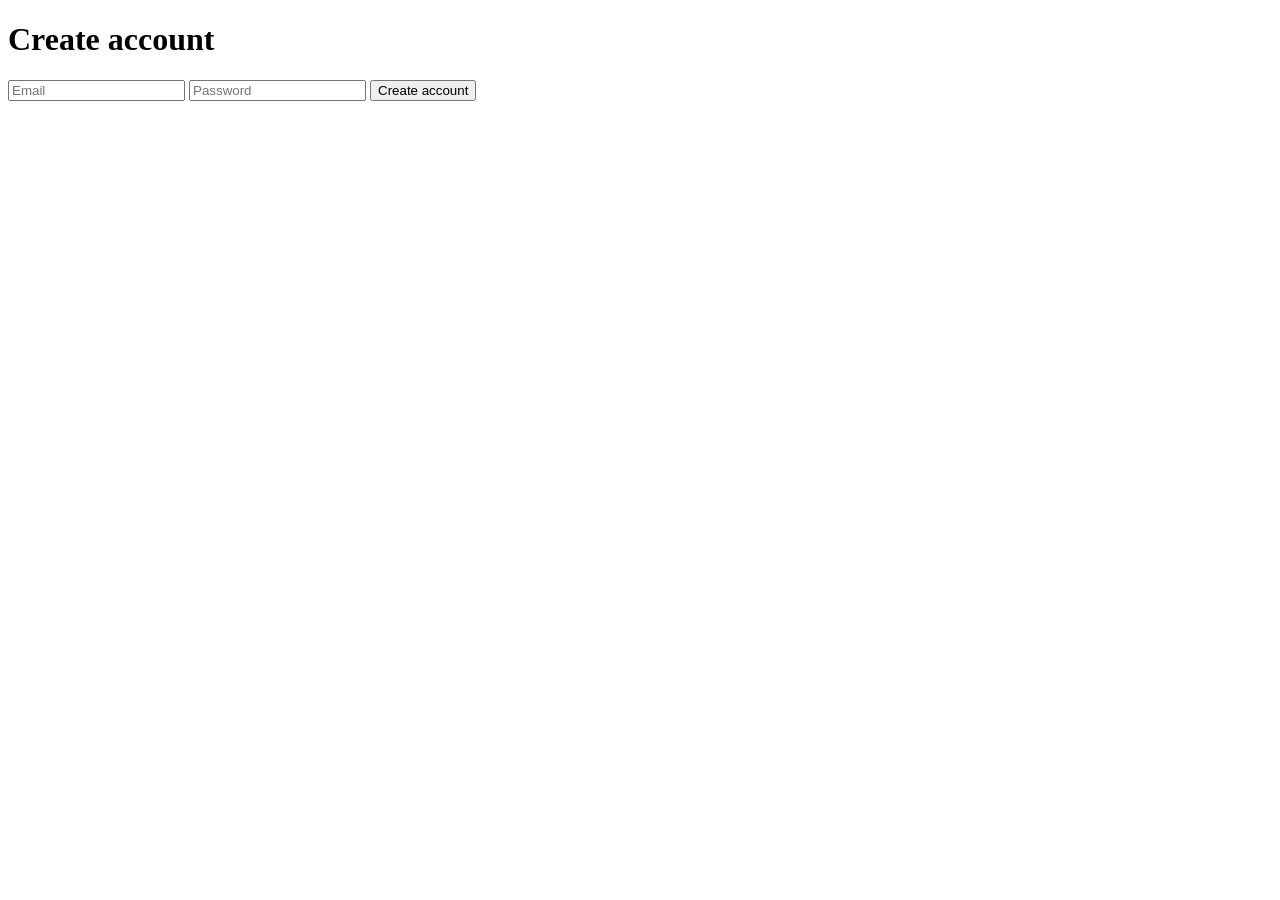
<file: register.html>
<!DOCTYPE html>
<html>
<head>
<title>Create account</title>
</head>

<body>

<h1>Create account</h1>

<input type="email" placeholder="Email">
<input type="password" placeholder="Password">

<button onclick="window.location.href='dashboard.html'">
Create account
</button>

</body>
</html>
</file>
